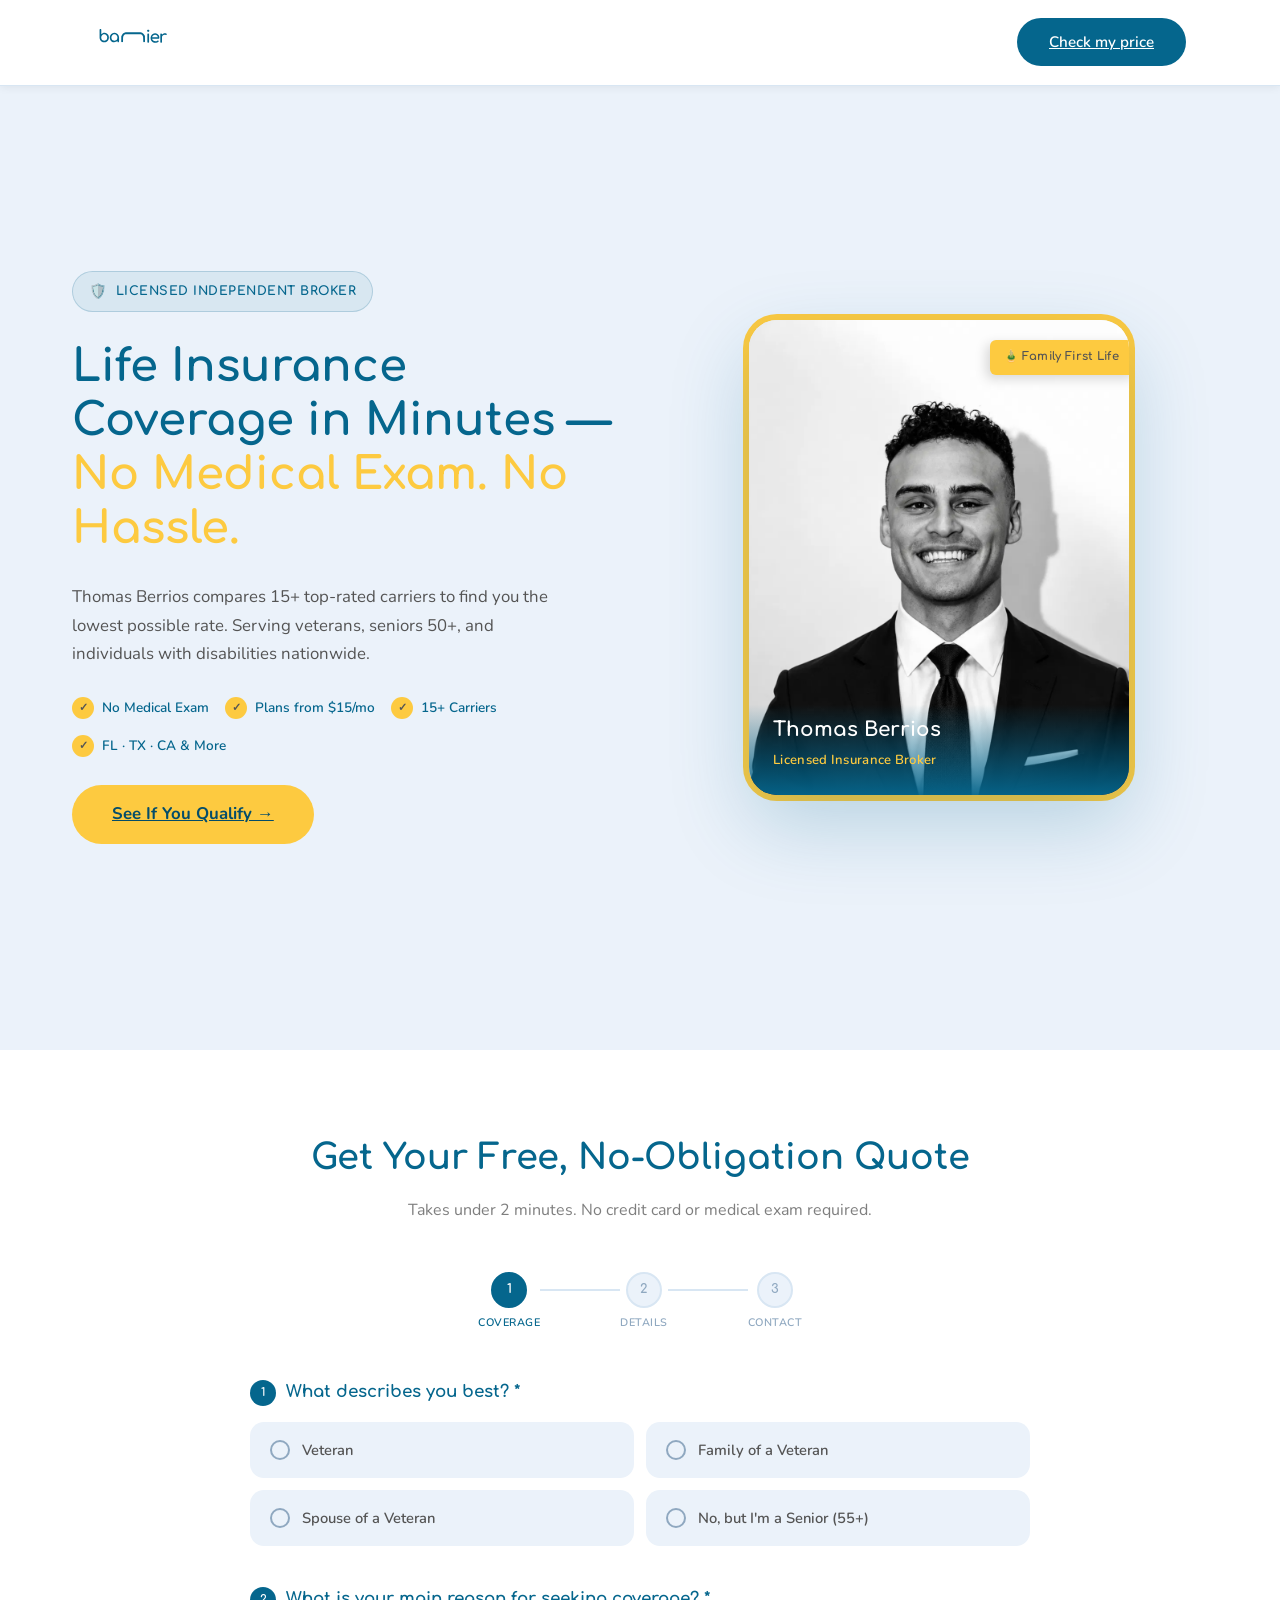
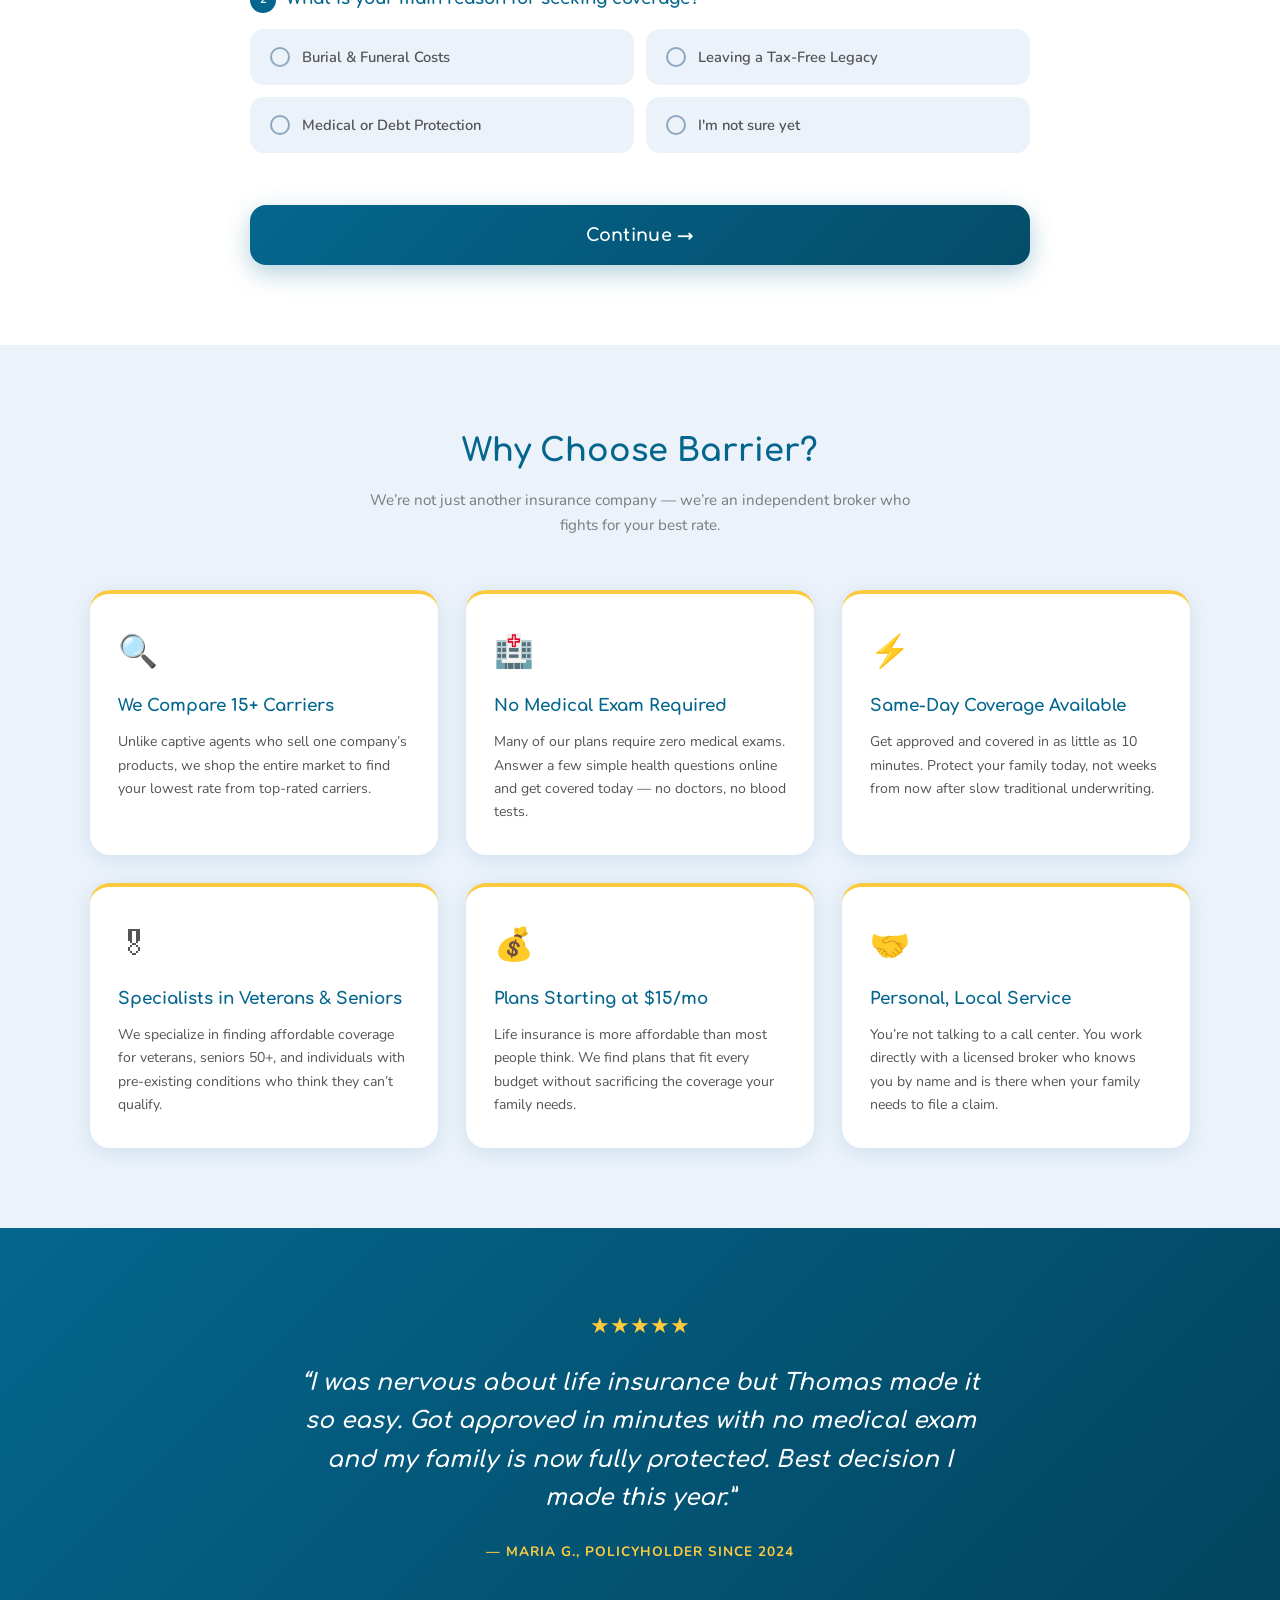
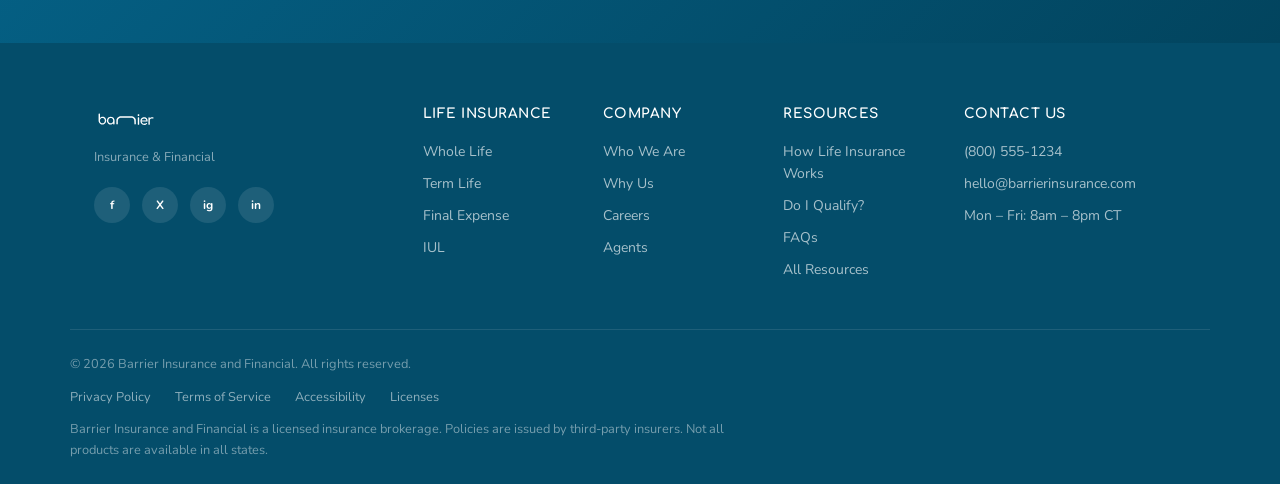
<file: index.html>
<!DOCTYPE html>
<!-- Website Agent: deploy test 2026-06-05 -->
<html lang="en">
<head>
  <meta charset="UTF-8" />
  <meta name="viewport" content="width=device-width, initial-scale=1.0" />
  <title>Barrier Insurance &amp; Financial — Get Your Free Quote</title>
  <link rel="icon" href="logo.svg" type="image/svg+xml" />
  <link rel="stylesheet" href="styles.css" />
  <link href="https://fonts.googleapis.com/css2?family=Comfortaa:wght@400;500;600;700&family=Nunito:wght@300;400;500;600;700;800&display=swap" rel="stylesheet" />
  <!-- Meta Pixel Code -->
  <script>
  !function(f,b,e,v,n,t,s)
  {if(f.fbq)return;n=f.fbq=function(){n.callMethod?
  n.callMethod.apply(n,arguments):n.queue.push(arguments)};
  if(!f._fbq)f._fbq=n;n.push=n;n.loaded=!0;n.version='2.0';
  n.queue=[];t=b.createElement(e);t.async=!0;
  t.src=v;s=b.getElementsByTagName(e)[0];
  s.parentNode.insertBefore(t,s)}(window, document,'script',
  'https://connect.facebook.net/en_US/fbevents.js');
  fbq('init', '1562633865295720');
  fbq('track', 'PageView');
  </script>
  <noscript><img height="1" width="1" style="display:none"
  src="https://www.facebook.com/tr?id=1562633865295720&ev=PageView&noscript=1"
  /></noscript>
  <!-- End Meta Pixel Code -->
</head>
<body>

  <!-- NAV -->
  <header class="nav-wrapper">
    <nav class="nav container">
      <a href="index.html" class="nav-logo">
        <img src="logo.svg" alt="Barrier Insurance and Financial" class="logo-img" />
      </a>
      <a href="index.html" class="btn-primary">Check my price</a>
    </nav>
  </header>

  <!-- HERO -->
  <section class="lp-hero" id="hero">
    <div class="lp-hero-inner">
      <div class="hero-left">
        <div class="hero-badge">Licensed Independent Broker</div>
        <h1>Life Insurance Coverage in Minutes &mdash; <em>No Medical Exam. No Hassle.</em></h1>
        <p>Thomas Berrios compares 15+ top-rated carriers to find you the lowest possible rate. Serving veterans, seniors 50+, and individuals with disabilities nationwide.</p>
        <div class="trust-row">
          <div class="trust-item"><span class="trust-check">&#10003;</span> No Medical Exam</div>
          <div class="trust-item"><span class="trust-check">&#10003;</span> Plans from $15/mo</div>
          <div class="trust-item"><span class="trust-check">&#10003;</span> 15+ Carriers</div>
          <div class="trust-item"><span class="trust-check">&#10003;</span> FL &middot; TX &middot; CA &amp; More</div>
        </div>
        <a href="#quote-form" class="btn-yellow btn-large lp-hero-cta">See If You Qualify &rarr;</a>
      </div>
      <div class="hero-right">
        <div class="photo-card">
          <div class="photo-tag">&#127885; Family First Life</div>
          <img src="imgs/thomas-profile.png" alt="Thomas Berrios — Licensed Insurance Broker" />
          <div class="photo-overlay">
            <div class="photo-name">Thomas Berrios</div>
            <div class="photo-title">Licensed Insurance Broker</div>
          </div>
        </div>
      </div>
    </div>
  </section>

  <!-- QUOTE FORM -->
  <section class="form-section" id="quote-form">
    <div class="form-container">
      <div class="form-header">
        <h2>Get Your Free, No-Obligation Quote</h2>
        <p>Takes under 2 minutes. No credit card or medical exam required.</p>
      </div>

      <div class="step-indicator">
        <div class="step active" id="step-dot-1">
          <div class="step-num">1</div>
          <div class="step-label">Coverage</div>
        </div>
        <div class="step-line" id="step-line-1"></div>
        <div class="step" id="step-dot-2">
          <div class="step-num">2</div>
          <div class="step-label">Details</div>
        </div>
        <div class="step-line" id="step-line-2"></div>
        <div class="step" id="step-dot-3">
          <div class="step-num">3</div>
          <div class="step-label">Contact</div>
        </div>
      </div>

      <form id="quoteForm">

        <!-- Step 1: Coverage -->
        <div class="form-step" id="form-step-1">
          <div class="q-block">
            <div class="q-label">
              <span class="q-num">1</span>
              What describes you best? *
            </div>
            <div class="options-grid" data-field="coverageType" data-required="true">
              <button type="button" class="opt-btn">Veteran</button>
              <button type="button" class="opt-btn">Family of a Veteran</button>
              <button type="button" class="opt-btn">Spouse of a Veteran</button>
              <button type="button" class="opt-btn">No, but I'm a Senior (55+)</button>
            </div>
          </div>
          <div class="q-block">
            <div class="q-label">
              <span class="q-num">2</span>
              What is your main reason for seeking coverage? *
            </div>
            <div class="options-grid" data-field="reason" data-required="true">
              <button type="button" class="opt-btn">Burial &amp; Funeral Costs</button>
              <button type="button" class="opt-btn">Leaving a Tax-Free Legacy</button>
              <button type="button" class="opt-btn">Medical or Debt Protection</button>
              <button type="button" class="opt-btn">I'm not sure yet</button>
            </div>
          </div>
          
          <button type="button" class="submit-btn step-next">Continue &rarr;</button>
        </div>

        <!-- Step 2: Details -->
        <div class="form-step" id="form-step-2" style="display:none">
          <div class="q-block">
            <div class="q-label">
              <span class="q-num">4</span>
              How would you describe your overall health in the last 2 years? *
            </div>
            <div class="options-grid" data-field="health" data-required="true">
              <button type="button" class="opt-btn">Excellent</button>
              <button type="button" class="opt-btn">Good</button>
              <button type="button" class="opt-btn">Fair</button>
              <button type="button" class="opt-btn">I have some conditions</button>
            </div>
          </div>
          <div class="q-block">
            <div class="q-label">
              <span class="q-num">5</span>
              Which monthly budget range best fits your financial goals for this protection? *
            </div>
            <div class="options-grid" data-field="budget" data-required="true">
              <button type="button" class="opt-btn">$75 &ndash; $125 / month (Standard Coverage)</button>
              <button type="button" class="opt-btn">$125 &ndash; $200 / month (Enhanced Coverage)</button>
              <button type="button" class="opt-btn">$200+ / month (Maximum Peace of Mind / Legacy)</button>
            </div>
          </div>
          <div class="q-block">
            <div class="q-label">
              <span class="q-num">6</span>
              Who will be your beneficiary? *
            </div>
            <input type="text" id="beneficiary" class="input-field" placeholder="Enter beneficiary name" required />
          </div>
          <div class="q-block">
            <div class="q-label">
              <span class="q-num">7</span>
              When are you looking to get coverage? *
            </div>
            <div class="options-grid" data-field="timeline" data-required="true">
              <button type="button" class="opt-btn">Immediately (24hrs &ndash; 48hrs)</button>
              <button type="button" class="opt-btn">Within a week</button>
              <button type="button" class="opt-btn">Within the next 30 days</button>
              <button type="button" class="opt-btn">Just researching</button>
            </div>
          </div>
          <button type="button" class="submit-btn step-next">Continue &rarr;</button>
        </div>

        <!-- Step 3: Contact -->
        <div class="form-step" id="form-step-3" style="display:none">
          <div class="q-block">
            <div class="q-label">
              <span class="q-num">8</span>
              Where should we send your quote?
            </div>
            <div class="input-row">
              <input type="text" id="firstName" class="input-field" placeholder="First Name" required />
              <input type="text" id="lastName" class="input-field" placeholder="Last Name" required />
            </div>
            <div class="input-row" style="margin-top:16px">
              <input type="tel" id="phoneNumber" class="input-field" placeholder="Phone Number" required />
              <input type="text" id="zipCode" class="input-field" placeholder="ZIP Code" required />
            </div>
            <input type="email" id="emailAddress" class="input-field" placeholder="Email Address" required style="margin-top:16px" />
          </div>
          <button type="submit" class="submit-btn">&#128274; Get My Free Quote &mdash; No Obligation</button>
          <p class="form-disclaimer">
            By submitting, you agree to our <a href="#">Privacy Policy</a> and <a href="#">Terms of Service</a>.
            We will never sell your information.
          </p>
        </div>

      </form>

      <!-- Success State -->
      <div class="success-screen" id="successScreen">
        <div class="success-icon">&#10003;</div>
        <h2>You&rsquo;re All Set!</h2>
        <p>Thomas will reach out within 24 hours with your personalized quote options. Want to connect sooner?</p>
        <div class="success-cta-row">
          <a href="sms:8135078715" class="btn-primary success-btn">&#128172; Text Me Now</a>
          <a href="https://calendar.app.google/cRn1Cy1Y43CQQ3EU6" target="_blank" rel="noopener" class="btn-yellow success-btn">&#128197; Book a Call</a>
        </div>
      </div>
    </div>
  </section>

  <!-- WHY BARRIER -->
  <section class="why-section">
    <div class="why-container">
      <h2 class="section-title">Why Choose Barrier?</h2>
      <p class="why-sub">We&rsquo;re not just another insurance company &mdash; we&rsquo;re an independent broker who fights for your best rate.</p>
      <div class="why-grid">
        <div class="why-card">
          <span class="why-icon">&#128269;</span>
          <h3>We Compare 15+ Carriers</h3>
          <p>Unlike captive agents who sell one company&rsquo;s products, we shop the entire market to find your lowest rate from top-rated carriers.</p>
        </div>
        <div class="why-card">
          <span class="why-icon">&#127973;</span>
          <h3>No Medical Exam Required</h3>
          <p>Many of our plans require zero medical exams. Answer a few simple health questions online and get covered today &mdash; no doctors, no blood tests.</p>
        </div>
        <div class="why-card">
          <span class="why-icon">&#9889;</span>
          <h3>Same-Day Coverage Available</h3>
          <p>Get approved and covered in as little as 10 minutes. Protect your family today, not weeks from now after slow traditional underwriting.</p>
        </div>
        <div class="why-card">
          <span class="why-icon">&#127894;</span>
          <h3>Specialists in Veterans &amp; Seniors</h3>
          <p>We specialize in finding affordable coverage for veterans, seniors 50+, and individuals with pre-existing conditions who think they can&rsquo;t qualify.</p>
        </div>
        <div class="why-card">
          <span class="why-icon">&#128176;</span>
          <h3>Plans Starting at $15/mo</h3>
          <p>Life insurance is more affordable than most people think. We find plans that fit every budget without sacrificing the coverage your family needs.</p>
        </div>
        <div class="why-card">
          <span class="why-icon">&#129309;</span>
          <h3>Personal, Local Service</h3>
          <p>You&rsquo;re not talking to a call center. You work directly with a licensed broker who knows you by name and is there when your family needs to file a claim.</p>
        </div>
      </div>
    </div>
  </section>

  <!-- TESTIMONIAL -->
  <section class="testimonial-section">
    <div class="stars">&#9733;&#9733;&#9733;&#9733;&#9733;</div>
    <blockquote>I was nervous about life insurance but Thomas made it so easy. Got approved in minutes with no medical exam and my family is now fully protected. Best decision I made this year.</blockquote>
    <div class="testimonial-author">&mdash; Maria G., Policyholder since 2024</div>
  </section>

  <!-- FOOTER -->
  <footer class="footer">
    <div class="container footer-grid">
      <div class="footer-col footer-brand">
        <img src="logo.svg" alt="Barrier Insurance and Financial" class="footer-logo" />
        <p class="footer-tagline">Insurance &amp; Financial</p>
        <div class="footer-social">
          <a href="#" aria-label="Facebook">f</a>
          <a href="#" aria-label="Twitter">X</a>
          <a href="#" aria-label="Instagram">ig</a>
          <a href="#" aria-label="LinkedIn">in</a>
        </div>
      </div>
      <div class="footer-col">
        <h4>Life Insurance</h4>
        <ul>
          <li><a href="whole-life.html">Whole Life</a></li>
          <li><a href="term-life.html">Term Life</a></li>
          <li><a href="final-expense.html">Final Expense</a></li>
          <li><a href="iul.html">IUL</a></li>
        </ul>
      </div>
      <div class="footer-col">
        <h4>Company</h4>
        <ul>
          <li><a href="#">Who We Are</a></li>
          <li><a href="#">Why Us</a></li>
          <li><a href="#">Careers</a></li>
          <li><a href="#">Agents</a></li>
        </ul>
      </div>
      <div class="footer-col">
        <h4>Resources</h4>
        <ul>
          <li><a href="#">How Life Insurance Works</a></li>
          <li><a href="#">Do I Qualify?</a></li>
          <li><a href="#">FAQs</a></li>
          <li><a href="#">All Resources</a></li>
        </ul>
      </div>
      <div class="footer-col">
        <h4>Contact Us</h4>
        <ul>
          <li><a href="tel:+18005551234">(800) 555-1234</a></li>
          <li><a href="mailto:hello@barrierinsurance.com">hello@barrierinsurance.com</a></li>
          <li>Mon &ndash; Fri: 8am &ndash; 8pm CT</li>
        </ul>
      </div>
    </div>
    <div class="footer-legal container">
      <p>&copy; 2026 Barrier Insurance and Financial. All rights reserved.</p>
      <div class="footer-legal-links">
        <a href="#">Privacy Policy</a>
        <a href="#">Terms of Service</a>
        <a href="#">Accessibility</a>
        <a href="#">Licenses</a>
      </div>
      <p class="legal-disclaimer">Barrier Insurance and Financial is a licensed insurance brokerage. Policies are issued by third-party insurers. Not all products are available in all states.</p>
    </div>
  </footer>

  <script src="script.js"></script>
</body>
</html>
</file>
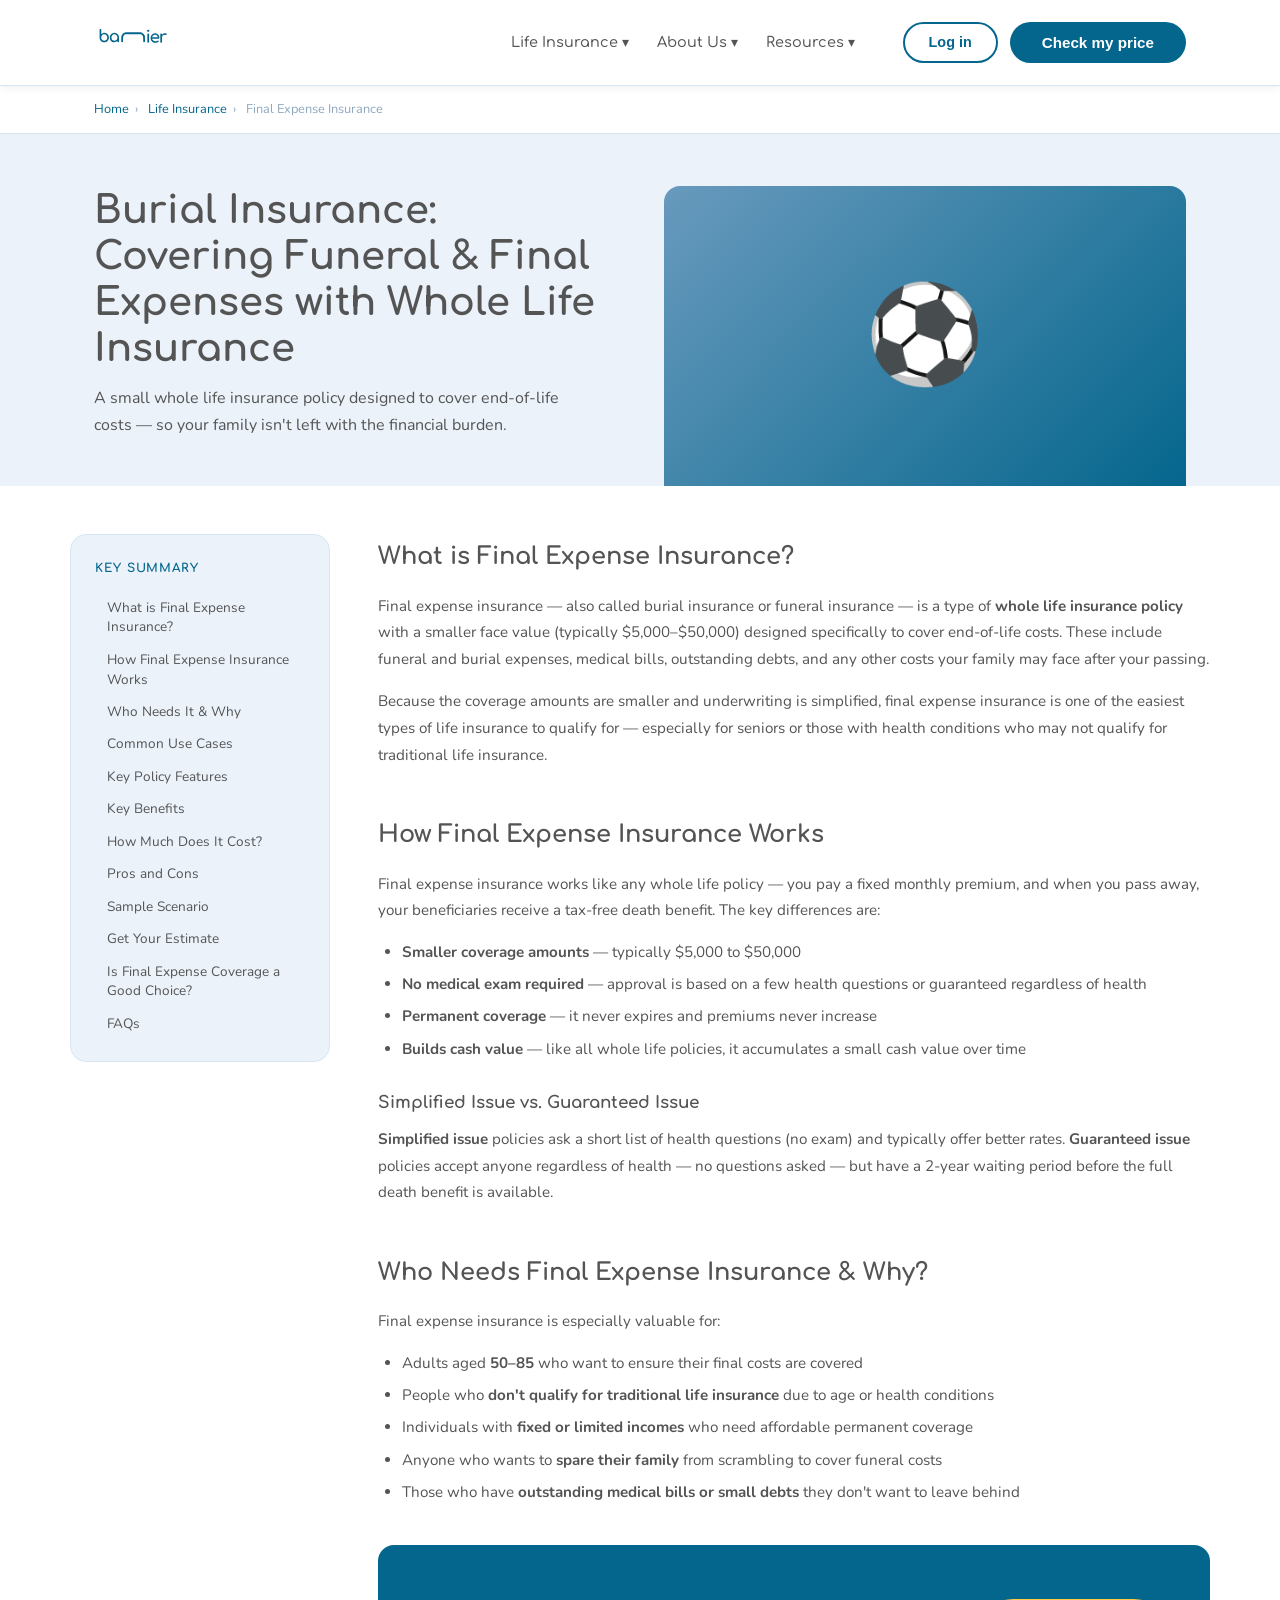
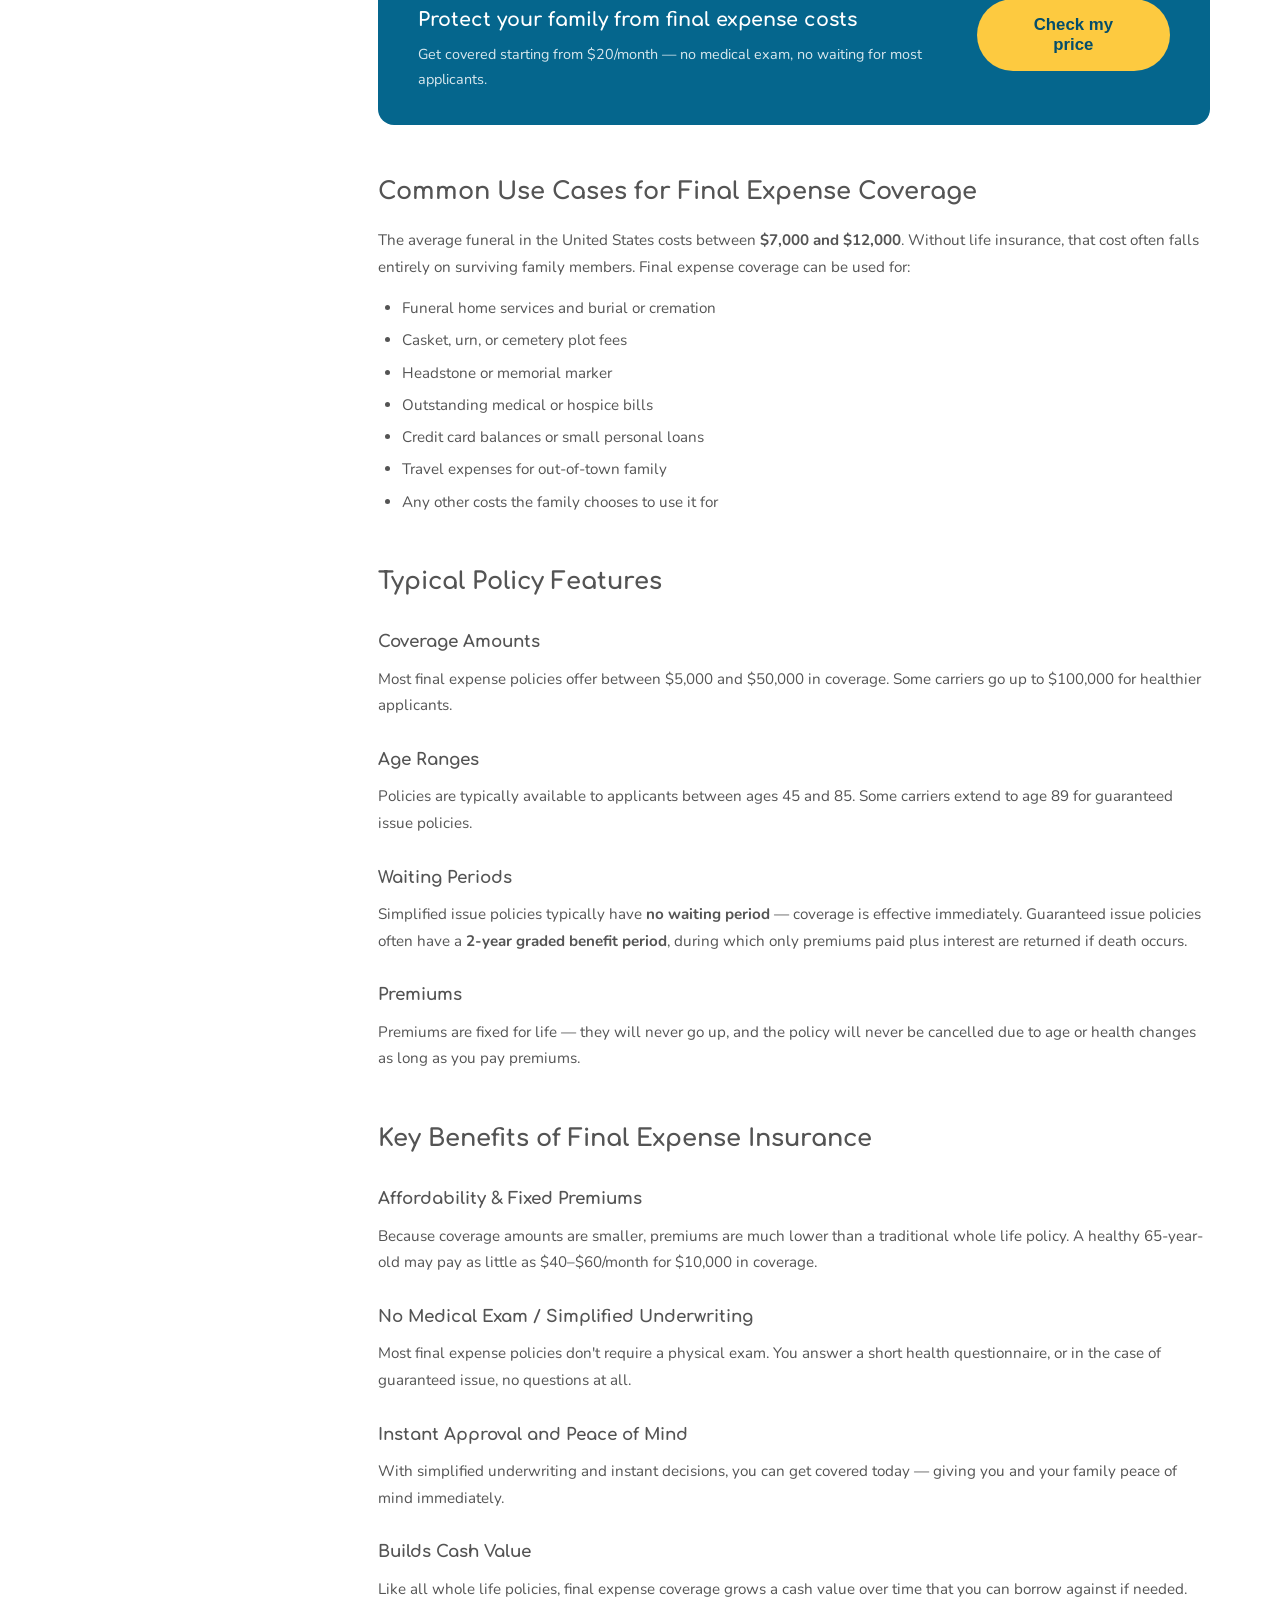
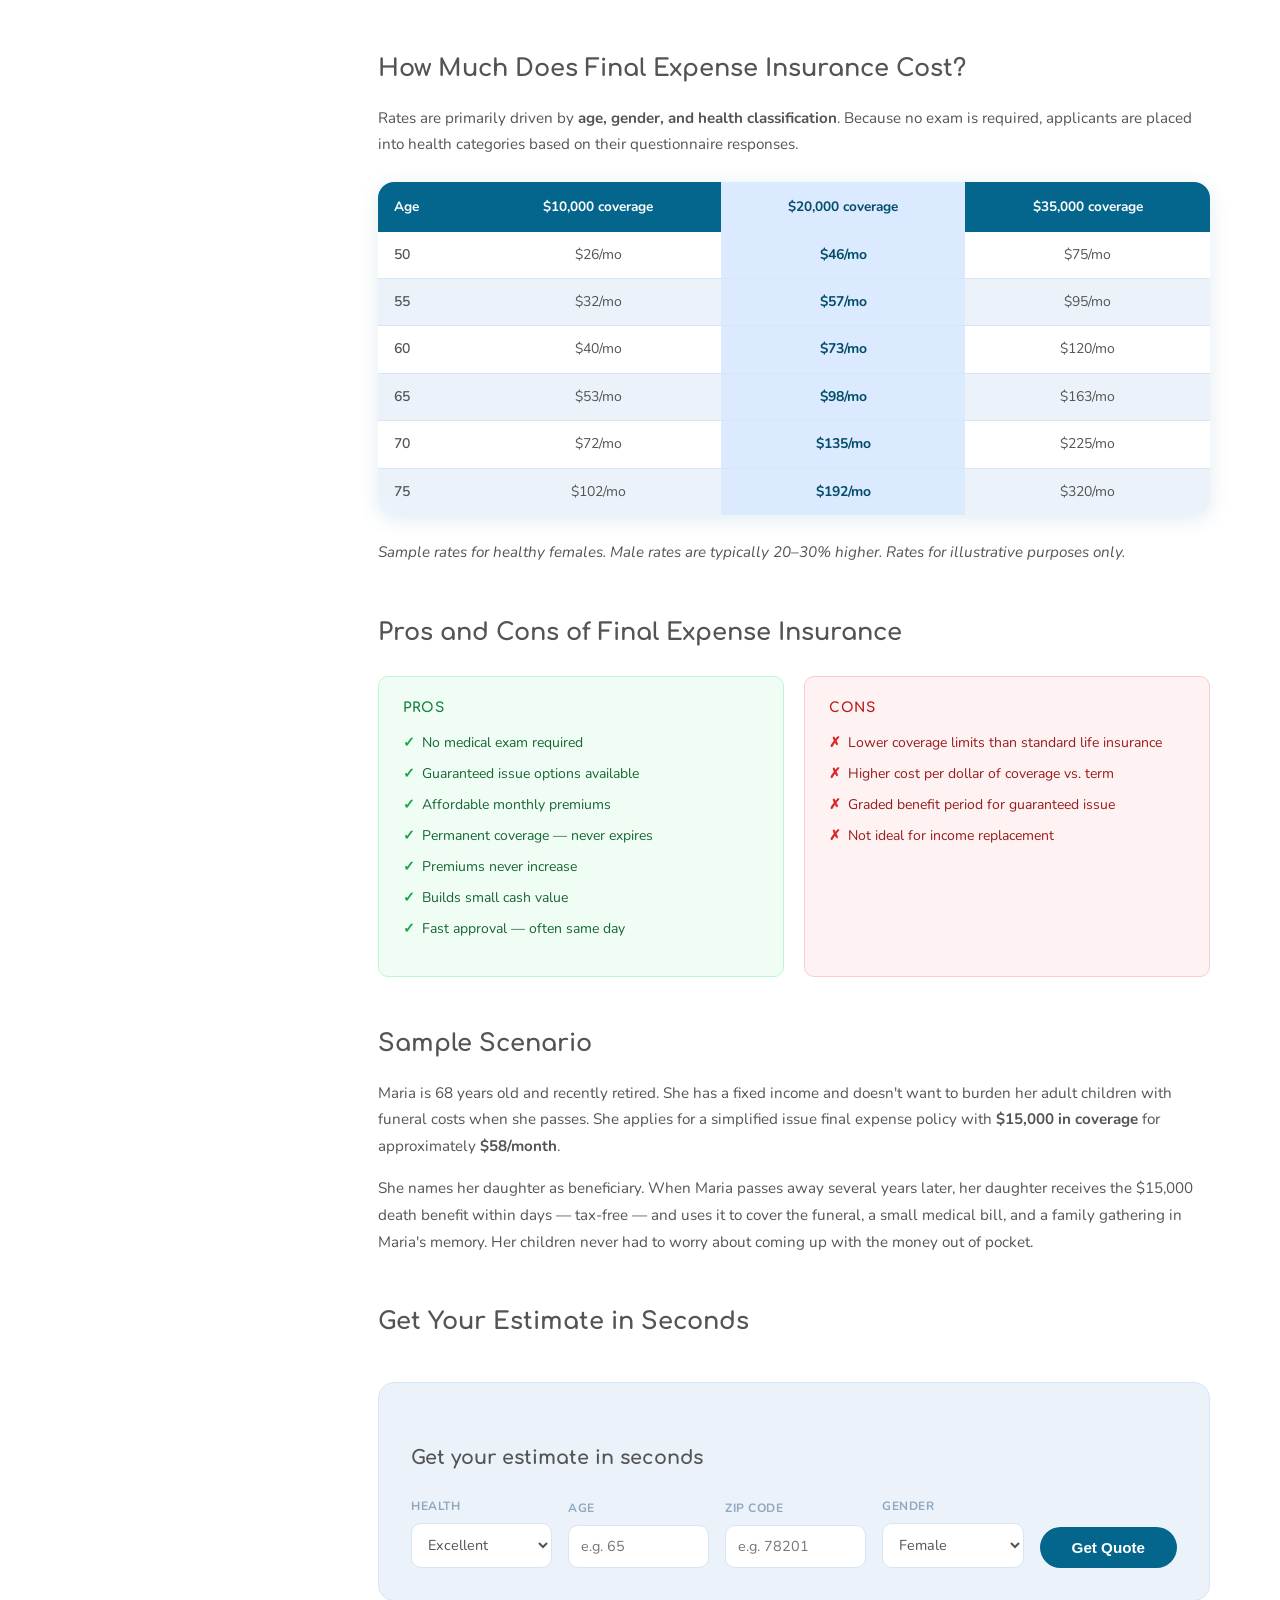
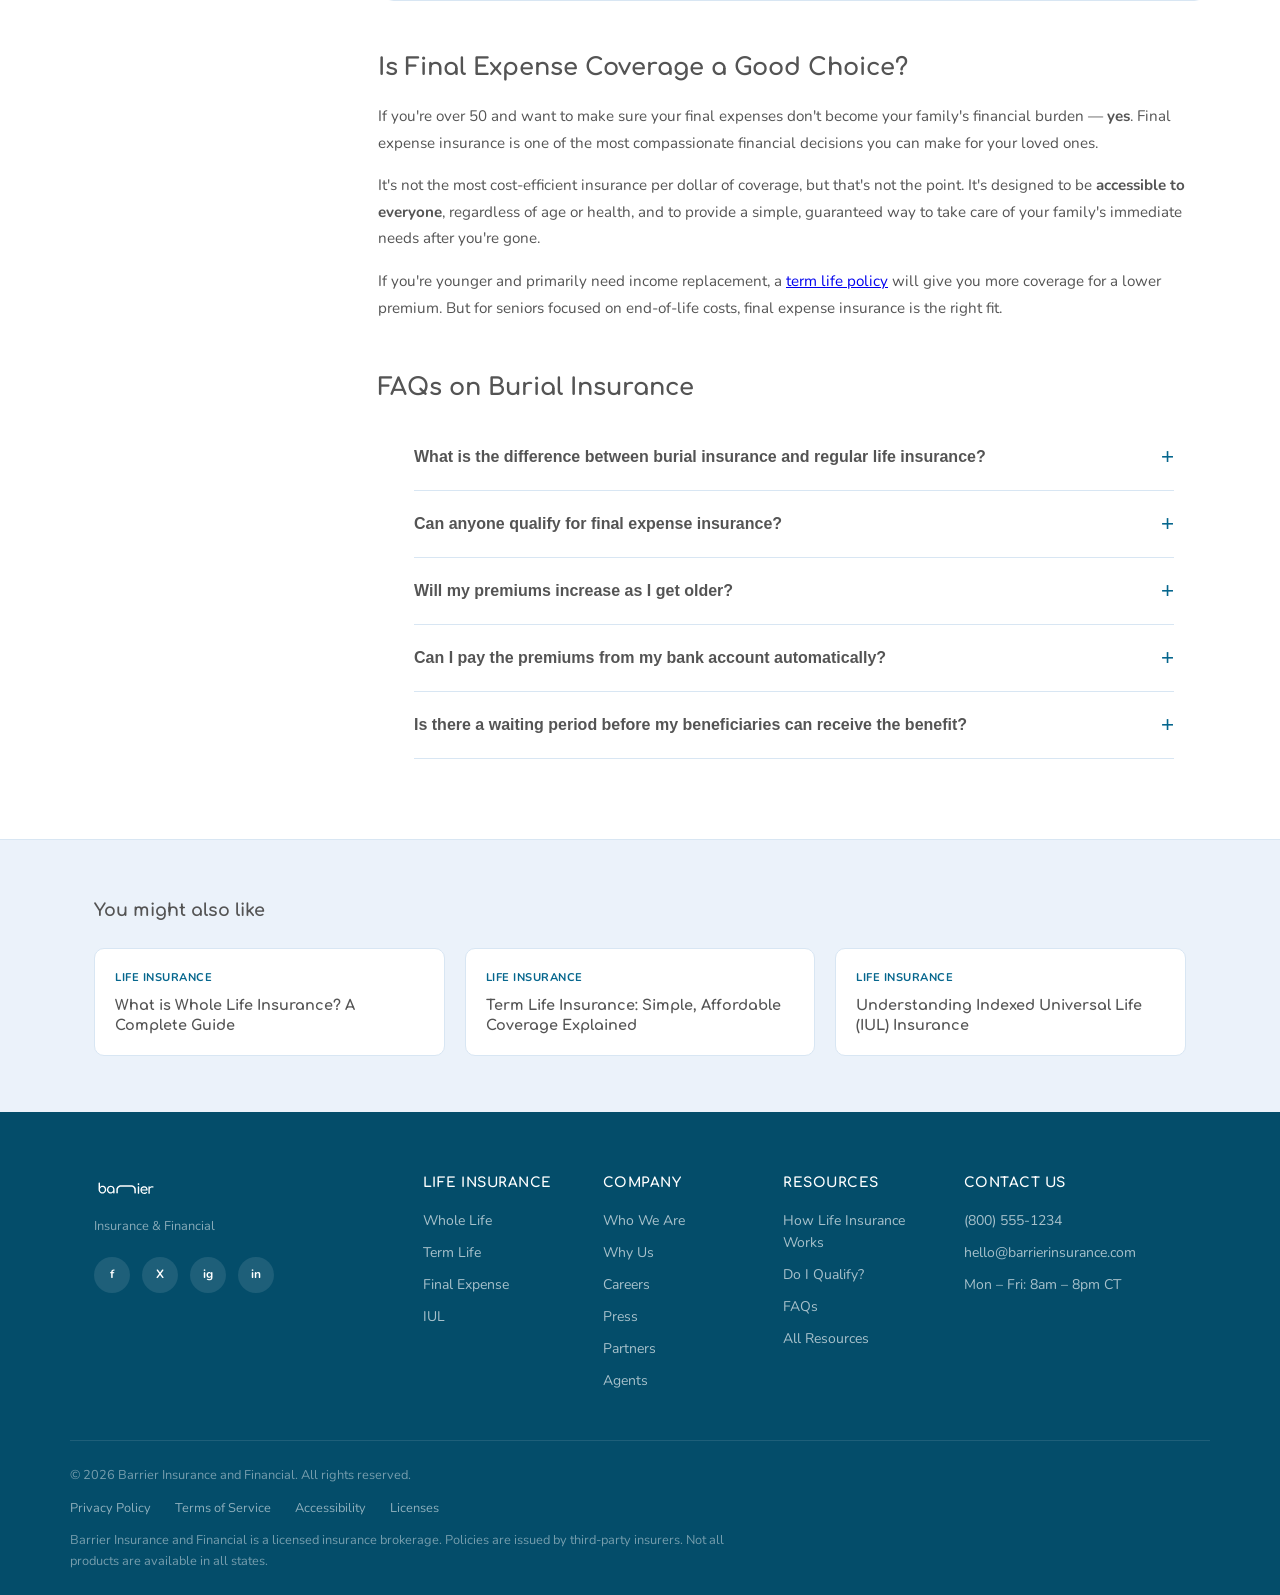
<file: final-expense.html>
<!DOCTYPE html>
<html lang="en">
<head>
  <meta charset="UTF-8" />
  <meta name="viewport" content="width=device-width, initial-scale=1.0" />
  <title>Final Expense Insurance — Barrier Insurance and Financial</title>
  <link rel="icon" href="logo.svg" type="image/svg+xml" />
  <link rel="stylesheet" href="styles.css" />
  <link href="https://fonts.googleapis.com/css2?family=Comfortaa:wght@400;500;600;700&family=Nunito:wght@300;400;500;600;700;800&display=swap" rel="stylesheet" />
  <!-- Meta Pixel Code -->
  <script>
  !function(f,b,e,v,n,t,s)
  {if(f.fbq)return;n=f.fbq=function(){n.callMethod?
  n.callMethod.apply(n,arguments):n.queue.push(arguments)};
  if(!f._fbq)f._fbq=n;n.push=n;n.loaded=!0;n.version='2.0';
  n.queue=[];t=b.createElement(e);t.async=!0;
  t.src=v;s=b.getElementsByTagName(e)[0];
  s.parentNode.insertBefore(t,s)}(window, document,'script',
  'https://connect.facebook.net/en_US/fbevents.js');
  fbq('init', '1562633865295720');
  fbq('track', 'PageView');
  </script>
  <noscript><img height="1" width="1" style="display:none"
  src="https://www.facebook.com/tr?id=1562633865295720&ev=PageView&noscript=1"
  /></noscript>
  <!-- End Meta Pixel Code -->
</head>
<body>

  <!-- NAV -->
  <header class="nav-wrapper">
    <nav class="nav container">
      <a href="index.html" class="nav-logo">
        <img src="logo.svg" alt="Barrier Insurance and Financial" class="logo-img" />
      </a>
      <ul class="nav-links">
        <li class="nav-dropdown">
          <a href="#">Life Insurance &#9662;</a>
          <ul class="dropdown-menu">
            <li><a href="whole-life.html">Whole Life</a></li>
            <li><a href="term-life.html">Term Life</a></li>
            <li><a href="final-expense.html">Final Expense</a></li>
            <li><a href="iul.html">IUL</a></li>
          </ul>
        </li>
        <li class="nav-dropdown">
          <a href="#">About Us &#9662;</a>
          <ul class="dropdown-menu">
            <li><a href="#">Who We Are</a></li>
            <li><a href="#">Why Us</a></li>
          </ul>
        </li>
        <li class="nav-dropdown">
          <a href="#">Resources &#9662;</a>
          <ul class="dropdown-menu">
            <li><a href="#">How Life Insurance Works</a></li>
            <li><a href="#">Do I Qualify?</a></li>
            <li><a href="#">All Resources</a></li>
          </ul>
        </li>
      </ul>
      <div class="nav-actions">
        <button class="btn-ghost">Log in</button>
        <button class="btn-primary">Check my price</button>
      </div>
      <button class="nav-hamburger" id="menuToggle" aria-label="Open menu">&#9776;</button>
    </nav>
    <div class="mobile-menu" id="mobileMenu">
      <span class="mobile-section">Life Insurance</span>
      <a href="whole-life.html" class="mobile-sub">Whole Life</a>
      <a href="term-life.html" class="mobile-sub">Term Life</a>
      <a href="final-expense.html" class="mobile-sub">Final Expense</a>
      <a href="iul.html" class="mobile-sub">IUL</a>
      <span class="mobile-section">About Us</span>
      <a href="#" class="mobile-sub">Who We Are</a>
      <a href="#" class="mobile-sub">Why Us</a>
      <span class="mobile-section">Resources</span>
      <a href="#" class="mobile-sub">How Life Insurance Works</a>
      <a href="#" class="mobile-sub">Do I Qualify?</a>
      <a href="#" class="mobile-sub">All Resources</a>
      <a href="#" class="mobile-cta">Check my price</a>
    </div>
  </header>

  <!-- BREADCRUMB -->
  <div class="breadcrumb">
    <div class="container">
      <a href="index.html">Home</a><span class="sep">›</span>
      <a href="#">Life Insurance</a><span class="sep">›</span>
      Final Expense Insurance
    </div>
  </div>

  <!-- HERO -->
  <section class="article-hero">
    <div class="container article-hero-inner">
      <div class="article-hero-content">
        <h1>Burial Insurance: Covering Funeral &amp; Final Expenses with Whole Life Insurance</h1>
        <p>A small whole life insurance policy designed to cover end-of-life costs — so your family isn't left with the financial burden.</p>
      </div>
      <div class="article-hero-img">&#9917;</div>
    </div>
  </section>

  <!-- ARTICLE LAYOUT -->
  <div class="container article-layout">

    <!-- SIDEBAR TOC -->
    <aside class="toc-sidebar">
      <div class="toc-box">
        <h4>Key Summary</h4>
        <ul>
          <li><a href="#what-is">What is Final Expense Insurance?</a></li>
          <li><a href="#how-it-works">How Final Expense Insurance Works</a></li>
          <li><a href="#who-needs">Who Needs It &amp; Why</a></li>
          <li><a href="#coverage">Common Use Cases</a></li>
          <li><a href="#key-features">Key Policy Features</a></li>
          <li><a href="#key-benefits">Key Benefits</a></li>
          <li><a href="#how-much">How Much Does It Cost?</a></li>
          <li><a href="#pros-cons">Pros and Cons</a></li>
          <li><a href="#sample">Sample Scenario</a></li>
          <li><a href="#estimate">Get Your Estimate</a></li>
          <li><a href="#is-it-worth">Is Final Expense Coverage a Good Choice?</a></li>
          <li><a href="#faq">FAQs</a></li>
        </ul>
      </div>
    </aside>

    <!-- MAIN CONTENT -->
    <article class="article-content">

      <h2 id="what-is">What is Final Expense Insurance?</h2>
      <p>Final expense insurance — also called burial insurance or funeral insurance — is a type of <strong>whole life insurance policy</strong> with a smaller face value (typically $5,000–$50,000) designed specifically to cover end-of-life costs. These include funeral and burial expenses, medical bills, outstanding debts, and any other costs your family may face after your passing.</p>
      <p>Because the coverage amounts are smaller and underwriting is simplified, final expense insurance is one of the easiest types of life insurance to qualify for — especially for seniors or those with health conditions who may not qualify for traditional life insurance.</p>

      <h2 id="how-it-works">How Final Expense Insurance Works</h2>
      <p>Final expense insurance works like any whole life policy — you pay a fixed monthly premium, and when you pass away, your beneficiaries receive a tax-free death benefit. The key differences are:</p>
      <ul>
        <li><strong>Smaller coverage amounts</strong> — typically $5,000 to $50,000</li>
        <li><strong>No medical exam required</strong> — approval is based on a few health questions or guaranteed regardless of health</li>
        <li><strong>Permanent coverage</strong> — it never expires and premiums never increase</li>
        <li><strong>Builds cash value</strong> — like all whole life policies, it accumulates a small cash value over time</li>
      </ul>
      <h3>Simplified Issue vs. Guaranteed Issue</h3>
      <p><strong>Simplified issue</strong> policies ask a short list of health questions (no exam) and typically offer better rates. <strong>Guaranteed issue</strong> policies accept anyone regardless of health — no questions asked — but have a 2-year waiting period before the full death benefit is available.</p>

      <h2 id="who-needs">Who Needs Final Expense Insurance &amp; Why?</h2>
      <p>Final expense insurance is especially valuable for:</p>
      <ul>
        <li>Adults aged <strong>50–85</strong> who want to ensure their final costs are covered</li>
        <li>People who <strong>don't qualify for traditional life insurance</strong> due to age or health conditions</li>
        <li>Individuals with <strong>fixed or limited incomes</strong> who need affordable permanent coverage</li>
        <li>Anyone who wants to <strong>spare their family</strong> from scrambling to cover funeral costs</li>
        <li>Those who have <strong>outstanding medical bills or small debts</strong> they don't want to leave behind</li>
      </ul>

      <!-- CTA BOX -->
      <div class="article-cta">
        <div class="article-cta-text">
          <h3>Protect your family from final expense costs</h3>
          <p>Get covered starting from $20/month — no medical exam, no waiting for most applicants.</p>
        </div>
        <button class="btn-yellow btn-large">Check my price</button>
      </div>

      <h2 id="coverage">Common Use Cases for Final Expense Coverage</h2>
      <p>The average funeral in the United States costs between <strong>$7,000 and $12,000</strong>. Without life insurance, that cost often falls entirely on surviving family members. Final expense coverage can be used for:</p>
      <ul>
        <li>Funeral home services and burial or cremation</li>
        <li>Casket, urn, or cemetery plot fees</li>
        <li>Headstone or memorial marker</li>
        <li>Outstanding medical or hospice bills</li>
        <li>Credit card balances or small personal loans</li>
        <li>Travel expenses for out-of-town family</li>
        <li>Any other costs the family chooses to use it for</li>
      </ul>

      <h2 id="key-features">Typical Policy Features</h2>
      <h3>Coverage Amounts</h3>
      <p>Most final expense policies offer between $5,000 and $50,000 in coverage. Some carriers go up to $100,000 for healthier applicants.</p>
      <h3>Age Ranges</h3>
      <p>Policies are typically available to applicants between ages 45 and 85. Some carriers extend to age 89 for guaranteed issue policies.</p>
      <h3>Waiting Periods</h3>
      <p>Simplified issue policies typically have <strong>no waiting period</strong> — coverage is effective immediately. Guaranteed issue policies often have a <strong>2-year graded benefit period</strong>, during which only premiums paid plus interest are returned if death occurs.</p>
      <h3>Premiums</h3>
      <p>Premiums are fixed for life — they will never go up, and the policy will never be cancelled due to age or health changes as long as you pay premiums.</p>

      <h2 id="key-benefits">Key Benefits of Final Expense Insurance</h2>
      <h3>Affordability &amp; Fixed Premiums</h3>
      <p>Because coverage amounts are smaller, premiums are much lower than a traditional whole life policy. A healthy 65-year-old may pay as little as $40–$60/month for $10,000 in coverage.</p>
      <h3>No Medical Exam / Simplified Underwriting</h3>
      <p>Most final expense policies don't require a physical exam. You answer a short health questionnaire, or in the case of guaranteed issue, no questions at all.</p>
      <h3>Instant Approval and Peace of Mind</h3>
      <p>With simplified underwriting and instant decisions, you can get covered today — giving you and your family peace of mind immediately.</p>
      <h3>Builds Cash Value</h3>
      <p>Like all whole life policies, final expense coverage grows a cash value over time that you can borrow against if needed.</p>

      <h2 id="how-much">How Much Does Final Expense Insurance Cost?</h2>
      <p>Rates are primarily driven by <strong>age, gender, and health classification</strong>. Because no exam is required, applicants are placed into health categories based on their questionnaire responses.</p>

      <table class="pricing-table">
        <thead>
          <tr>
            <th>Age</th>
            <th>$10,000 coverage</th>
            <th class="col-highlight">$20,000 coverage</th>
            <th>$35,000 coverage</th>
          </tr>
        </thead>
        <tbody>
          <tr>
            <td>50</td>
            <td>$26/mo</td>
            <td class="col-highlight">$46/mo</td>
            <td>$75/mo</td>
          </tr>
          <tr>
            <td>55</td>
            <td>$32/mo</td>
            <td class="col-highlight">$57/mo</td>
            <td>$95/mo</td>
          </tr>
          <tr>
            <td>60</td>
            <td>$40/mo</td>
            <td class="col-highlight">$73/mo</td>
            <td>$120/mo</td>
          </tr>
          <tr>
            <td>65</td>
            <td>$53/mo</td>
            <td class="col-highlight">$98/mo</td>
            <td>$163/mo</td>
          </tr>
          <tr>
            <td>70</td>
            <td>$72/mo</td>
            <td class="col-highlight">$135/mo</td>
            <td>$225/mo</td>
          </tr>
          <tr>
            <td>75</td>
            <td>$102/mo</td>
            <td class="col-highlight">$192/mo</td>
            <td>$320/mo</td>
          </tr>
        </tbody>
      </table>
      <p><em>Sample rates for healthy females. Male rates are typically 20–30% higher. Rates for illustrative purposes only.</em></p>

      <h2 id="pros-cons">Pros and Cons of Final Expense Insurance</h2>
      <div class="pros-cons">
        <div class="pros-box">
          <h4>Pros</h4>
          <ul>
            <li>No medical exam required</li>
            <li>Guaranteed issue options available</li>
            <li>Affordable monthly premiums</li>
            <li>Permanent coverage — never expires</li>
            <li>Premiums never increase</li>
            <li>Builds small cash value</li>
            <li>Fast approval — often same day</li>
          </ul>
        </div>
        <div class="cons-box">
          <h4>Cons</h4>
          <ul>
            <li>Lower coverage limits than standard life insurance</li>
            <li>Higher cost per dollar of coverage vs. term</li>
            <li>Graded benefit period for guaranteed issue</li>
            <li>Not ideal for income replacement</li>
          </ul>
        </div>
      </div>

      <h2 id="sample">Sample Scenario</h2>
      <p>Maria is 68 years old and recently retired. She has a fixed income and doesn't want to burden her adult children with funeral costs when she passes. She applies for a simplified issue final expense policy with <strong>$15,000 in coverage</strong> for approximately <strong>$58/month</strong>.</p>
      <p>She names her daughter as beneficiary. When Maria passes away several years later, her daughter receives the $15,000 death benefit within days — tax-free — and uses it to cover the funeral, a small medical bill, and a family gathering in Maria's memory. Her children never had to worry about coming up with the money out of pocket.</p>

      <h2 id="estimate">Get Your Estimate in Seconds</h2>
      <div class="estimate-widget">
        <h3>Get your estimate in seconds</h3>
        <div class="estimate-form">
          <div class="estimate-field">
            <label>Health</label>
            <select>
              <option>Excellent</option>
              <option>Good</option>
              <option>Average</option>
            </select>
          </div>
          <div class="estimate-field">
            <label>Age</label>
            <input type="number" placeholder="e.g. 65" min="45" max="89" />
          </div>
          <div class="estimate-field">
            <label>Zip Code</label>
            <input type="text" placeholder="e.g. 78201" maxlength="5" />
          </div>
          <div class="estimate-field">
            <label>Gender</label>
            <select>
              <option>Female</option>
              <option>Male</option>
            </select>
          </div>
          <div>
            <button class="btn-primary" style="white-space:nowrap">Get Quote</button>
          </div>
        </div>
      </div>

      <h2 id="is-it-worth">Is Final Expense Coverage a Good Choice?</h2>
      <p>If you're over 50 and want to make sure your final expenses don't become your family's financial burden — <strong>yes</strong>. Final expense insurance is one of the most compassionate financial decisions you can make for your loved ones.</p>
      <p>It's not the most cost-efficient insurance per dollar of coverage, but that's not the point. It's designed to be <strong>accessible to everyone</strong>, regardless of age or health, and to provide a simple, guaranteed way to take care of your family's immediate needs after you're gone.</p>
      <p>If you're younger and primarily need income replacement, a <a href="term-life.html">term life policy</a> will give you more coverage for a lower premium. But for seniors focused on end-of-life costs, final expense insurance is the right fit.</p>

      <!-- FAQ -->
      <h2 id="faq">FAQs on Burial Insurance</h2>
      <div class="faq-list">
        <div class="faq-item">
          <button class="faq-question" aria-expanded="false">
            What is the difference between burial insurance and regular life insurance?
            <span class="faq-icon">+</span>
          </button>
          <div class="faq-answer">
            <p>Burial insurance is a type of whole life insurance with smaller coverage amounts (usually $5,000–$50,000) designed specifically for final expenses. Regular life insurance can provide much larger death benefits and is often used for income replacement. Burial insurance requires little to no underwriting, making it accessible to older adults and those with health issues.</p>
          </div>
        </div>
        <div class="faq-item">
          <button class="faq-question" aria-expanded="false">
            Can anyone qualify for final expense insurance?
            <span class="faq-icon">+</span>
          </button>
          <div class="faq-answer">
            <p>Simplified issue policies accept most applicants based on a short health questionnaire. Guaranteed issue policies accept everyone between eligible ages (typically 45–85) with no health questions at all. This makes final expense coverage available to virtually anyone.</p>
          </div>
        </div>
        <div class="faq-item">
          <button class="faq-question" aria-expanded="false">
            Will my premiums increase as I get older?
            <span class="faq-icon">+</span>
          </button>
          <div class="faq-answer">
            <p>No. Final expense insurance is a whole life policy — your premiums are fixed for the life of the policy and will never increase, regardless of your age or any changes to your health.</p>
          </div>
        </div>
        <div class="faq-item">
          <button class="faq-question" aria-expanded="false">
            Can I pay the premiums from my bank account automatically?
            <span class="faq-icon">+</span>
          </button>
          <div class="faq-answer">
            <p>Yes. Most carriers offer automatic bank draft (ACH) payments. This is the most convenient option and often comes with a small premium discount. You can also pay by check or money order in most cases.</p>
          </div>
        </div>
        <div class="faq-item">
          <button class="faq-question" aria-expanded="false">
            Is there a waiting period before my beneficiaries can receive the benefit?
            <span class="faq-icon">+</span>
          </button>
          <div class="faq-answer">
            <p>It depends on the policy type. <strong>Simplified issue</strong> policies typically have no waiting period — coverage is effective immediately. <strong>Guaranteed issue</strong> policies usually have a 2-year graded benefit period: if you pass away in the first two years, your beneficiaries receive the premiums paid plus interest (not the full death benefit). After the two years, the full benefit is paid.</p>
          </div>
        </div>
      </div>

    </article>
  </div>

  <!-- RELATED ARTICLES -->
  <section class="related-articles">
    <div class="container">
      <h3>You might also like</h3>
      <div class="related-grid">
        <a href="whole-life.html" class="related-card">
          <span class="tag">Life Insurance</span>
          <h4>What is Whole Life Insurance? A Complete Guide</h4>
        </a>
        <a href="term-life.html" class="related-card">
          <span class="tag">Life Insurance</span>
          <h4>Term Life Insurance: Simple, Affordable Coverage Explained</h4>
        </a>
        <a href="iul.html" class="related-card">
          <span class="tag">Life Insurance</span>
          <h4>Understanding Indexed Universal Life (IUL) Insurance</h4>
        </a>
      </div>
    </div>
  </section>

  <!-- FOOTER -->
  <footer class="footer">
    <div class="container footer-grid">
      <div class="footer-col footer-brand">
        <img src="logo.svg" alt="Barrier Insurance and Financial" class="footer-logo" />
        <p class="footer-tagline">Insurance &amp; Financial</p>
        <div class="footer-social">
          <a href="#" aria-label="Facebook">f</a>
          <a href="#" aria-label="Twitter">X</a>
          <a href="#" aria-label="Instagram">ig</a>
          <a href="#" aria-label="LinkedIn">in</a>
        </div>
      </div>
      <div class="footer-col">
        <h4>Life Insurance</h4>
        <ul>
          <li><a href="whole-life.html">Whole Life</a></li>
          <li><a href="term-life.html">Term Life</a></li>
          <li><a href="final-expense.html">Final Expense</a></li>
          <li><a href="iul.html">IUL</a></li>
        </ul>
      </div>
      <div class="footer-col">
        <h4>Company</h4>
        <ul>
          <li><a href="#">Who We Are</a></li>
          <li><a href="#">Why Us</a></li>
          <li><a href="#">Careers</a></li>
          <li><a href="#">Press</a></li>
          <li><a href="#">Partners</a></li>
          <li><a href="#">Agents</a></li>
        </ul>
      </div>
      <div class="footer-col">
        <h4>Resources</h4>
        <ul>
          <li><a href="#">How Life Insurance Works</a></li>
          <li><a href="#">Do I Qualify?</a></li>
          <li><a href="#">FAQs</a></li>
          <li><a href="#">All Resources</a></li>
        </ul>
      </div>
      <div class="footer-col">
        <h4>Contact Us</h4>
        <ul>
          <li><a href="tel:+18005551234">(800) 555-1234</a></li>
          <li><a href="mailto:hello@barrierinsurance.com">hello@barrierinsurance.com</a></li>
          <li>Mon – Fri: 8am – 8pm CT</li>
        </ul>
      </div>
    </div>
    <div class="footer-legal container">
      <p>&copy; 2026 Barrier Insurance and Financial. All rights reserved.</p>
      <div class="footer-legal-links">
        <a href="#">Privacy Policy</a>
        <a href="#">Terms of Service</a>
        <a href="#">Accessibility</a>
        <a href="#">Licenses</a>
      </div>
      <p class="legal-disclaimer">Barrier Insurance and Financial is a licensed insurance brokerage. Policies are issued by third-party insurers. Not all products are available in all states.</p>
    </div>
  </footer>

  <script src="script.js"></script>
</body>
</html>
</file>
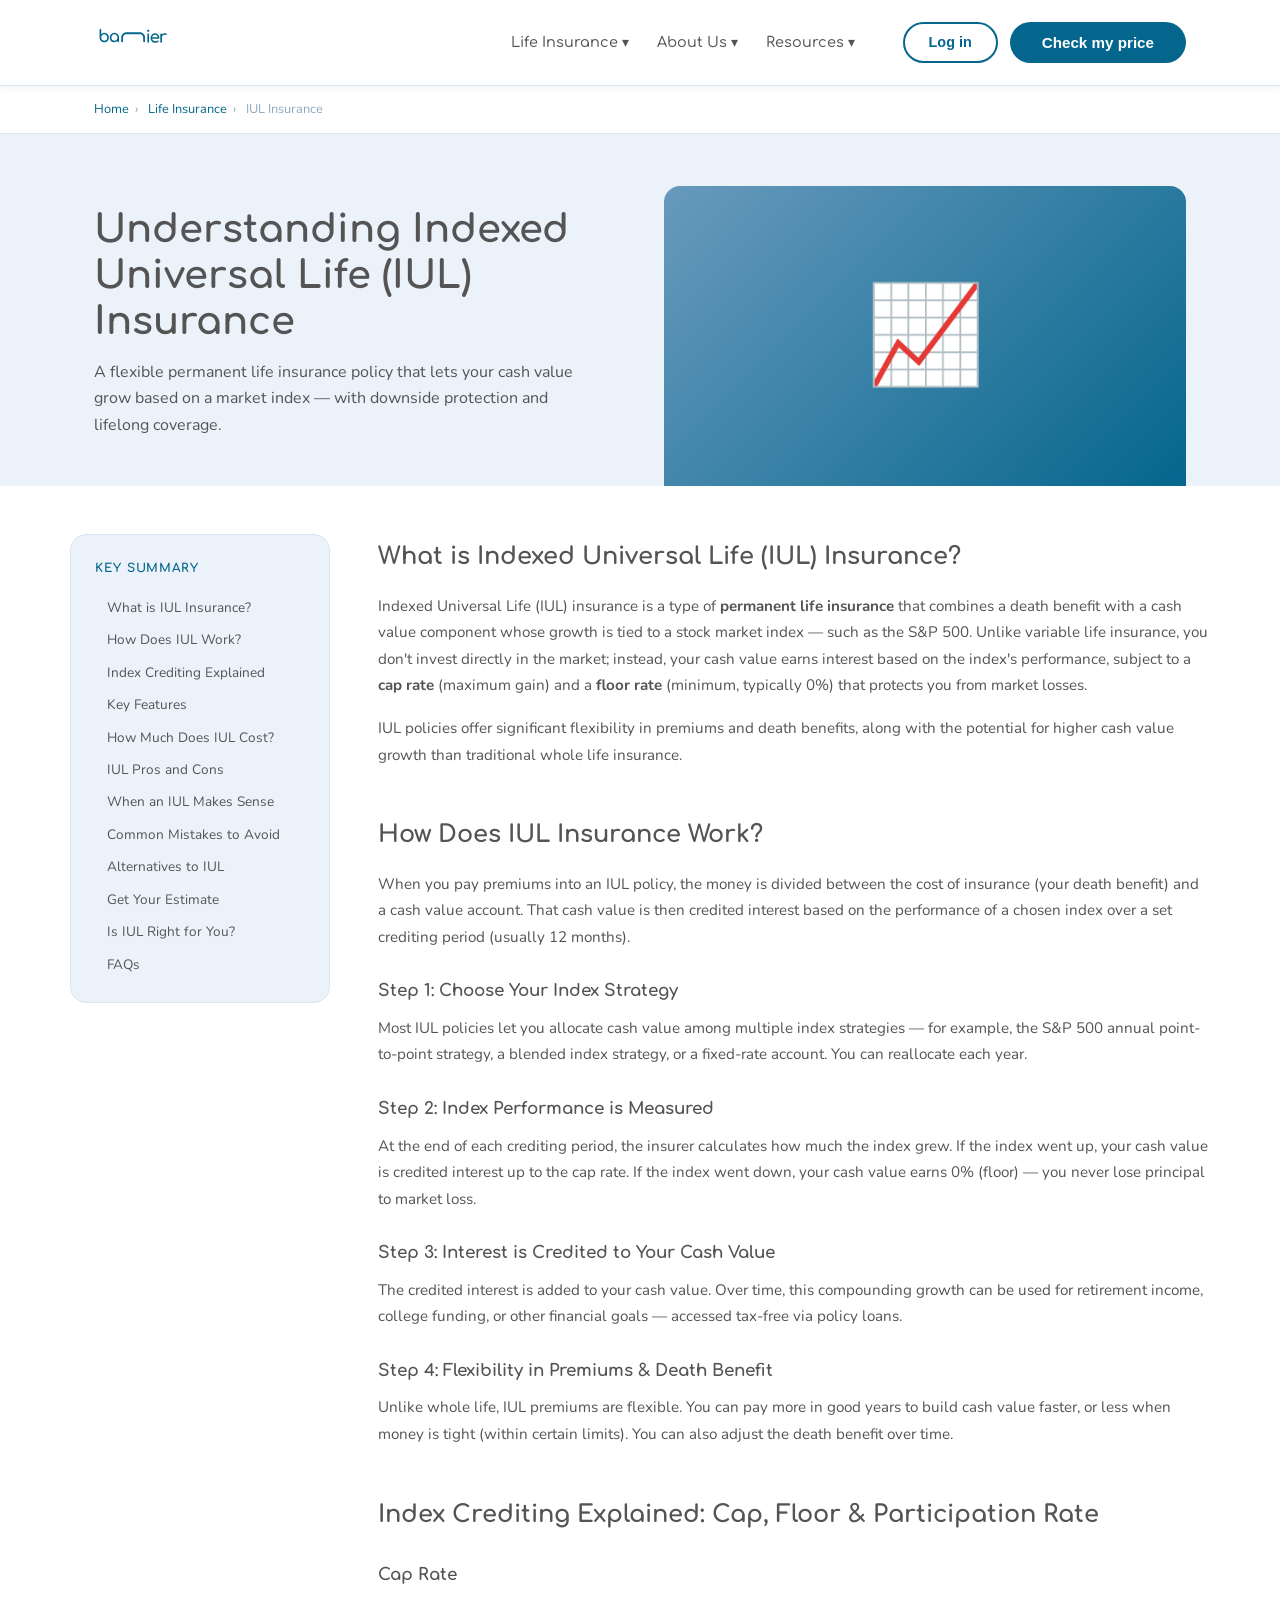
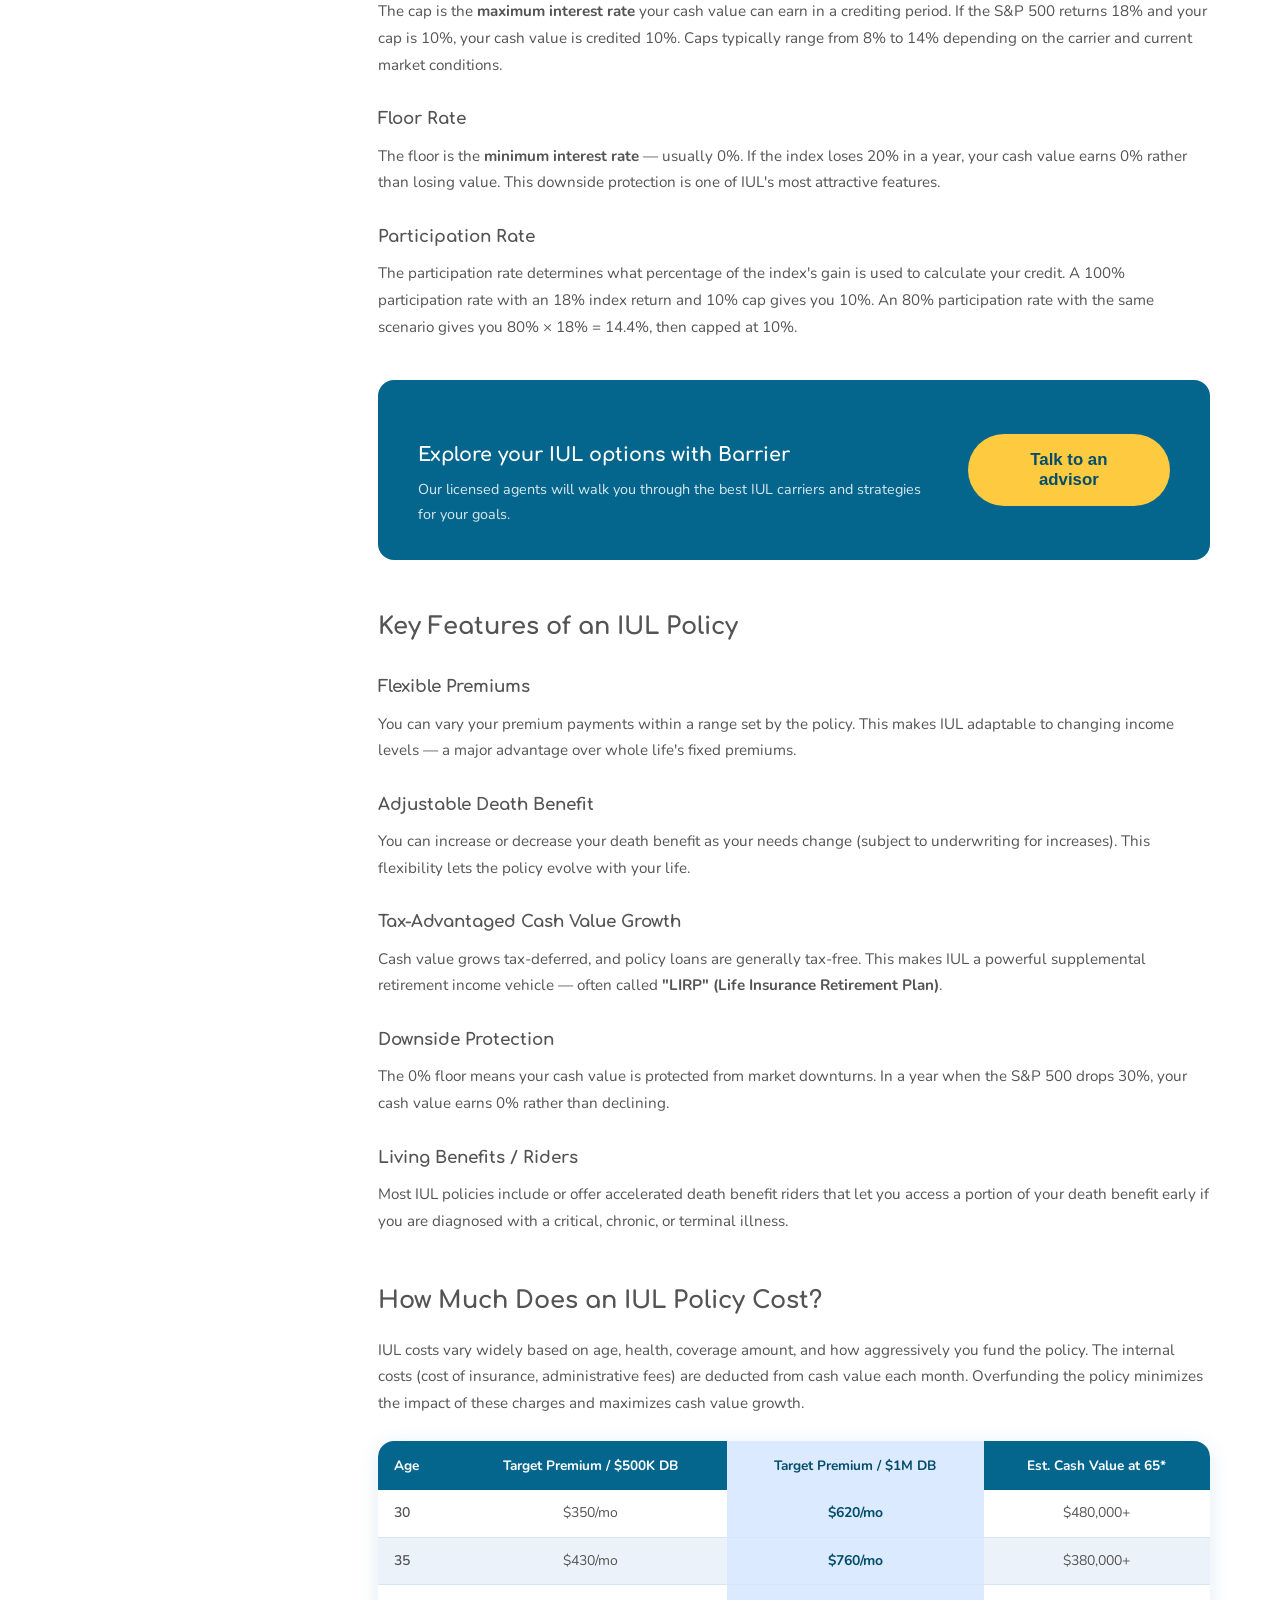
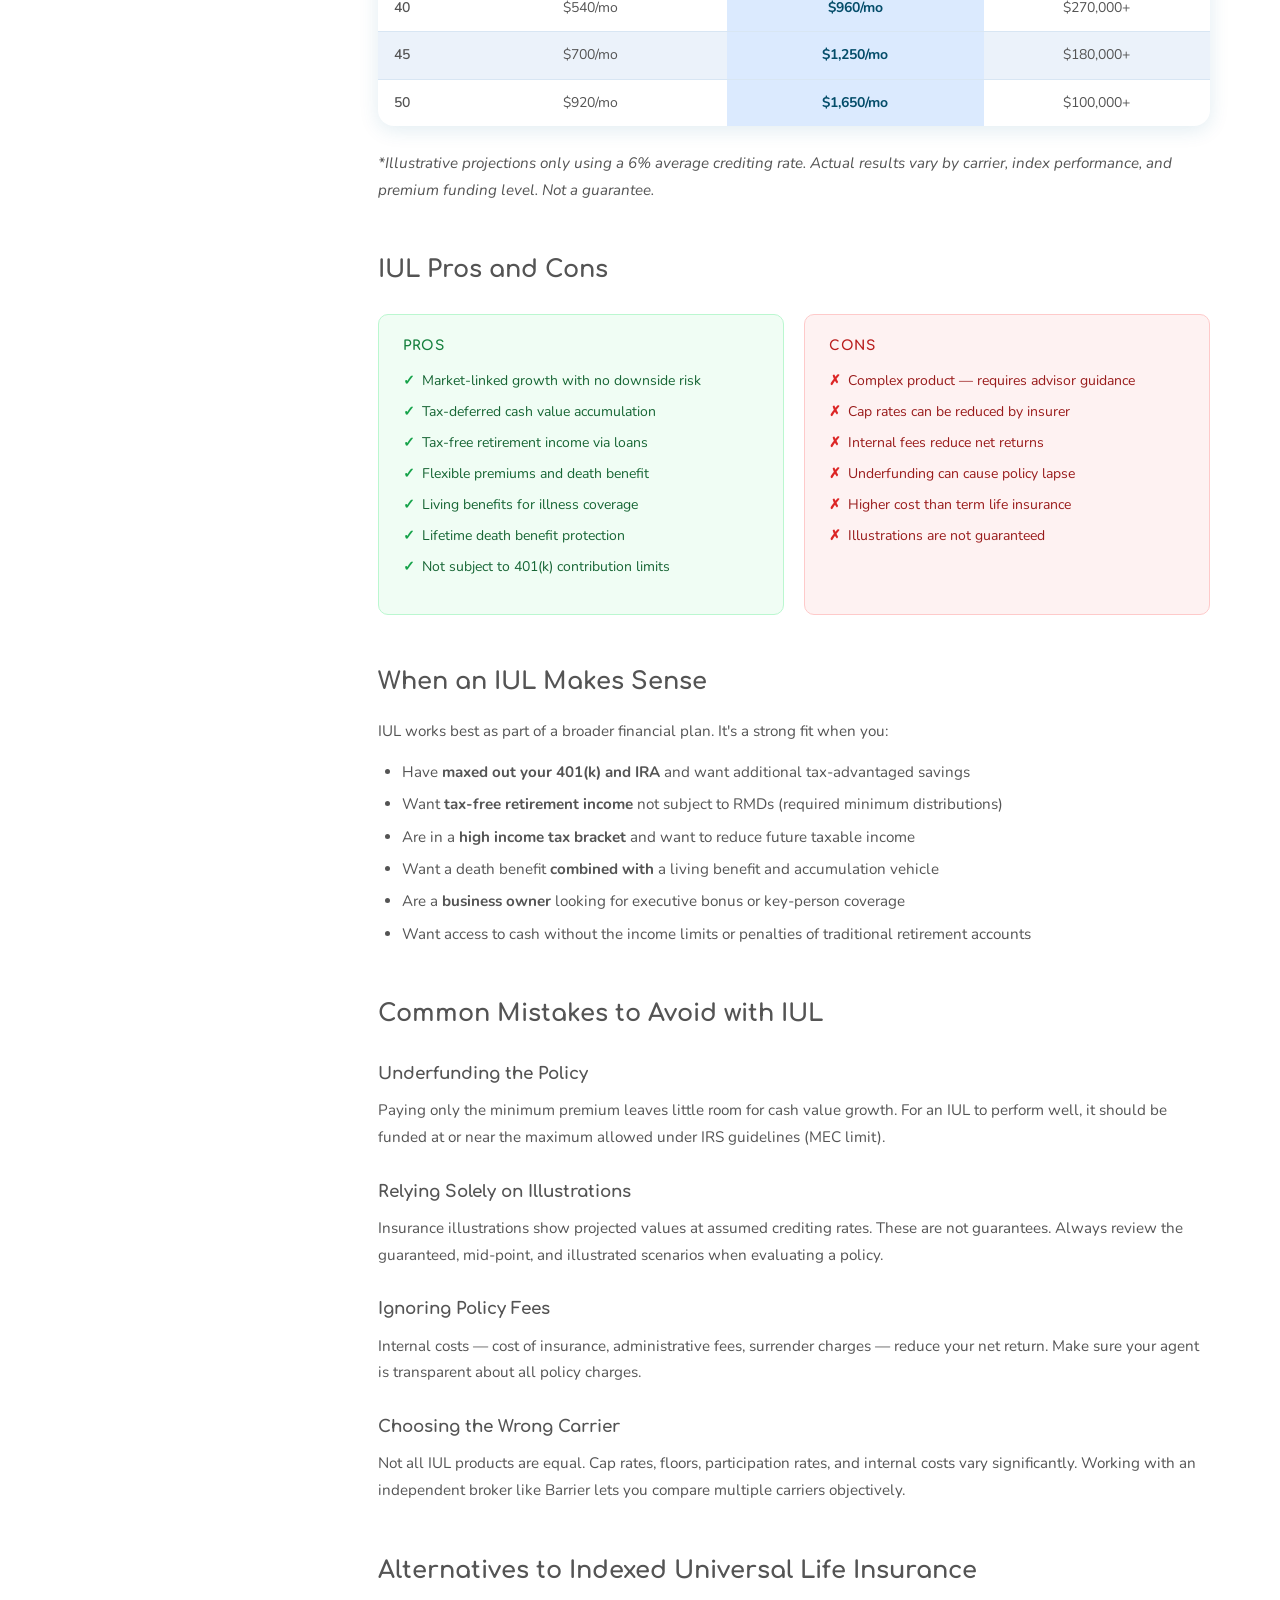
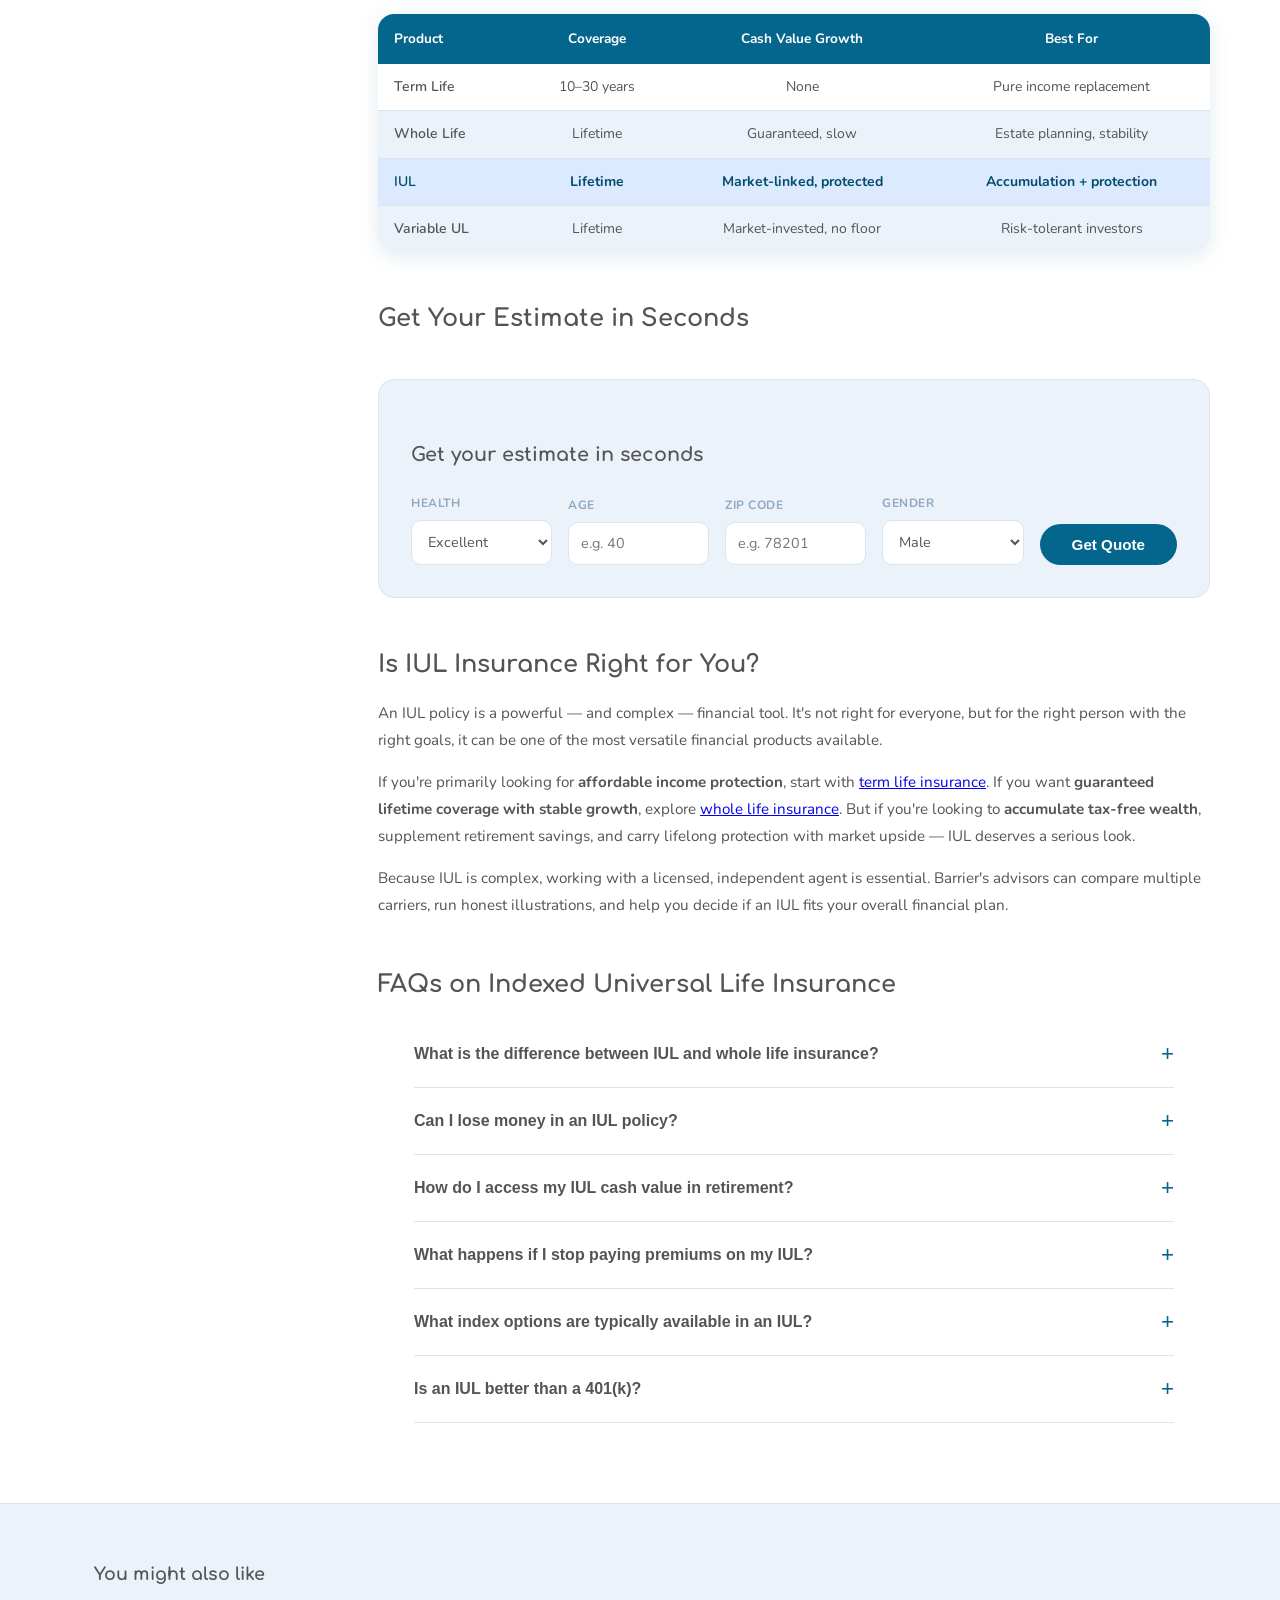
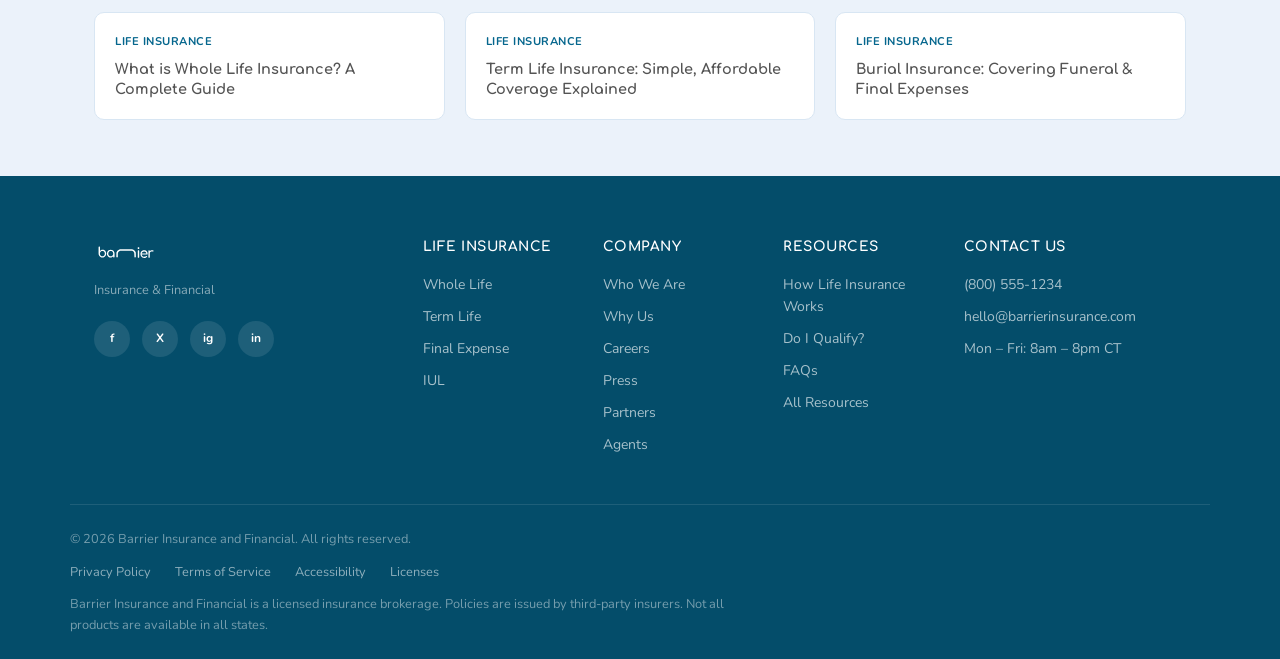
<file: iul.html>
<!DOCTYPE html>
<html lang="en">
<head>
  <meta charset="UTF-8" />
  <meta name="viewport" content="width=device-width, initial-scale=1.0" />
  <title>IUL Insurance — Barrier Insurance and Financial</title>
  <link rel="icon" href="logo.svg" type="image/svg+xml" />
  <link rel="stylesheet" href="styles.css" />
  <link href="https://fonts.googleapis.com/css2?family=Comfortaa:wght@400;500;600;700&family=Nunito:wght@300;400;500;600;700;800&display=swap" rel="stylesheet" />
  <!-- Meta Pixel Code -->
  <script>
  !function(f,b,e,v,n,t,s)
  {if(f.fbq)return;n=f.fbq=function(){n.callMethod?
  n.callMethod.apply(n,arguments):n.queue.push(arguments)};
  if(!f._fbq)f._fbq=n;n.push=n;n.loaded=!0;n.version='2.0';
  n.queue=[];t=b.createElement(e);t.async=!0;
  t.src=v;s=b.getElementsByTagName(e)[0];
  s.parentNode.insertBefore(t,s)}(window, document,'script',
  'https://connect.facebook.net/en_US/fbevents.js');
  fbq('init', '1562633865295720');
  fbq('track', 'PageView');
  </script>
  <noscript><img height="1" width="1" style="display:none"
  src="https://www.facebook.com/tr?id=1562633865295720&ev=PageView&noscript=1"
  /></noscript>
  <!-- End Meta Pixel Code -->
</head>
<body>

  <!-- NAV -->
  <header class="nav-wrapper">
    <nav class="nav container">
      <a href="index.html" class="nav-logo">
        <img src="logo.svg" alt="Barrier Insurance and Financial" class="logo-img" />
      </a>
      <ul class="nav-links">
        <li class="nav-dropdown">
          <a href="#">Life Insurance &#9662;</a>
          <ul class="dropdown-menu">
            <li><a href="whole-life.html">Whole Life</a></li>
            <li><a href="term-life.html">Term Life</a></li>
            <li><a href="final-expense.html">Final Expense</a></li>
            <li><a href="iul.html">IUL</a></li>
          </ul>
        </li>
        <li class="nav-dropdown">
          <a href="#">About Us &#9662;</a>
          <ul class="dropdown-menu">
            <li><a href="#">Who We Are</a></li>
            <li><a href="#">Why Us</a></li>
          </ul>
        </li>
        <li class="nav-dropdown">
          <a href="#">Resources &#9662;</a>
          <ul class="dropdown-menu">
            <li><a href="#">How Life Insurance Works</a></li>
            <li><a href="#">Do I Qualify?</a></li>
            <li><a href="#">All Resources</a></li>
          </ul>
        </li>
      </ul>
      <div class="nav-actions">
        <button class="btn-ghost">Log in</button>
        <button class="btn-primary">Check my price</button>
      </div>
      <button class="nav-hamburger" id="menuToggle" aria-label="Open menu">&#9776;</button>
    </nav>
    <div class="mobile-menu" id="mobileMenu">
      <span class="mobile-section">Life Insurance</span>
      <a href="whole-life.html" class="mobile-sub">Whole Life</a>
      <a href="term-life.html" class="mobile-sub">Term Life</a>
      <a href="final-expense.html" class="mobile-sub">Final Expense</a>
      <a href="iul.html" class="mobile-sub">IUL</a>
      <span class="mobile-section">About Us</span>
      <a href="#" class="mobile-sub">Who We Are</a>
      <a href="#" class="mobile-sub">Why Us</a>
      <span class="mobile-section">Resources</span>
      <a href="#" class="mobile-sub">How Life Insurance Works</a>
      <a href="#" class="mobile-sub">Do I Qualify?</a>
      <a href="#" class="mobile-sub">All Resources</a>
      <a href="#" class="mobile-cta">Check my price</a>
    </div>
  </header>

  <!-- BREADCRUMB -->
  <div class="breadcrumb">
    <div class="container">
      <a href="index.html">Home</a><span class="sep">›</span>
      <a href="#">Life Insurance</a><span class="sep">›</span>
      IUL Insurance
    </div>
  </div>

  <!-- HERO -->
  <section class="article-hero">
    <div class="container article-hero-inner">
      <div class="article-hero-content">
        <h1>Understanding Indexed Universal Life (IUL) Insurance</h1>
        <p>A flexible permanent life insurance policy that lets your cash value grow based on a market index — with downside protection and lifelong coverage.</p>
      </div>
      <div class="article-hero-img">&#128200;</div>
    </div>
  </section>

  <!-- ARTICLE LAYOUT -->
  <div class="container article-layout">

    <!-- SIDEBAR TOC -->
    <aside class="toc-sidebar">
      <div class="toc-box">
        <h4>Key Summary</h4>
        <ul>
          <li><a href="#what-is">What is IUL Insurance?</a></li>
          <li><a href="#how-it-works">How Does IUL Work?</a></li>
          <li><a href="#index-crediting">Index Crediting Explained</a></li>
          <li><a href="#key-features">Key Features</a></li>
          <li><a href="#how-much">How Much Does IUL Cost?</a></li>
          <li><a href="#pros-cons">IUL Pros and Cons</a></li>
          <li><a href="#when-makes-sense">When an IUL Makes Sense</a></li>
          <li><a href="#mistakes">Common Mistakes to Avoid</a></li>
          <li><a href="#alternatives">Alternatives to IUL</a></li>
          <li><a href="#estimate">Get Your Estimate</a></li>
          <li><a href="#is-it-right">Is IUL Right for You?</a></li>
          <li><a href="#faq">FAQs</a></li>
        </ul>
      </div>
    </aside>

    <!-- MAIN CONTENT -->
    <article class="article-content">

      <h2 id="what-is">What is Indexed Universal Life (IUL) Insurance?</h2>
      <p>Indexed Universal Life (IUL) insurance is a type of <strong>permanent life insurance</strong> that combines a death benefit with a cash value component whose growth is tied to a stock market index — such as the S&amp;P 500. Unlike variable life insurance, you don't invest directly in the market; instead, your cash value earns interest based on the index's performance, subject to a <strong>cap rate</strong> (maximum gain) and a <strong>floor rate</strong> (minimum, typically 0%) that protects you from market losses.</p>
      <p>IUL policies offer significant flexibility in premiums and death benefits, along with the potential for higher cash value growth than traditional whole life insurance.</p>

      <h2 id="how-it-works">How Does IUL Insurance Work?</h2>
      <p>When you pay premiums into an IUL policy, the money is divided between the cost of insurance (your death benefit) and a cash value account. That cash value is then credited interest based on the performance of a chosen index over a set crediting period (usually 12 months).</p>
      <h3>Step 1: Choose Your Index Strategy</h3>
      <p>Most IUL policies let you allocate cash value among multiple index strategies — for example, the S&amp;P 500 annual point-to-point strategy, a blended index strategy, or a fixed-rate account. You can reallocate each year.</p>
      <h3>Step 2: Index Performance is Measured</h3>
      <p>At the end of each crediting period, the insurer calculates how much the index grew. If the index went up, your cash value is credited interest up to the cap rate. If the index went down, your cash value earns 0% (floor) — you never lose principal to market loss.</p>
      <h3>Step 3: Interest is Credited to Your Cash Value</h3>
      <p>The credited interest is added to your cash value. Over time, this compounding growth can be used for retirement income, college funding, or other financial goals — accessed tax-free via policy loans.</p>
      <h3>Step 4: Flexibility in Premiums &amp; Death Benefit</h3>
      <p>Unlike whole life, IUL premiums are flexible. You can pay more in good years to build cash value faster, or less when money is tight (within certain limits). You can also adjust the death benefit over time.</p>

      <h2 id="index-crediting">Index Crediting Explained: Cap, Floor &amp; Participation Rate</h2>
      <h3>Cap Rate</h3>
      <p>The cap is the <strong>maximum interest rate</strong> your cash value can earn in a crediting period. If the S&amp;P 500 returns 18% and your cap is 10%, your cash value is credited 10%. Caps typically range from 8% to 14% depending on the carrier and current market conditions.</p>
      <h3>Floor Rate</h3>
      <p>The floor is the <strong>minimum interest rate</strong> — usually 0%. If the index loses 20% in a year, your cash value earns 0% rather than losing value. This downside protection is one of IUL's most attractive features.</p>
      <h3>Participation Rate</h3>
      <p>The participation rate determines what percentage of the index's gain is used to calculate your credit. A 100% participation rate with an 18% index return and 10% cap gives you 10%. An 80% participation rate with the same scenario gives you 80% × 18% = 14.4%, then capped at 10%.</p>

      <!-- CTA BOX -->
      <div class="article-cta">
        <div class="article-cta-text">
          <h3>Explore your IUL options with Barrier</h3>
          <p>Our licensed agents will walk you through the best IUL carriers and strategies for your goals.</p>
        </div>
        <button class="btn-yellow btn-large">Talk to an advisor</button>
      </div>

      <h2 id="key-features">Key Features of an IUL Policy</h2>
      <h3>Flexible Premiums</h3>
      <p>You can vary your premium payments within a range set by the policy. This makes IUL adaptable to changing income levels — a major advantage over whole life's fixed premiums.</p>
      <h3>Adjustable Death Benefit</h3>
      <p>You can increase or decrease your death benefit as your needs change (subject to underwriting for increases). This flexibility lets the policy evolve with your life.</p>
      <h3>Tax-Advantaged Cash Value Growth</h3>
      <p>Cash value grows tax-deferred, and policy loans are generally tax-free. This makes IUL a powerful supplemental retirement income vehicle — often called <strong>"LIRP" (Life Insurance Retirement Plan)</strong>.</p>
      <h3>Downside Protection</h3>
      <p>The 0% floor means your cash value is protected from market downturns. In a year when the S&amp;P 500 drops 30%, your cash value earns 0% rather than declining.</p>
      <h3>Living Benefits / Riders</h3>
      <p>Most IUL policies include or offer accelerated death benefit riders that let you access a portion of your death benefit early if you are diagnosed with a critical, chronic, or terminal illness.</p>

      <h2 id="how-much">How Much Does an IUL Policy Cost?</h2>
      <p>IUL costs vary widely based on age, health, coverage amount, and how aggressively you fund the policy. The internal costs (cost of insurance, administrative fees) are deducted from cash value each month. Overfunding the policy minimizes the impact of these charges and maximizes cash value growth.</p>

      <table class="pricing-table">
        <thead>
          <tr>
            <th>Age</th>
            <th>Target Premium / $500K DB</th>
            <th class="col-highlight">Target Premium / $1M DB</th>
            <th>Est. Cash Value at 65*</th>
          </tr>
        </thead>
        <tbody>
          <tr>
            <td>30</td>
            <td>$350/mo</td>
            <td class="col-highlight">$620/mo</td>
            <td>$480,000+</td>
          </tr>
          <tr>
            <td>35</td>
            <td>$430/mo</td>
            <td class="col-highlight">$760/mo</td>
            <td>$380,000+</td>
          </tr>
          <tr>
            <td>40</td>
            <td>$540/mo</td>
            <td class="col-highlight">$960/mo</td>
            <td>$270,000+</td>
          </tr>
          <tr>
            <td>45</td>
            <td>$700/mo</td>
            <td class="col-highlight">$1,250/mo</td>
            <td>$180,000+</td>
          </tr>
          <tr>
            <td>50</td>
            <td>$920/mo</td>
            <td class="col-highlight">$1,650/mo</td>
            <td>$100,000+</td>
          </tr>
        </tbody>
      </table>
      <p><em>*Illustrative projections only using a 6% average crediting rate. Actual results vary by carrier, index performance, and premium funding level. Not a guarantee.</em></p>

      <h2 id="pros-cons">IUL Pros and Cons</h2>
      <div class="pros-cons">
        <div class="pros-box">
          <h4>Pros</h4>
          <ul>
            <li>Market-linked growth with no downside risk</li>
            <li>Tax-deferred cash value accumulation</li>
            <li>Tax-free retirement income via loans</li>
            <li>Flexible premiums and death benefit</li>
            <li>Living benefits for illness coverage</li>
            <li>Lifetime death benefit protection</li>
            <li>Not subject to 401(k) contribution limits</li>
          </ul>
        </div>
        <div class="cons-box">
          <h4>Cons</h4>
          <ul>
            <li>Complex product — requires advisor guidance</li>
            <li>Cap rates can be reduced by insurer</li>
            <li>Internal fees reduce net returns</li>
            <li>Underfunding can cause policy lapse</li>
            <li>Higher cost than term life insurance</li>
            <li>Illustrations are not guaranteed</li>
          </ul>
        </div>
      </div>

      <h2 id="when-makes-sense">When an IUL Makes Sense</h2>
      <p>IUL works best as part of a broader financial plan. It's a strong fit when you:</p>
      <ul>
        <li>Have <strong>maxed out your 401(k) and IRA</strong> and want additional tax-advantaged savings</li>
        <li>Want <strong>tax-free retirement income</strong> not subject to RMDs (required minimum distributions)</li>
        <li>Are in a <strong>high income tax bracket</strong> and want to reduce future taxable income</li>
        <li>Want a death benefit <strong>combined with</strong> a living benefit and accumulation vehicle</li>
        <li>Are a <strong>business owner</strong> looking for executive bonus or key-person coverage</li>
        <li>Want access to cash without the income limits or penalties of traditional retirement accounts</li>
      </ul>

      <h2 id="mistakes">Common Mistakes to Avoid with IUL</h2>
      <h3>Underfunding the Policy</h3>
      <p>Paying only the minimum premium leaves little room for cash value growth. For an IUL to perform well, it should be funded at or near the maximum allowed under IRS guidelines (MEC limit).</p>
      <h3>Relying Solely on Illustrations</h3>
      <p>Insurance illustrations show projected values at assumed crediting rates. These are not guarantees. Always review the guaranteed, mid-point, and illustrated scenarios when evaluating a policy.</p>
      <h3>Ignoring Policy Fees</h3>
      <p>Internal costs — cost of insurance, administrative fees, surrender charges — reduce your net return. Make sure your agent is transparent about all policy charges.</p>
      <h3>Choosing the Wrong Carrier</h3>
      <p>Not all IUL products are equal. Cap rates, floors, participation rates, and internal costs vary significantly. Working with an independent broker like Barrier lets you compare multiple carriers objectively.</p>

      <h2 id="alternatives">Alternatives to Indexed Universal Life Insurance</h2>
      <table class="pricing-table">
        <thead>
          <tr>
            <th>Product</th>
            <th>Coverage</th>
            <th>Cash Value Growth</th>
            <th>Best For</th>
          </tr>
        </thead>
        <tbody>
          <tr>
            <td>Term Life</td>
            <td>10–30 years</td>
            <td>None</td>
            <td>Pure income replacement</td>
          </tr>
          <tr>
            <td>Whole Life</td>
            <td>Lifetime</td>
            <td>Guaranteed, slow</td>
            <td>Estate planning, stability</td>
          </tr>
          <tr>
            <td class="col-highlight">IUL</td>
            <td class="col-highlight">Lifetime</td>
            <td class="col-highlight">Market-linked, protected</td>
            <td class="col-highlight">Accumulation + protection</td>
          </tr>
          <tr>
            <td>Variable UL</td>
            <td>Lifetime</td>
            <td>Market-invested, no floor</td>
            <td>Risk-tolerant investors</td>
          </tr>
        </tbody>
      </table>

      <h2 id="estimate">Get Your Estimate in Seconds</h2>
      <div class="estimate-widget">
        <h3>Get your estimate in seconds</h3>
        <div class="estimate-form">
          <div class="estimate-field">
            <label>Health</label>
            <select>
              <option>Excellent</option>
              <option>Good</option>
              <option>Average</option>
            </select>
          </div>
          <div class="estimate-field">
            <label>Age</label>
            <input type="number" placeholder="e.g. 40" min="18" max="70" />
          </div>
          <div class="estimate-field">
            <label>Zip Code</label>
            <input type="text" placeholder="e.g. 78201" maxlength="5" />
          </div>
          <div class="estimate-field">
            <label>Gender</label>
            <select>
              <option>Male</option>
              <option>Female</option>
            </select>
          </div>
          <div>
            <button class="btn-primary" style="white-space:nowrap">Get Quote</button>
          </div>
        </div>
      </div>

      <h2 id="is-it-right">Is IUL Insurance Right for You?</h2>
      <p>An IUL policy is a powerful — and complex — financial tool. It's not right for everyone, but for the right person with the right goals, it can be one of the most versatile financial products available.</p>
      <p>If you're primarily looking for <strong>affordable income protection</strong>, start with <a href="term-life.html">term life insurance</a>. If you want <strong>guaranteed lifetime coverage with stable growth</strong>, explore <a href="whole-life.html">whole life insurance</a>. But if you're looking to <strong>accumulate tax-free wealth</strong>, supplement retirement savings, and carry lifelong protection with market upside — IUL deserves a serious look.</p>
      <p>Because IUL is complex, working with a licensed, independent agent is essential. Barrier's advisors can compare multiple carriers, run honest illustrations, and help you decide if an IUL fits your overall financial plan.</p>

      <!-- FAQ -->
      <h2 id="faq">FAQs on Indexed Universal Life Insurance</h2>
      <div class="faq-list">
        <div class="faq-item">
          <button class="faq-question" aria-expanded="false">
            What is the difference between IUL and whole life insurance?
            <span class="faq-icon">+</span>
          </button>
          <div class="faq-answer">
            <p>Both are permanent life insurance with cash value. Whole life has guaranteed, fixed premiums and guaranteed cash value growth at a lower rate. IUL has flexible premiums and cash value tied to a market index — offering higher growth potential with a 0% floor protecting against market losses, but with less certainty than whole life's guarantees.</p>
          </div>
        </div>
        <div class="faq-item">
          <button class="faq-question" aria-expanded="false">
            Can I lose money in an IUL policy?
            <span class="faq-icon">+</span>
          </button>
          <div class="faq-answer">
            <p>Your cash value cannot lose money due to market performance — the 0% floor protects against that. However, your cash value can decrease due to internal policy charges (cost of insurance, fees) if the policy is underfunded. This is why proper funding is critical to IUL performance.</p>
          </div>
        </div>
        <div class="faq-item">
          <button class="faq-question" aria-expanded="false">
            How do I access my IUL cash value in retirement?
            <span class="faq-icon">+</span>
          </button>
          <div class="faq-answer">
            <p>You can take tax-free policy loans or partial withdrawals from your cash value. Policy loans are not taxable events and don't require repayment, though unpaid loan interest is added to the loan balance and can reduce the death benefit over time. Withdrawals up to your basis (premiums paid) are also tax-free.</p>
          </div>
        </div>
        <div class="faq-item">
          <button class="faq-question" aria-expanded="false">
            What happens if I stop paying premiums on my IUL?
            <span class="faq-icon">+</span>
          </button>
          <div class="faq-answer">
            <p>If you stop paying, the policy will use the accumulated cash value to cover the monthly cost of insurance and fees. If the cash value is depleted, the policy lapses — ending your coverage. You can often take a "premium holiday" if there's sufficient cash value, but regular funding is important for long-term performance.</p>
          </div>
        </div>
        <div class="faq-item">
          <button class="faq-question" aria-expanded="false">
            What index options are typically available in an IUL?
            <span class="faq-icon">+</span>
          </button>
          <div class="faq-answer">
            <p>The most common index strategy is the S&amp;P 500 Annual Point-to-Point with a cap. Many carriers also offer strategies based on the Nasdaq, Russell 2000, blended indexes (e.g., S&amp;P + gold), international indexes (MSCI EAFE), and volatility-controlled indexes. A fixed-rate account (similar to a savings account within the policy) is almost always available as a conservative option.</p>
          </div>
        </div>
        <div class="faq-item">
          <button class="faq-question" aria-expanded="false">
            Is an IUL better than a 401(k)?
            <span class="faq-icon">+</span>
          </button>
          <div class="faq-answer">
            <p>They serve different purposes and both can be valuable. A 401(k) offers tax-deductible contributions (pre-tax) and potential employer matching — max out those first. An IUL uses after-tax dollars but provides tax-free withdrawals in retirement, no contribution limits, no required minimum distributions, and a death benefit. For high earners who've maxed out qualified accounts, IUL can be an excellent complement.</p>
          </div>
        </div>
      </div>

    </article>
  </div>

  <!-- RELATED ARTICLES -->
  <section class="related-articles">
    <div class="container">
      <h3>You might also like</h3>
      <div class="related-grid">
        <a href="whole-life.html" class="related-card">
          <span class="tag">Life Insurance</span>
          <h4>What is Whole Life Insurance? A Complete Guide</h4>
        </a>
        <a href="term-life.html" class="related-card">
          <span class="tag">Life Insurance</span>
          <h4>Term Life Insurance: Simple, Affordable Coverage Explained</h4>
        </a>
        <a href="final-expense.html" class="related-card">
          <span class="tag">Life Insurance</span>
          <h4>Burial Insurance: Covering Funeral &amp; Final Expenses</h4>
        </a>
      </div>
    </div>
  </section>

  <!-- FOOTER -->
  <footer class="footer">
    <div class="container footer-grid">
      <div class="footer-col footer-brand">
        <img src="logo.svg" alt="Barrier Insurance and Financial" class="footer-logo" />
        <p class="footer-tagline">Insurance &amp; Financial</p>
        <div class="footer-social">
          <a href="#" aria-label="Facebook">f</a>
          <a href="#" aria-label="Twitter">X</a>
          <a href="#" aria-label="Instagram">ig</a>
          <a href="#" aria-label="LinkedIn">in</a>
        </div>
      </div>
      <div class="footer-col">
        <h4>Life Insurance</h4>
        <ul>
          <li><a href="whole-life.html">Whole Life</a></li>
          <li><a href="term-life.html">Term Life</a></li>
          <li><a href="final-expense.html">Final Expense</a></li>
          <li><a href="iul.html">IUL</a></li>
        </ul>
      </div>
      <div class="footer-col">
        <h4>Company</h4>
        <ul>
          <li><a href="#">Who We Are</a></li>
          <li><a href="#">Why Us</a></li>
          <li><a href="#">Careers</a></li>
          <li><a href="#">Press</a></li>
          <li><a href="#">Partners</a></li>
          <li><a href="#">Agents</a></li>
        </ul>
      </div>
      <div class="footer-col">
        <h4>Resources</h4>
        <ul>
          <li><a href="#">How Life Insurance Works</a></li>
          <li><a href="#">Do I Qualify?</a></li>
          <li><a href="#">FAQs</a></li>
          <li><a href="#">All Resources</a></li>
        </ul>
      </div>
      <div class="footer-col">
        <h4>Contact Us</h4>
        <ul>
          <li><a href="tel:+18005551234">(800) 555-1234</a></li>
          <li><a href="mailto:hello@barrierinsurance.com">hello@barrierinsurance.com</a></li>
          <li>Mon – Fri: 8am – 8pm CT</li>
        </ul>
      </div>
    </div>
    <div class="footer-legal container">
      <p>&copy; 2026 Barrier Insurance and Financial. All rights reserved.</p>
      <div class="footer-legal-links">
        <a href="#">Privacy Policy</a>
        <a href="#">Terms of Service</a>
        <a href="#">Accessibility</a>
        <a href="#">Licenses</a>
      </div>
      <p class="legal-disclaimer">Barrier Insurance and Financial is a licensed insurance brokerage. Policies are issued by third-party insurers. Not all products are available in all states.</p>
    </div>
  </footer>

  <script src="script.js"></script>
</body>
</html>
</file>
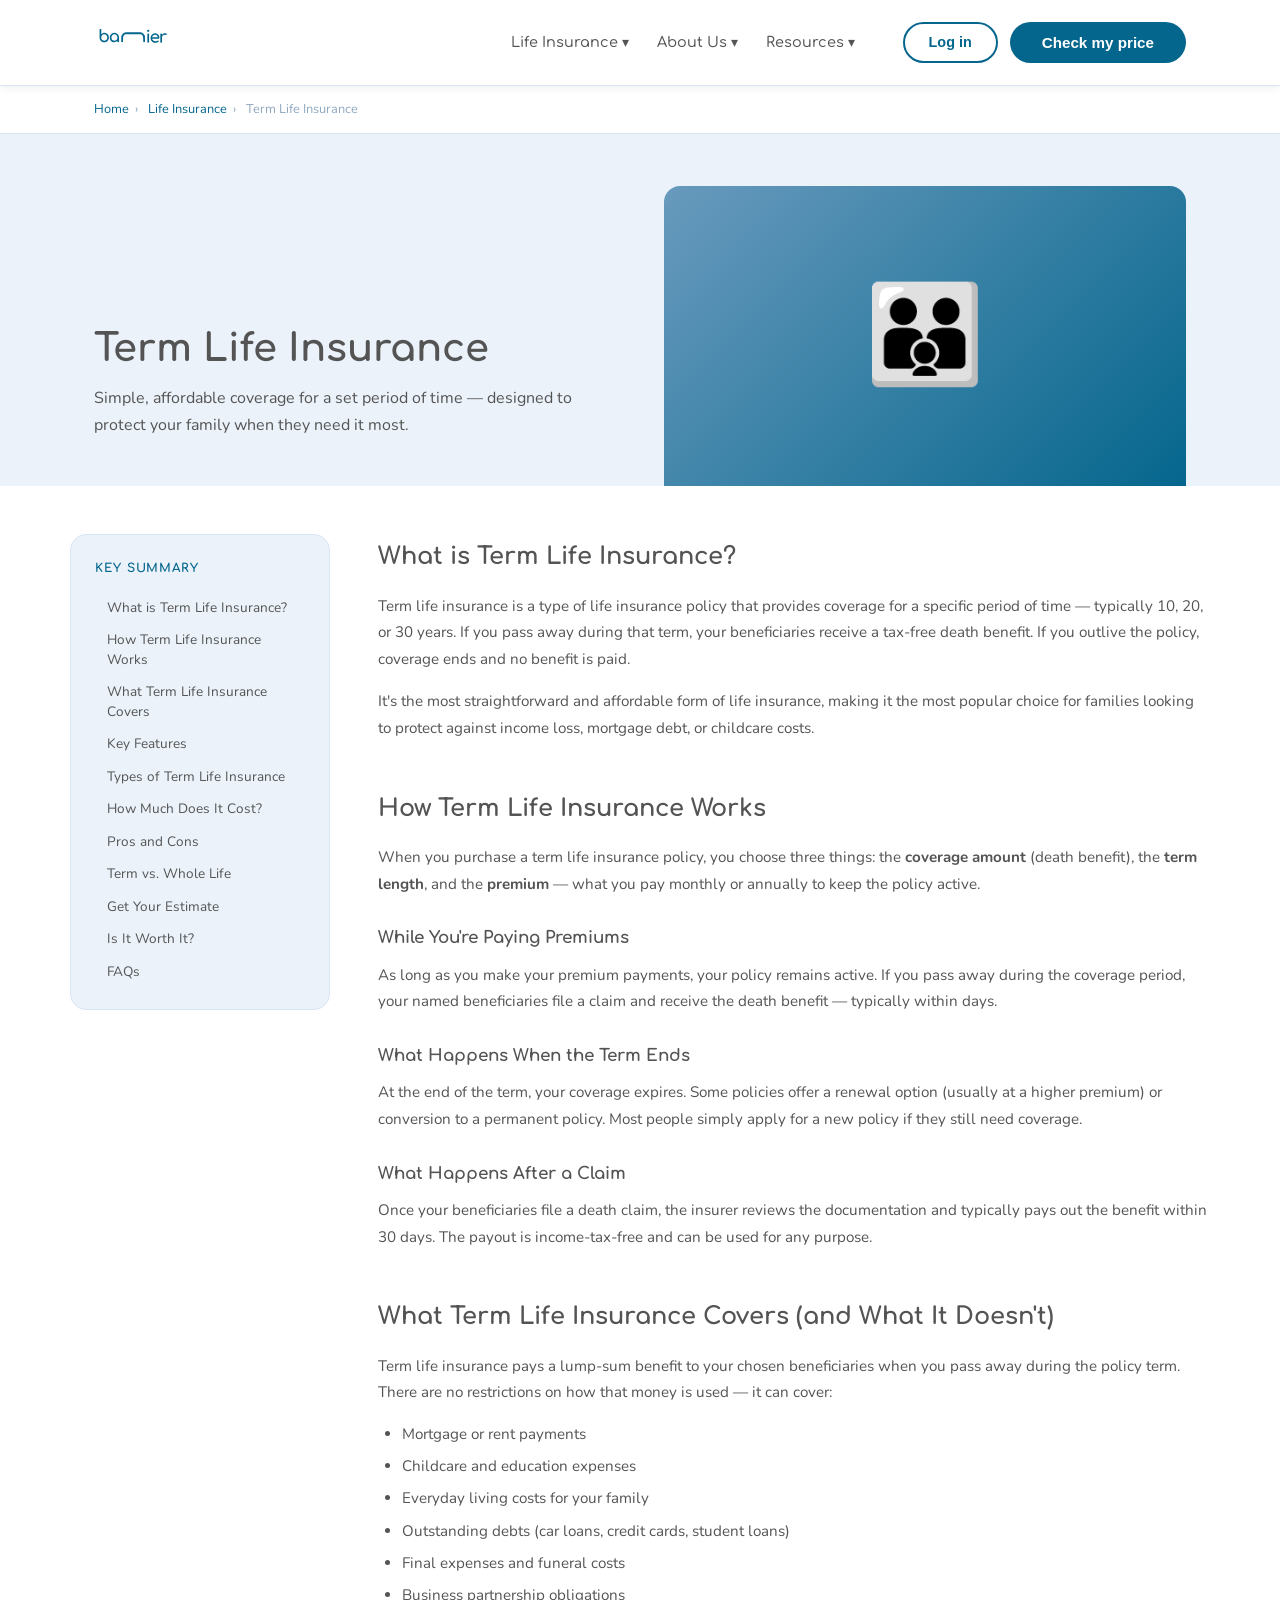
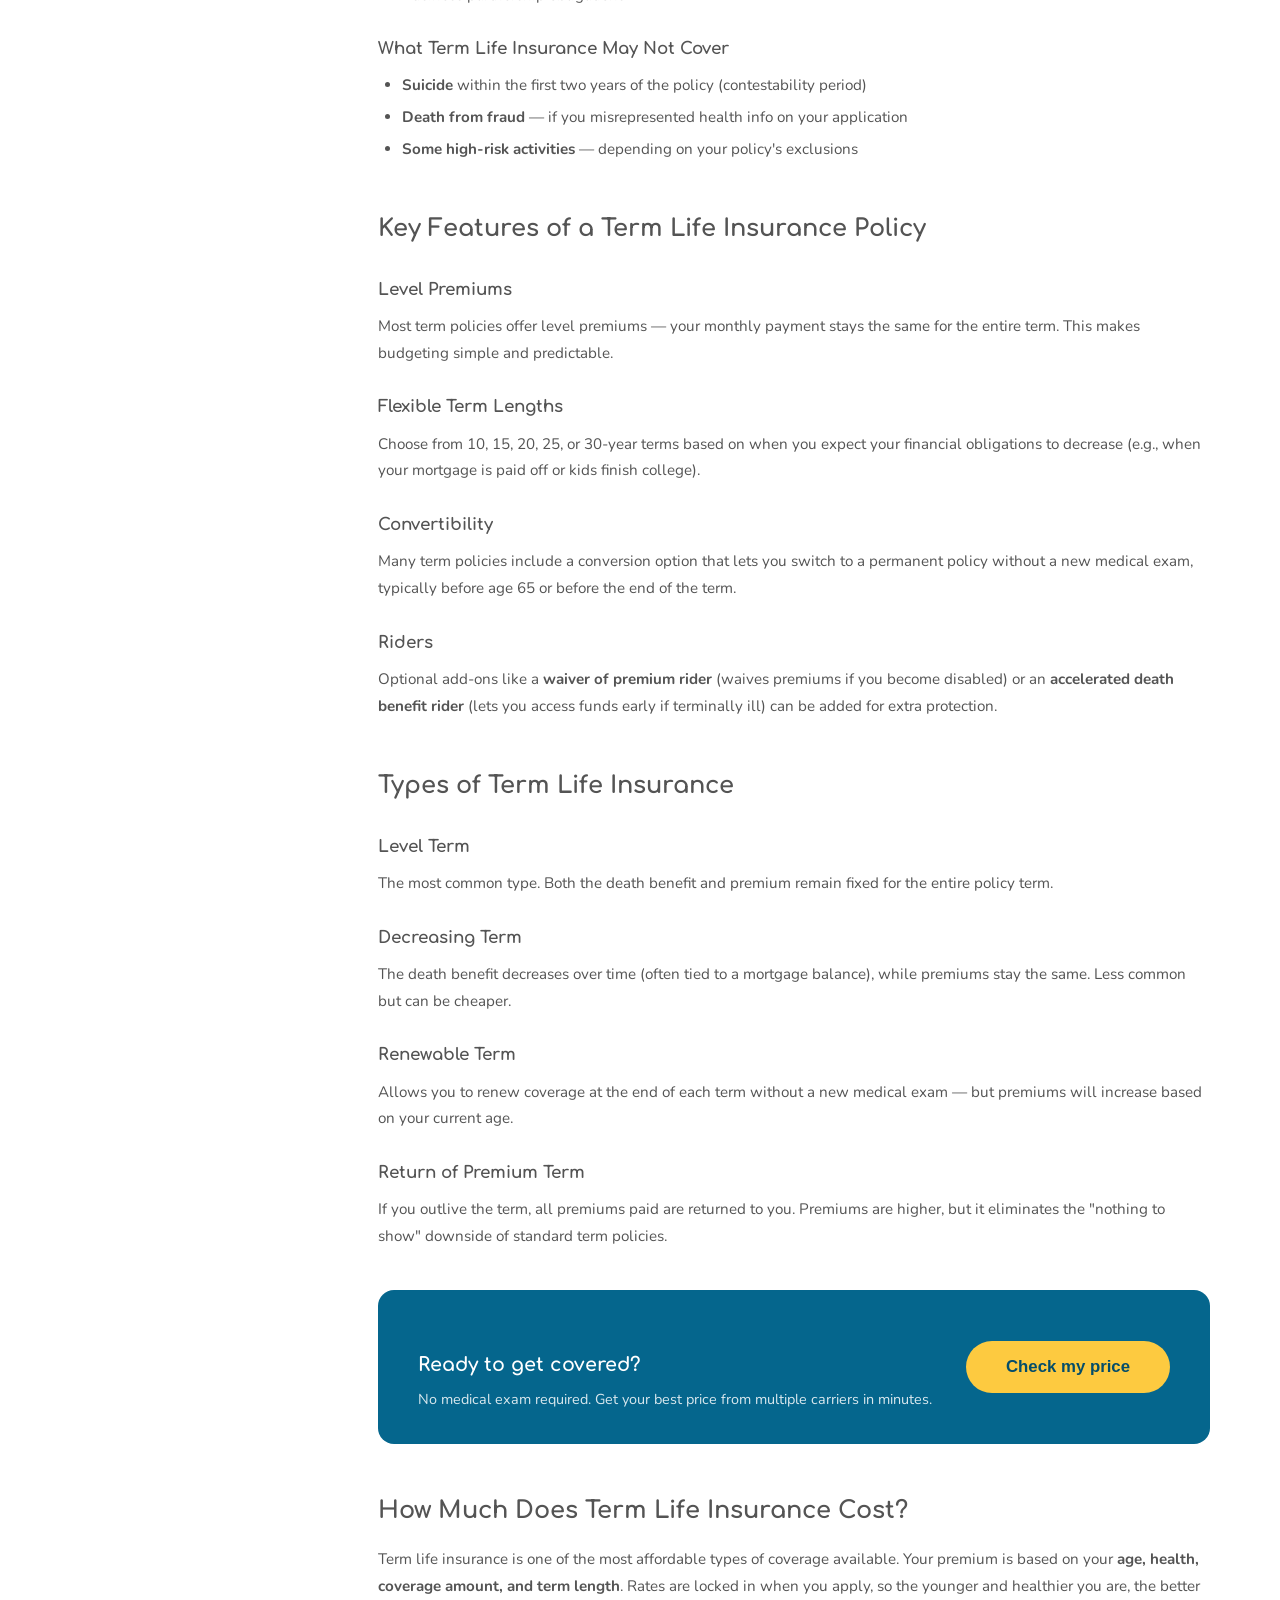
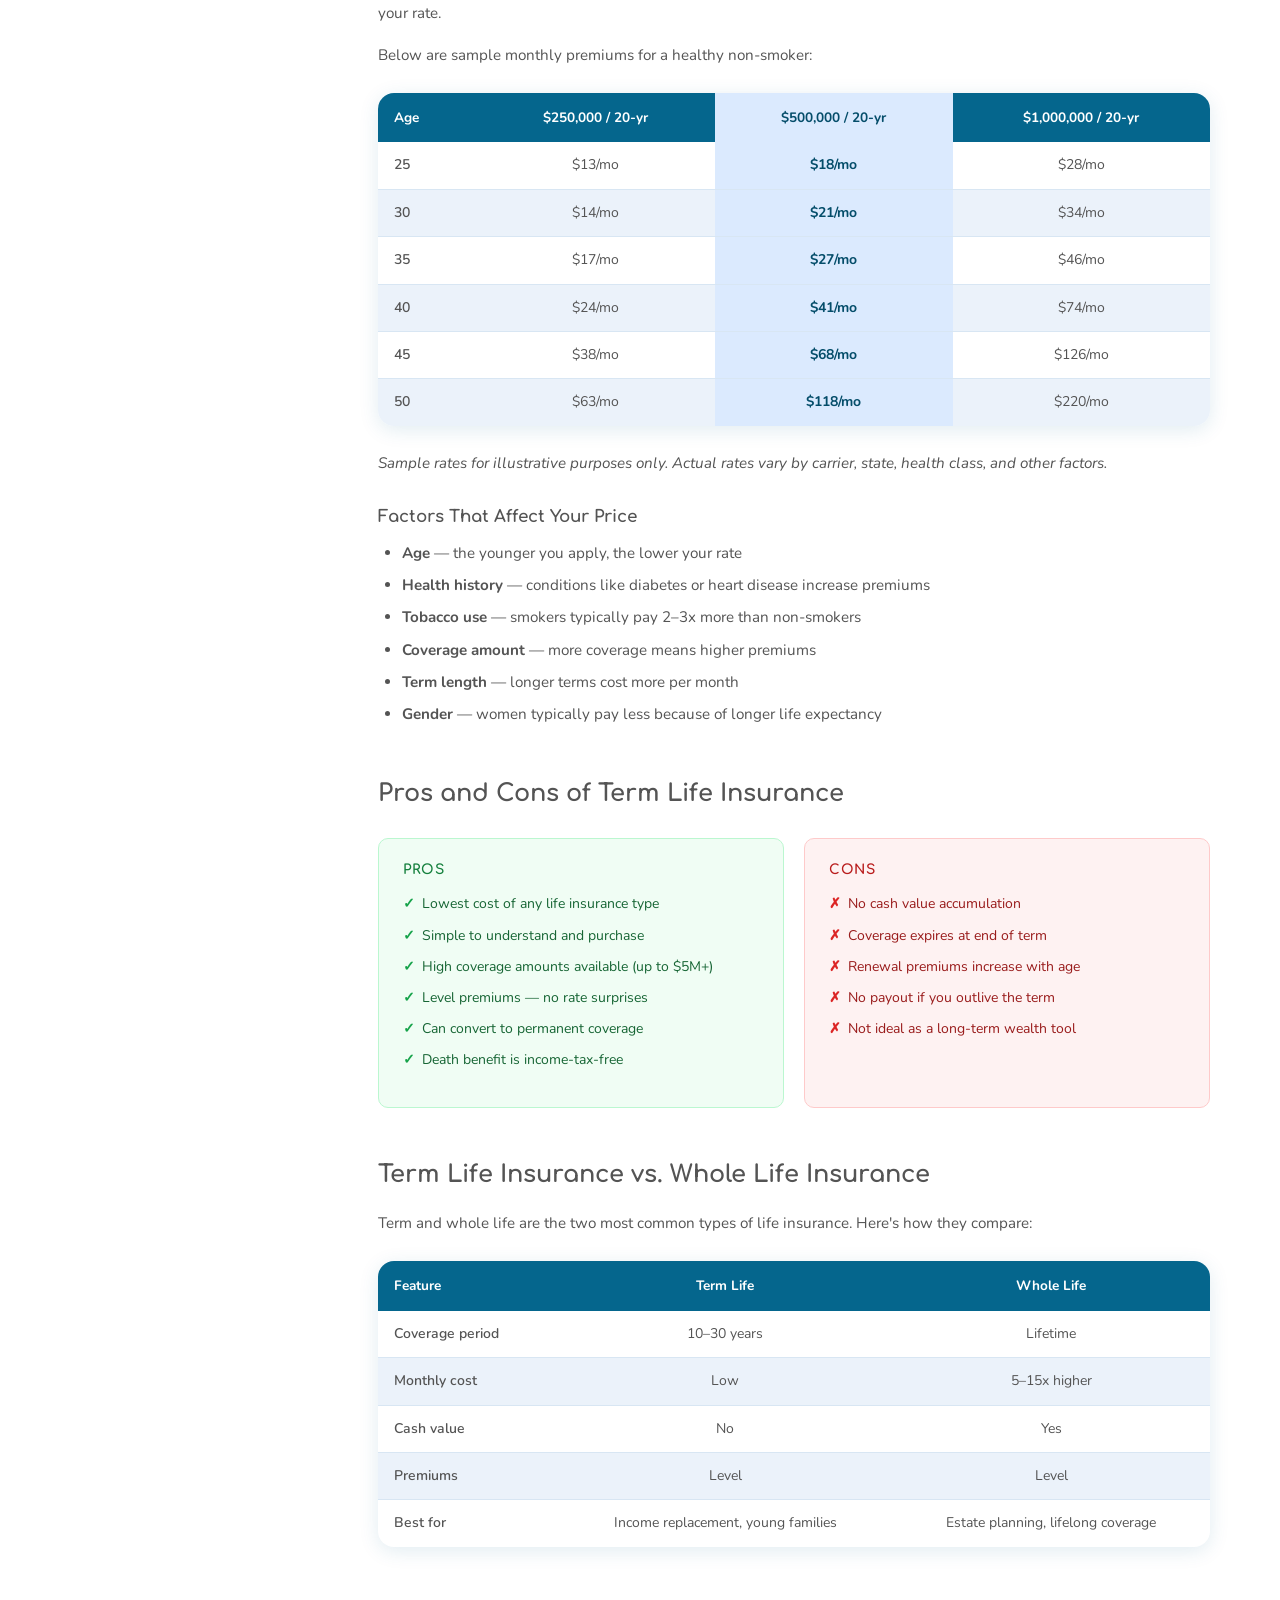
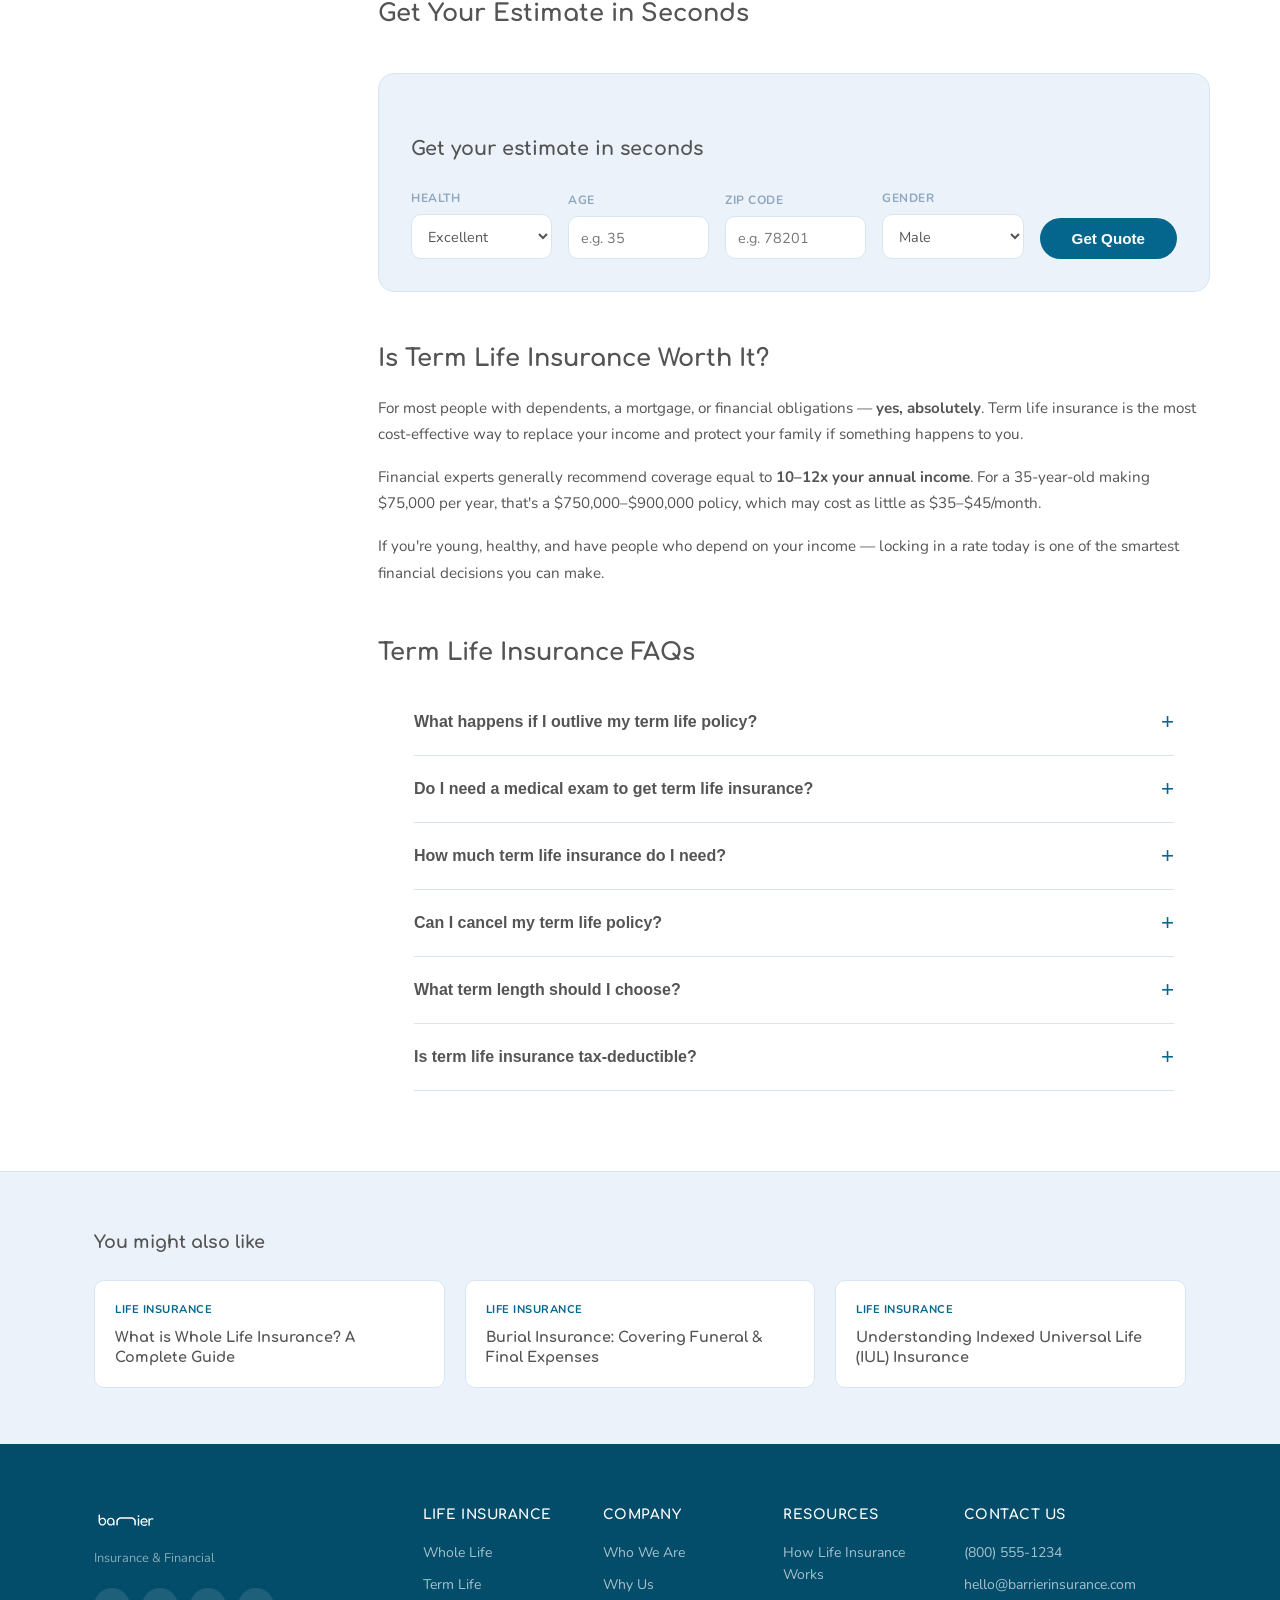
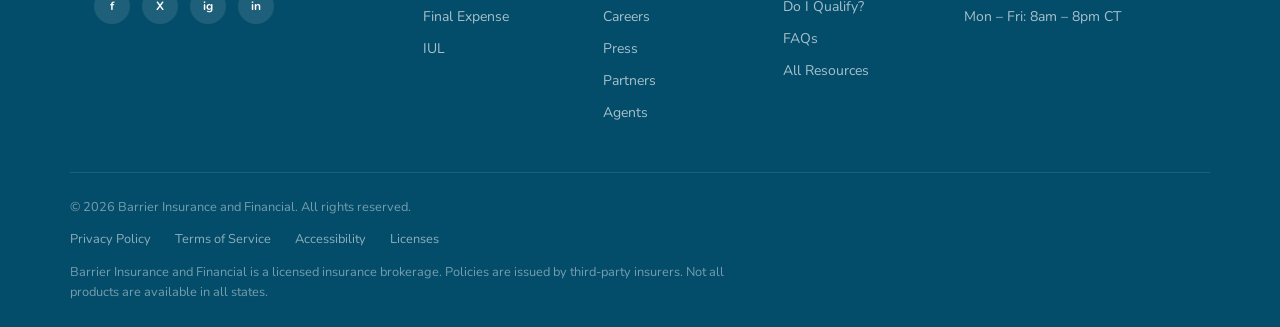
<file: term-life.html>
<!DOCTYPE html>
<html lang="en">
<head>
  <meta charset="UTF-8" />
  <meta name="viewport" content="width=device-width, initial-scale=1.0" />
  <title>Term Life Insurance — Barrier Insurance and Financial</title>
  <link rel="icon" href="logo.svg" type="image/svg+xml" />
  <link rel="stylesheet" href="styles.css" />
  <link href="https://fonts.googleapis.com/css2?family=Comfortaa:wght@400;500;600;700&family=Nunito:wght@300;400;500;600;700;800&display=swap" rel="stylesheet" />
  <!-- Meta Pixel Code -->
  <script>
  !function(f,b,e,v,n,t,s)
  {if(f.fbq)return;n=f.fbq=function(){n.callMethod?
  n.callMethod.apply(n,arguments):n.queue.push(arguments)};
  if(!f._fbq)f._fbq=n;n.push=n;n.loaded=!0;n.version='2.0';
  n.queue=[];t=b.createElement(e);t.async=!0;
  t.src=v;s=b.getElementsByTagName(e)[0];
  s.parentNode.insertBefore(t,s)}(window, document,'script',
  'https://connect.facebook.net/en_US/fbevents.js');
  fbq('init', '1562633865295720');
  fbq('track', 'PageView');
  </script>
  <noscript><img height="1" width="1" style="display:none"
  src="https://www.facebook.com/tr?id=1562633865295720&ev=PageView&noscript=1"
  /></noscript>
  <!-- End Meta Pixel Code -->
</head>
<body>

  <!-- NAV -->
  <header class="nav-wrapper">
    <nav class="nav container">
      <a href="index.html" class="nav-logo">
        <img src="logo.svg" alt="Barrier Insurance and Financial" class="logo-img" />
      </a>
      <ul class="nav-links">
        <li class="nav-dropdown">
          <a href="#">Life Insurance &#9662;</a>
          <ul class="dropdown-menu">
            <li><a href="whole-life.html">Whole Life</a></li>
            <li><a href="term-life.html">Term Life</a></li>
            <li><a href="final-expense.html">Final Expense</a></li>
            <li><a href="iul.html">IUL</a></li>
          </ul>
        </li>
        <li class="nav-dropdown">
          <a href="#">About Us &#9662;</a>
          <ul class="dropdown-menu">
            <li><a href="#">Who We Are</a></li>
            <li><a href="#">Why Us</a></li>
          </ul>
        </li>
        <li class="nav-dropdown">
          <a href="#">Resources &#9662;</a>
          <ul class="dropdown-menu">
            <li><a href="#">How Life Insurance Works</a></li>
            <li><a href="#">Do I Qualify?</a></li>
            <li><a href="#">All Resources</a></li>
          </ul>
        </li>
      </ul>
      <div class="nav-actions">
        <button class="btn-ghost">Log in</button>
        <button class="btn-primary">Check my price</button>
      </div>
      <button class="nav-hamburger" id="menuToggle" aria-label="Open menu">&#9776;</button>
    </nav>
    <div class="mobile-menu" id="mobileMenu">
      <span class="mobile-section">Life Insurance</span>
      <a href="whole-life.html" class="mobile-sub">Whole Life</a>
      <a href="term-life.html" class="mobile-sub">Term Life</a>
      <a href="final-expense.html" class="mobile-sub">Final Expense</a>
      <a href="iul.html" class="mobile-sub">IUL</a>
      <span class="mobile-section">About Us</span>
      <a href="#" class="mobile-sub">Who We Are</a>
      <a href="#" class="mobile-sub">Why Us</a>
      <span class="mobile-section">Resources</span>
      <a href="#" class="mobile-sub">How Life Insurance Works</a>
      <a href="#" class="mobile-sub">Do I Qualify?</a>
      <a href="#" class="mobile-sub">All Resources</a>
      <a href="#" class="mobile-cta">Check my price</a>
    </div>
  </header>

  <!-- BREADCRUMB -->
  <div class="breadcrumb">
    <div class="container">
      <a href="index.html">Home</a><span class="sep">›</span>
      <a href="#">Life Insurance</a><span class="sep">›</span>
      Term Life Insurance
    </div>
  </div>

  <!-- HERO -->
  <section class="article-hero">
    <div class="container article-hero-inner">
      <div class="article-hero-content">
        <h1>Term Life Insurance</h1>
        <p>Simple, affordable coverage for a set period of time — designed to protect your family when they need it most.</p>
      </div>
      <div class="article-hero-img">&#128106;</div>
    </div>
  </section>

  <!-- ARTICLE LAYOUT -->
  <div class="container article-layout">

    <!-- SIDEBAR TOC -->
    <aside class="toc-sidebar">
      <div class="toc-box">
        <h4>Key Summary</h4>
        <ul>
          <li><a href="#what-is">What is Term Life Insurance?</a></li>
          <li><a href="#how-it-works">How Term Life Insurance Works</a></li>
          <li><a href="#what-it-covers">What Term Life Insurance Covers</a></li>
          <li><a href="#key-features">Key Features</a></li>
          <li><a href="#types">Types of Term Life Insurance</a></li>
          <li><a href="#how-much">How Much Does It Cost?</a></li>
          <li><a href="#pros-cons">Pros and Cons</a></li>
          <li><a href="#vs-whole-life">Term vs. Whole Life</a></li>
          <li><a href="#estimate">Get Your Estimate</a></li>
          <li><a href="#is-it-worth-it">Is It Worth It?</a></li>
          <li><a href="#faq">FAQs</a></li>
        </ul>
      </div>
    </aside>

    <!-- MAIN CONTENT -->
    <article class="article-content">

      <h2 id="what-is">What is Term Life Insurance?</h2>
      <p>Term life insurance is a type of life insurance policy that provides coverage for a specific period of time — typically 10, 20, or 30 years. If you pass away during that term, your beneficiaries receive a tax-free death benefit. If you outlive the policy, coverage ends and no benefit is paid.</p>
      <p>It's the most straightforward and affordable form of life insurance, making it the most popular choice for families looking to protect against income loss, mortgage debt, or childcare costs.</p>

      <h2 id="how-it-works">How Term Life Insurance Works</h2>
      <p>When you purchase a term life insurance policy, you choose three things: the <strong>coverage amount</strong> (death benefit), the <strong>term length</strong>, and the <strong>premium</strong> — what you pay monthly or annually to keep the policy active.</p>
      <h3>While You're Paying Premiums</h3>
      <p>As long as you make your premium payments, your policy remains active. If you pass away during the coverage period, your named beneficiaries file a claim and receive the death benefit — typically within days.</p>
      <h3>What Happens When the Term Ends</h3>
      <p>At the end of the term, your coverage expires. Some policies offer a renewal option (usually at a higher premium) or conversion to a permanent policy. Most people simply apply for a new policy if they still need coverage.</p>
      <h3>What Happens After a Claim</h3>
      <p>Once your beneficiaries file a death claim, the insurer reviews the documentation and typically pays out the benefit within 30 days. The payout is income-tax-free and can be used for any purpose.</p>

      <h2 id="what-it-covers">What Term Life Insurance Covers (and What It Doesn't)</h2>
      <p>Term life insurance pays a lump-sum benefit to your chosen beneficiaries when you pass away during the policy term. There are no restrictions on how that money is used — it can cover:</p>
      <ul>
        <li>Mortgage or rent payments</li>
        <li>Childcare and education expenses</li>
        <li>Everyday living costs for your family</li>
        <li>Outstanding debts (car loans, credit cards, student loans)</li>
        <li>Final expenses and funeral costs</li>
        <li>Business partnership obligations</li>
      </ul>
      <h3>What Term Life Insurance May Not Cover</h3>
      <ul>
        <li><strong>Suicide</strong> within the first two years of the policy (contestability period)</li>
        <li><strong>Death from fraud</strong> — if you misrepresented health info on your application</li>
        <li><strong>Some high-risk activities</strong> — depending on your policy's exclusions</li>
      </ul>

      <h2 id="key-features">Key Features of a Term Life Insurance Policy</h2>
      <h3>Level Premiums</h3>
      <p>Most term policies offer level premiums — your monthly payment stays the same for the entire term. This makes budgeting simple and predictable.</p>
      <h3>Flexible Term Lengths</h3>
      <p>Choose from 10, 15, 20, 25, or 30-year terms based on when you expect your financial obligations to decrease (e.g., when your mortgage is paid off or kids finish college).</p>
      <h3>Convertibility</h3>
      <p>Many term policies include a conversion option that lets you switch to a permanent policy without a new medical exam, typically before age 65 or before the end of the term.</p>
      <h3>Riders</h3>
      <p>Optional add-ons like a <strong>waiver of premium rider</strong> (waives premiums if you become disabled) or an <strong>accelerated death benefit rider</strong> (lets you access funds early if terminally ill) can be added for extra protection.</p>

      <h2 id="types">Types of Term Life Insurance</h2>
      <h3>Level Term</h3>
      <p>The most common type. Both the death benefit and premium remain fixed for the entire policy term.</p>
      <h3>Decreasing Term</h3>
      <p>The death benefit decreases over time (often tied to a mortgage balance), while premiums stay the same. Less common but can be cheaper.</p>
      <h3>Renewable Term</h3>
      <p>Allows you to renew coverage at the end of each term without a new medical exam — but premiums will increase based on your current age.</p>
      <h3>Return of Premium Term</h3>
      <p>If you outlive the term, all premiums paid are returned to you. Premiums are higher, but it eliminates the "nothing to show" downside of standard term policies.</p>

      <!-- CTA BOX -->
      <div class="article-cta">
        <div class="article-cta-text">
          <h3>Ready to get covered?</h3>
          <p>No medical exam required. Get your best price from multiple carriers in minutes.</p>
        </div>
        <button class="btn-yellow btn-large">Check my price</button>
      </div>

      <h2 id="how-much">How Much Does Term Life Insurance Cost?</h2>
      <p>Term life insurance is one of the most affordable types of coverage available. Your premium is based on your <strong>age, health, coverage amount, and term length</strong>. Rates are locked in when you apply, so the younger and healthier you are, the better your rate.</p>
      <p>Below are sample monthly premiums for a healthy non-smoker:</p>

      <table class="pricing-table">
        <thead>
          <tr>
            <th>Age</th>
            <th>$250,000 / 20-yr</th>
            <th class="col-highlight">$500,000 / 20-yr</th>
            <th>$1,000,000 / 20-yr</th>
          </tr>
        </thead>
        <tbody>
          <tr>
            <td>25</td>
            <td>$13/mo</td>
            <td class="col-highlight">$18/mo</td>
            <td>$28/mo</td>
          </tr>
          <tr>
            <td>30</td>
            <td>$14/mo</td>
            <td class="col-highlight">$21/mo</td>
            <td>$34/mo</td>
          </tr>
          <tr>
            <td>35</td>
            <td>$17/mo</td>
            <td class="col-highlight">$27/mo</td>
            <td>$46/mo</td>
          </tr>
          <tr>
            <td>40</td>
            <td>$24/mo</td>
            <td class="col-highlight">$41/mo</td>
            <td>$74/mo</td>
          </tr>
          <tr>
            <td>45</td>
            <td>$38/mo</td>
            <td class="col-highlight">$68/mo</td>
            <td>$126/mo</td>
          </tr>
          <tr>
            <td>50</td>
            <td>$63/mo</td>
            <td class="col-highlight">$118/mo</td>
            <td>$220/mo</td>
          </tr>
        </tbody>
      </table>
      <p><em>Sample rates for illustrative purposes only. Actual rates vary by carrier, state, health class, and other factors.</em></p>

      <h3>Factors That Affect Your Price</h3>
      <ul>
        <li><strong>Age</strong> — the younger you apply, the lower your rate</li>
        <li><strong>Health history</strong> — conditions like diabetes or heart disease increase premiums</li>
        <li><strong>Tobacco use</strong> — smokers typically pay 2–3x more than non-smokers</li>
        <li><strong>Coverage amount</strong> — more coverage means higher premiums</li>
        <li><strong>Term length</strong> — longer terms cost more per month</li>
        <li><strong>Gender</strong> — women typically pay less because of longer life expectancy</li>
      </ul>

      <h2 id="pros-cons">Pros and Cons of Term Life Insurance</h2>
      <div class="pros-cons">
        <div class="pros-box">
          <h4>Pros</h4>
          <ul>
            <li>Lowest cost of any life insurance type</li>
            <li>Simple to understand and purchase</li>
            <li>High coverage amounts available (up to $5M+)</li>
            <li>Level premiums — no rate surprises</li>
            <li>Can convert to permanent coverage</li>
            <li>Death benefit is income-tax-free</li>
          </ul>
        </div>
        <div class="cons-box">
          <h4>Cons</h4>
          <ul>
            <li>No cash value accumulation</li>
            <li>Coverage expires at end of term</li>
            <li>Renewal premiums increase with age</li>
            <li>No payout if you outlive the term</li>
            <li>Not ideal as a long-term wealth tool</li>
          </ul>
        </div>
      </div>

      <h2 id="vs-whole-life">Term Life Insurance vs. Whole Life Insurance</h2>
      <p>Term and whole life are the two most common types of life insurance. Here's how they compare:</p>
      <table class="pricing-table">
        <thead>
          <tr>
            <th>Feature</th>
            <th>Term Life</th>
            <th>Whole Life</th>
          </tr>
        </thead>
        <tbody>
          <tr>
            <td>Coverage period</td>
            <td>10–30 years</td>
            <td>Lifetime</td>
          </tr>
          <tr>
            <td>Monthly cost</td>
            <td>Low</td>
            <td>5–15x higher</td>
          </tr>
          <tr>
            <td>Cash value</td>
            <td>No</td>
            <td>Yes</td>
          </tr>
          <tr>
            <td>Premiums</td>
            <td>Level</td>
            <td>Level</td>
          </tr>
          <tr>
            <td>Best for</td>
            <td>Income replacement, young families</td>
            <td>Estate planning, lifelong coverage</td>
          </tr>
        </tbody>
      </table>

      <h2 id="estimate">Get Your Estimate in Seconds</h2>
      <div class="estimate-widget">
        <h3>Get your estimate in seconds</h3>
        <div class="estimate-form">
          <div class="estimate-field">
            <label>Health</label>
            <select>
              <option>Excellent</option>
              <option>Good</option>
              <option>Average</option>
            </select>
          </div>
          <div class="estimate-field">
            <label>Age</label>
            <input type="number" placeholder="e.g. 35" min="18" max="75" />
          </div>
          <div class="estimate-field">
            <label>Zip Code</label>
            <input type="text" placeholder="e.g. 78201" maxlength="5" />
          </div>
          <div class="estimate-field">
            <label>Gender</label>
            <select>
              <option>Male</option>
              <option>Female</option>
            </select>
          </div>
          <div>
            <button class="btn-primary" style="white-space:nowrap">Get Quote</button>
          </div>
        </div>
      </div>

      <h2 id="is-it-worth-it">Is Term Life Insurance Worth It?</h2>
      <p>For most people with dependents, a mortgage, or financial obligations — <strong>yes, absolutely</strong>. Term life insurance is the most cost-effective way to replace your income and protect your family if something happens to you.</p>
      <p>Financial experts generally recommend coverage equal to <strong>10–12x your annual income</strong>. For a 35-year-old making $75,000 per year, that's a $750,000–$900,000 policy, which may cost as little as $35–$45/month.</p>
      <p>If you're young, healthy, and have people who depend on your income — locking in a rate today is one of the smartest financial decisions you can make.</p>

      <!-- FAQ -->
      <h2 id="faq">Term Life Insurance FAQs</h2>
      <div class="faq-list">
        <div class="faq-item">
          <button class="faq-question" aria-expanded="false">
            What happens if I outlive my term life policy?
            <span class="faq-icon">+</span>
          </button>
          <div class="faq-answer">
            <p>If you outlive your term, the policy expires and no benefit is paid. You can often renew the policy at a higher premium, convert to permanent coverage, or apply for a new policy.</p>
          </div>
        </div>
        <div class="faq-item">
          <button class="faq-question" aria-expanded="false">
            Do I need a medical exam to get term life insurance?
            <span class="faq-icon">+</span>
          </button>
          <div class="faq-answer">
            <p>Not always. Barrier works with carriers that offer no-exam policies with instant underwriting. Depending on your age, health, and coverage amount, you may be approved in minutes without a physical exam.</p>
          </div>
        </div>
        <div class="faq-item">
          <button class="faq-question" aria-expanded="false">
            How much term life insurance do I need?
            <span class="faq-icon">+</span>
          </button>
          <div class="faq-answer">
            <p>A common guideline is 10–12x your annual income. You should also factor in debts, number of dependents, years until your youngest child is independent, and any mortgage balance.</p>
          </div>
        </div>
        <div class="faq-item">
          <button class="faq-question" aria-expanded="false">
            Can I cancel my term life policy?
            <span class="faq-icon">+</span>
          </button>
          <div class="faq-answer">
            <p>Yes. You can cancel at any time. Most policies have a 30-day free look period after purchase where you can cancel for a full refund. After that, you'll simply stop paying premiums and the coverage will lapse.</p>
          </div>
        </div>
        <div class="faq-item">
          <button class="faq-question" aria-expanded="false">
            What term length should I choose?
            <span class="faq-icon">+</span>
          </button>
          <div class="faq-answer">
            <p>Choose a term that matches your financial obligations. If you have a 30-year mortgage and young children, a 30-year term makes sense. If your kids are teenagers and your mortgage has 15 years left, a 15 or 20-year term may be sufficient.</p>
          </div>
        </div>
        <div class="faq-item">
          <button class="faq-question" aria-expanded="false">
            Is term life insurance tax-deductible?
            <span class="faq-icon">+</span>
          </button>
          <div class="faq-answer">
            <p>Generally, personal term life insurance premiums are not tax-deductible. However, the death benefit paid to your beneficiaries is typically income-tax-free. Business-owned policies may have different tax treatment.</p>
          </div>
        </div>
      </div>

    </article>
  </div>

  <!-- RELATED ARTICLES -->
  <section class="related-articles">
    <div class="container">
      <h3>You might also like</h3>
      <div class="related-grid">
        <a href="whole-life.html" class="related-card">
          <span class="tag">Life Insurance</span>
          <h4>What is Whole Life Insurance? A Complete Guide</h4>
        </a>
        <a href="final-expense.html" class="related-card">
          <span class="tag">Life Insurance</span>
          <h4>Burial Insurance: Covering Funeral &amp; Final Expenses</h4>
        </a>
        <a href="iul.html" class="related-card">
          <span class="tag">Life Insurance</span>
          <h4>Understanding Indexed Universal Life (IUL) Insurance</h4>
        </a>
      </div>
    </div>
  </section>

  <!-- FOOTER -->
  <footer class="footer">
    <div class="container footer-grid">
      <div class="footer-col footer-brand">
        <img src="logo.svg" alt="Barrier Insurance and Financial" class="footer-logo" />
        <p class="footer-tagline">Insurance &amp; Financial</p>
        <div class="footer-social">
          <a href="#" aria-label="Facebook">f</a>
          <a href="#" aria-label="Twitter">X</a>
          <a href="#" aria-label="Instagram">ig</a>
          <a href="#" aria-label="LinkedIn">in</a>
        </div>
      </div>
      <div class="footer-col">
        <h4>Life Insurance</h4>
        <ul>
          <li><a href="whole-life.html">Whole Life</a></li>
          <li><a href="term-life.html">Term Life</a></li>
          <li><a href="final-expense.html">Final Expense</a></li>
          <li><a href="iul.html">IUL</a></li>
        </ul>
      </div>
      <div class="footer-col">
        <h4>Company</h4>
        <ul>
          <li><a href="#">Who We Are</a></li>
          <li><a href="#">Why Us</a></li>
          <li><a href="#">Careers</a></li>
          <li><a href="#">Press</a></li>
          <li><a href="#">Partners</a></li>
          <li><a href="#">Agents</a></li>
        </ul>
      </div>
      <div class="footer-col">
        <h4>Resources</h4>
        <ul>
          <li><a href="#">How Life Insurance Works</a></li>
          <li><a href="#">Do I Qualify?</a></li>
          <li><a href="#">FAQs</a></li>
          <li><a href="#">All Resources</a></li>
        </ul>
      </div>
      <div class="footer-col">
        <h4>Contact Us</h4>
        <ul>
          <li><a href="tel:+18005551234">(800) 555-1234</a></li>
          <li><a href="mailto:hello@barrierinsurance.com">hello@barrierinsurance.com</a></li>
          <li>Mon – Fri: 8am – 8pm CT</li>
        </ul>
      </div>
    </div>
    <div class="footer-legal container">
      <p>&copy; 2026 Barrier Insurance and Financial. All rights reserved.</p>
      <div class="footer-legal-links">
        <a href="#">Privacy Policy</a>
        <a href="#">Terms of Service</a>
        <a href="#">Accessibility</a>
        <a href="#">Licenses</a>
      </div>
      <p class="legal-disclaimer">Barrier Insurance and Financial is a licensed insurance brokerage. Policies are issued by third-party insurers. Not all products are available in all states.</p>
    </div>
  </footer>

  <script src="script.js"></script>
</body>
</html>
</file>
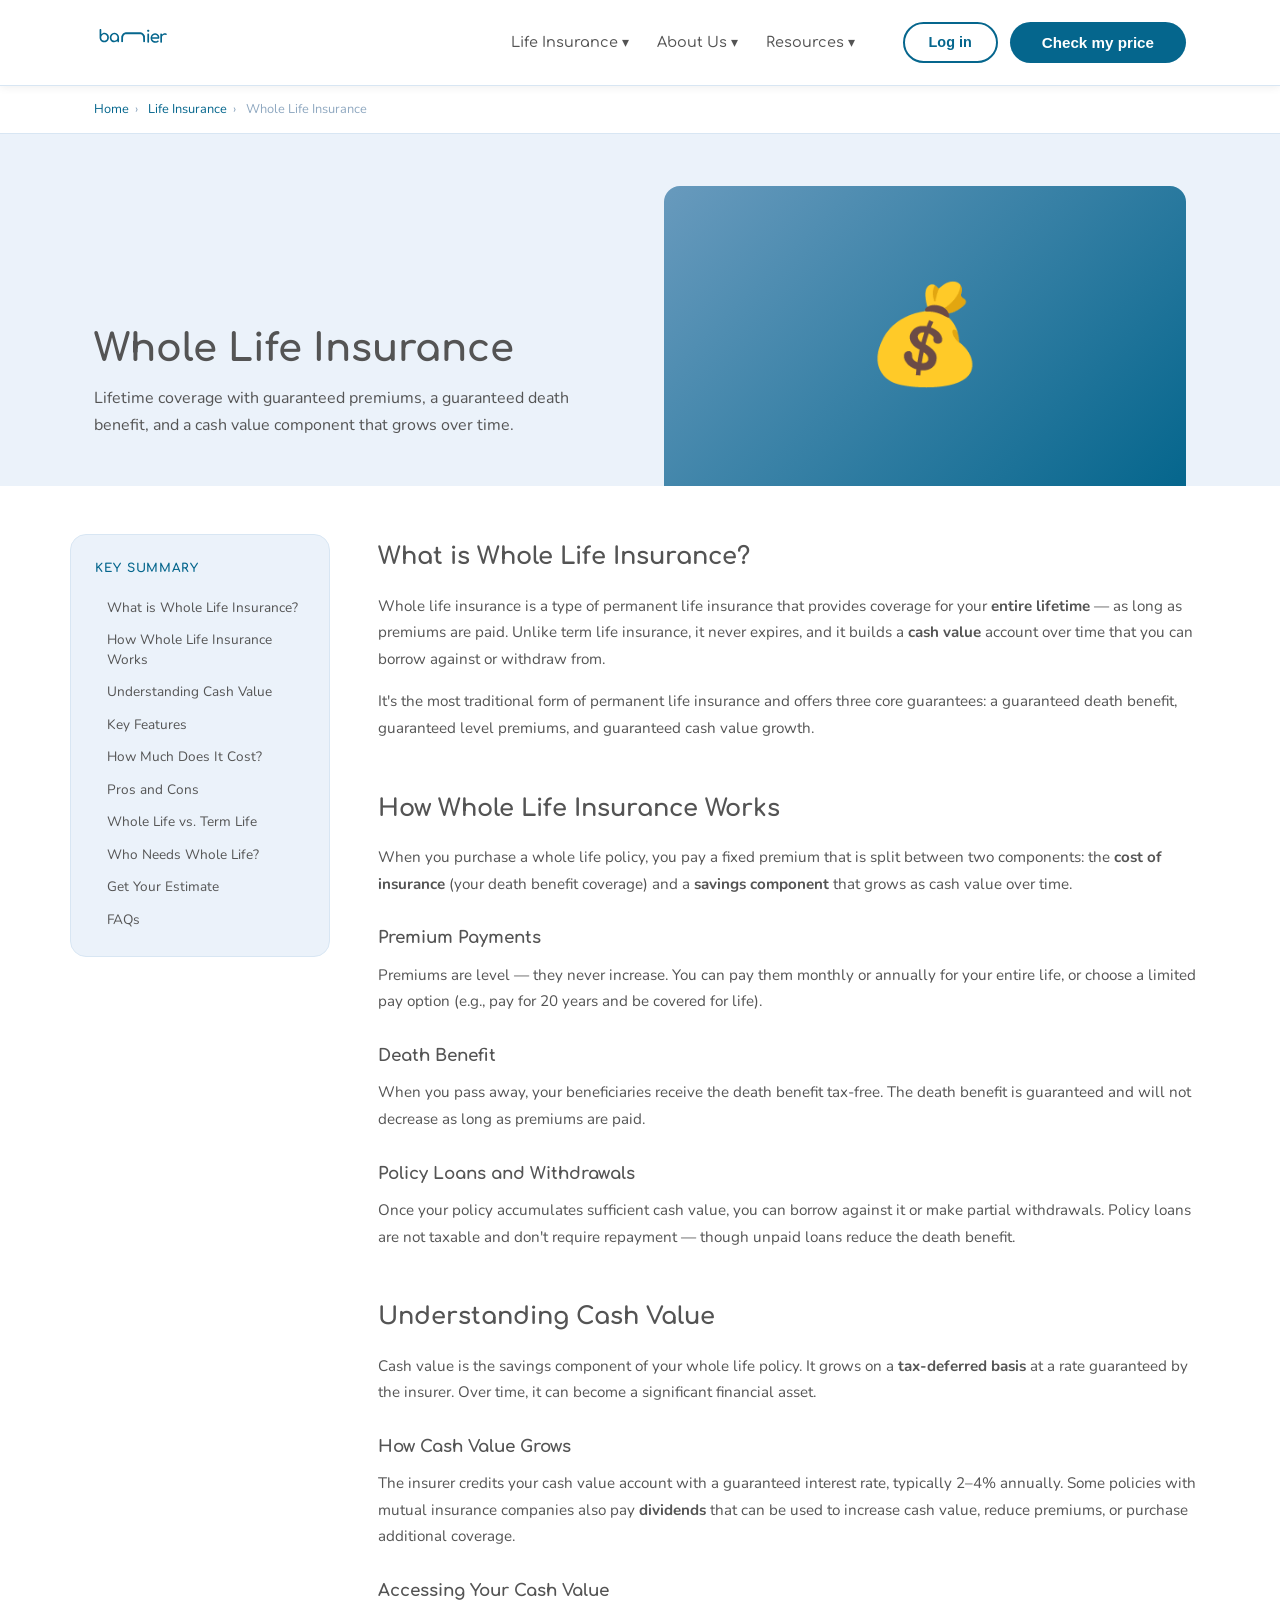
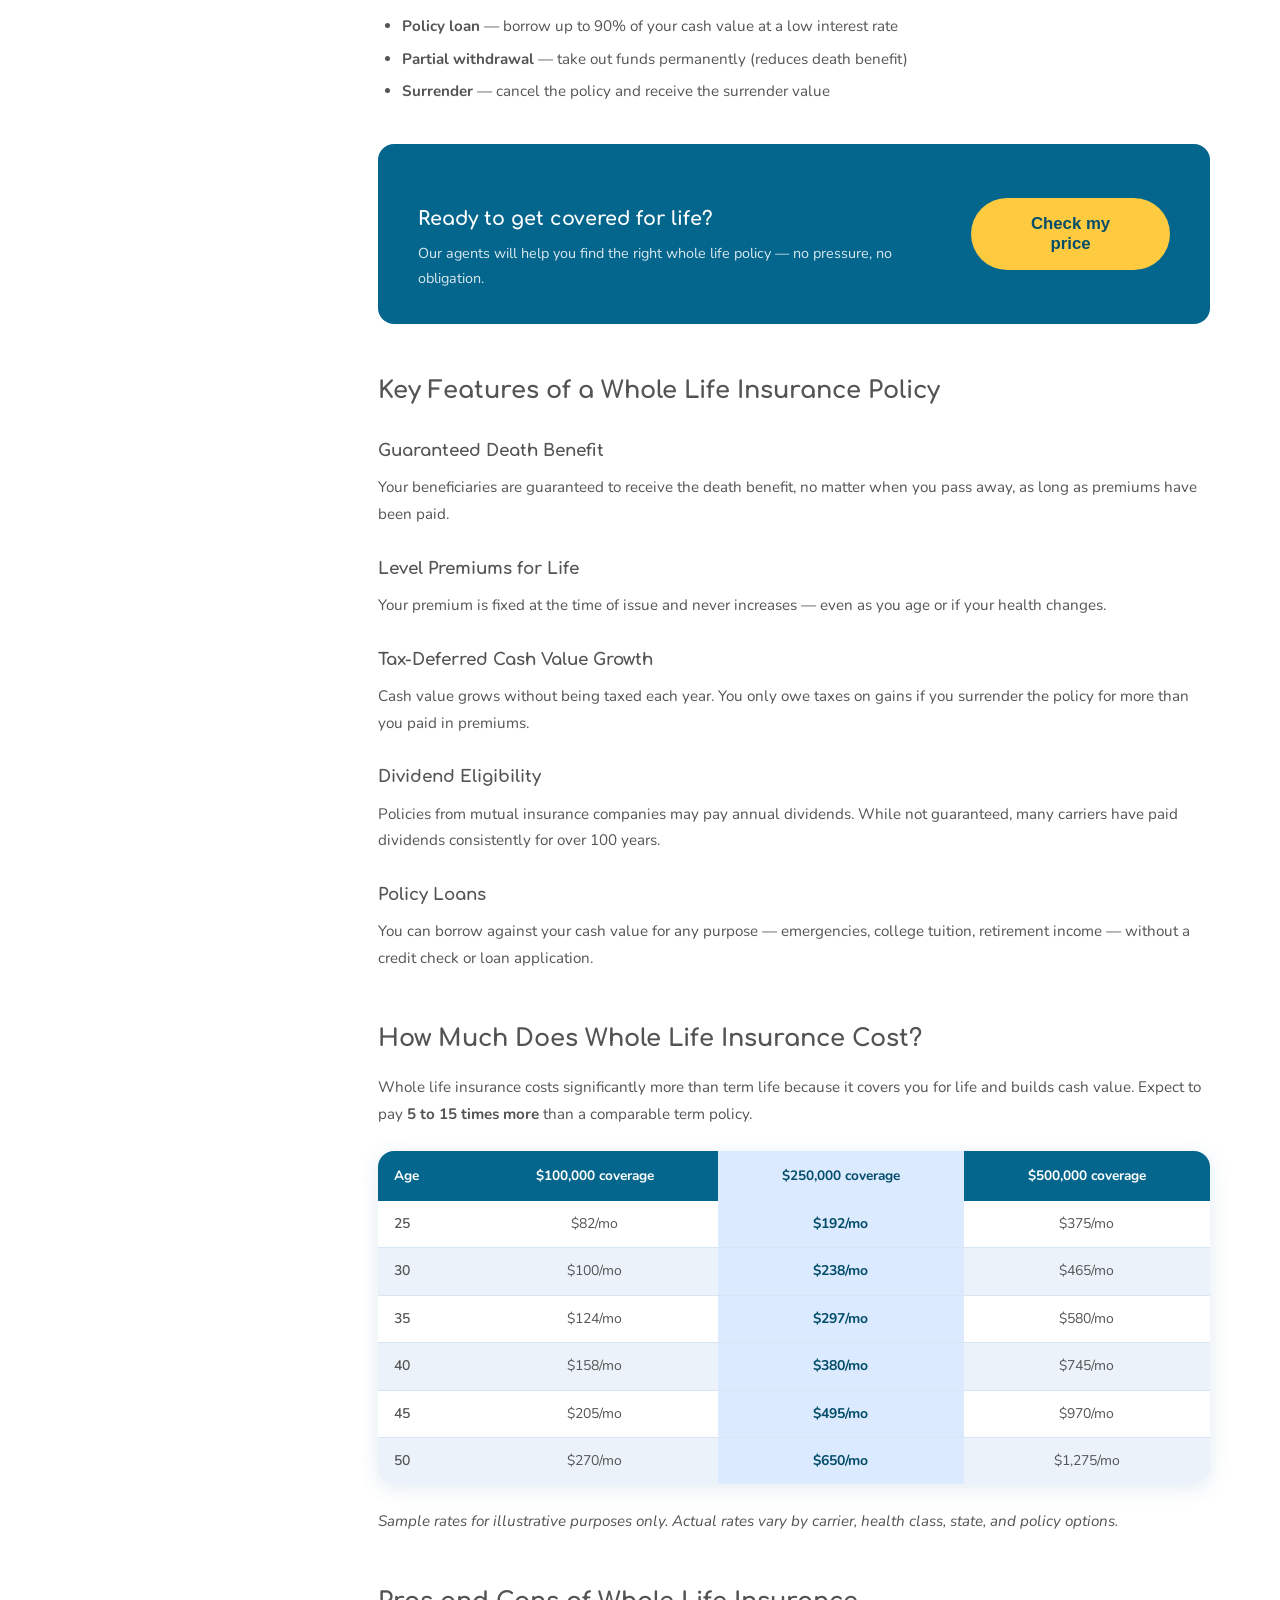
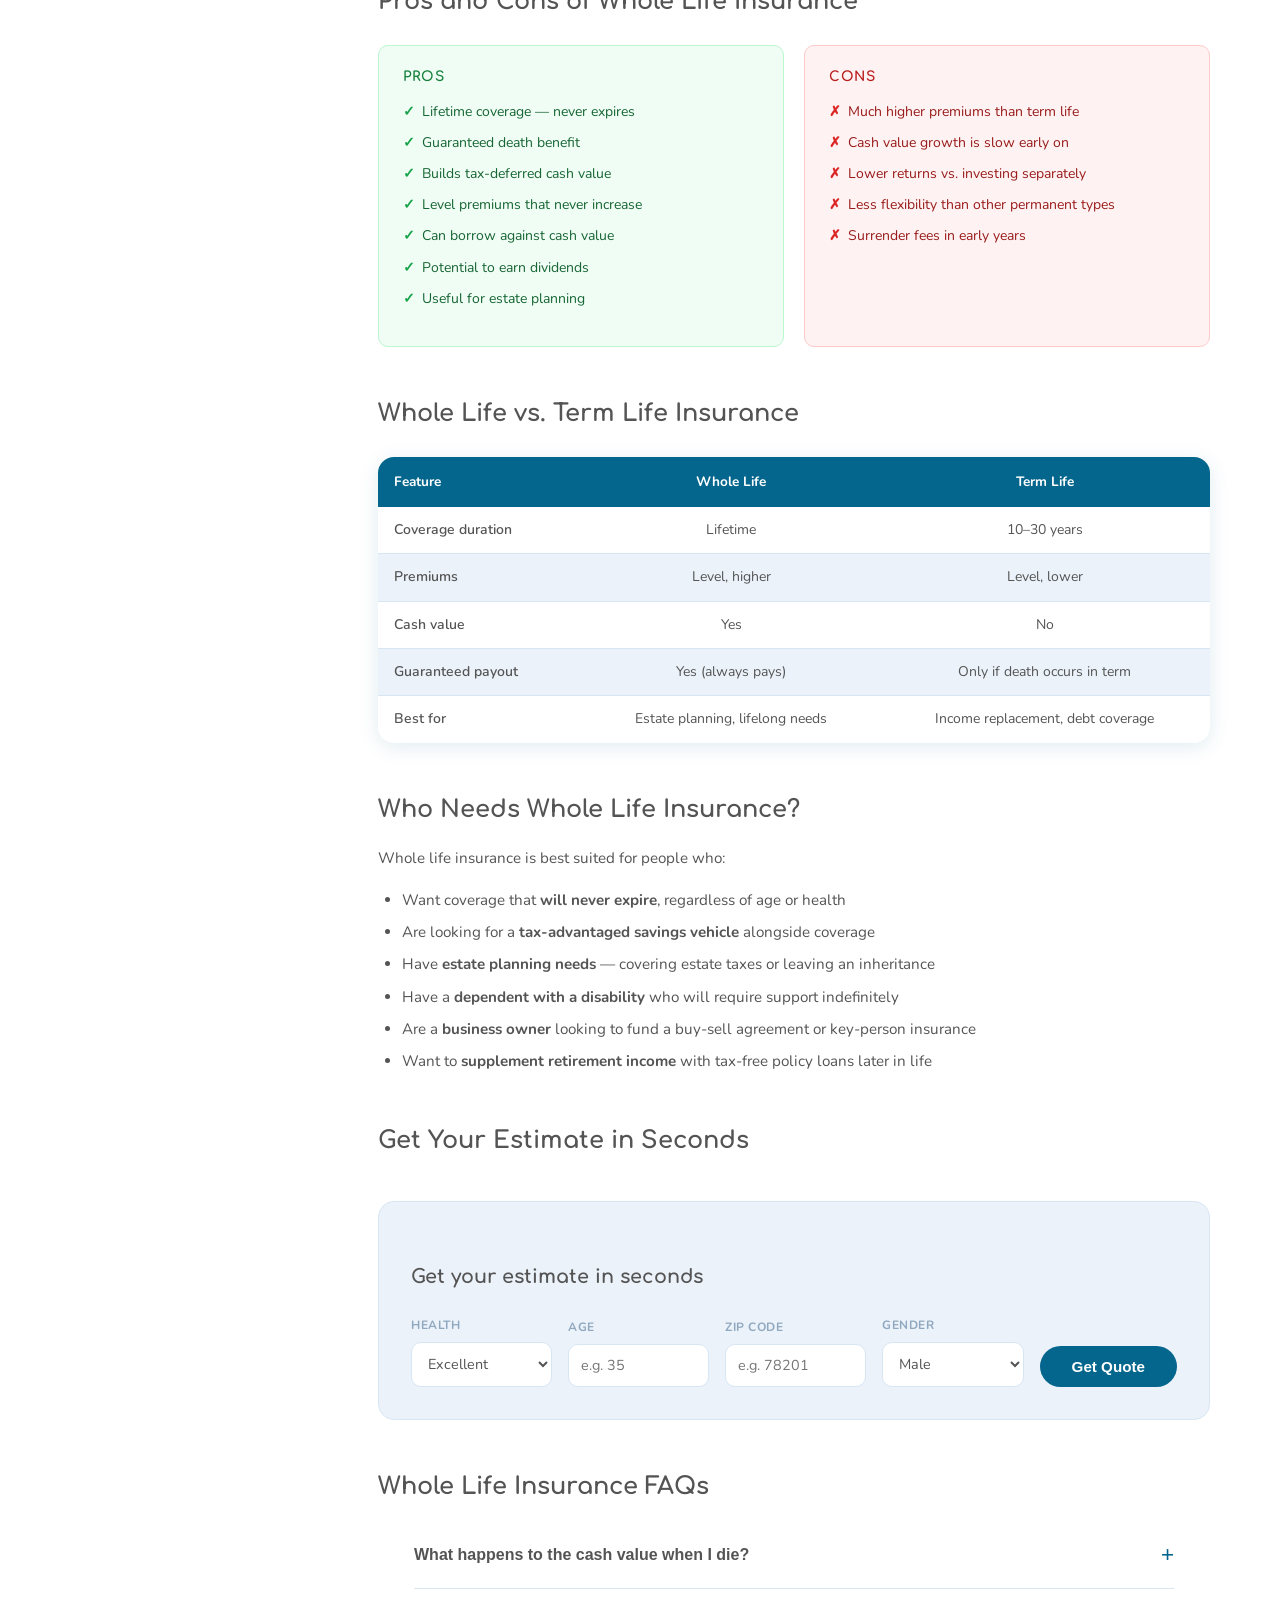
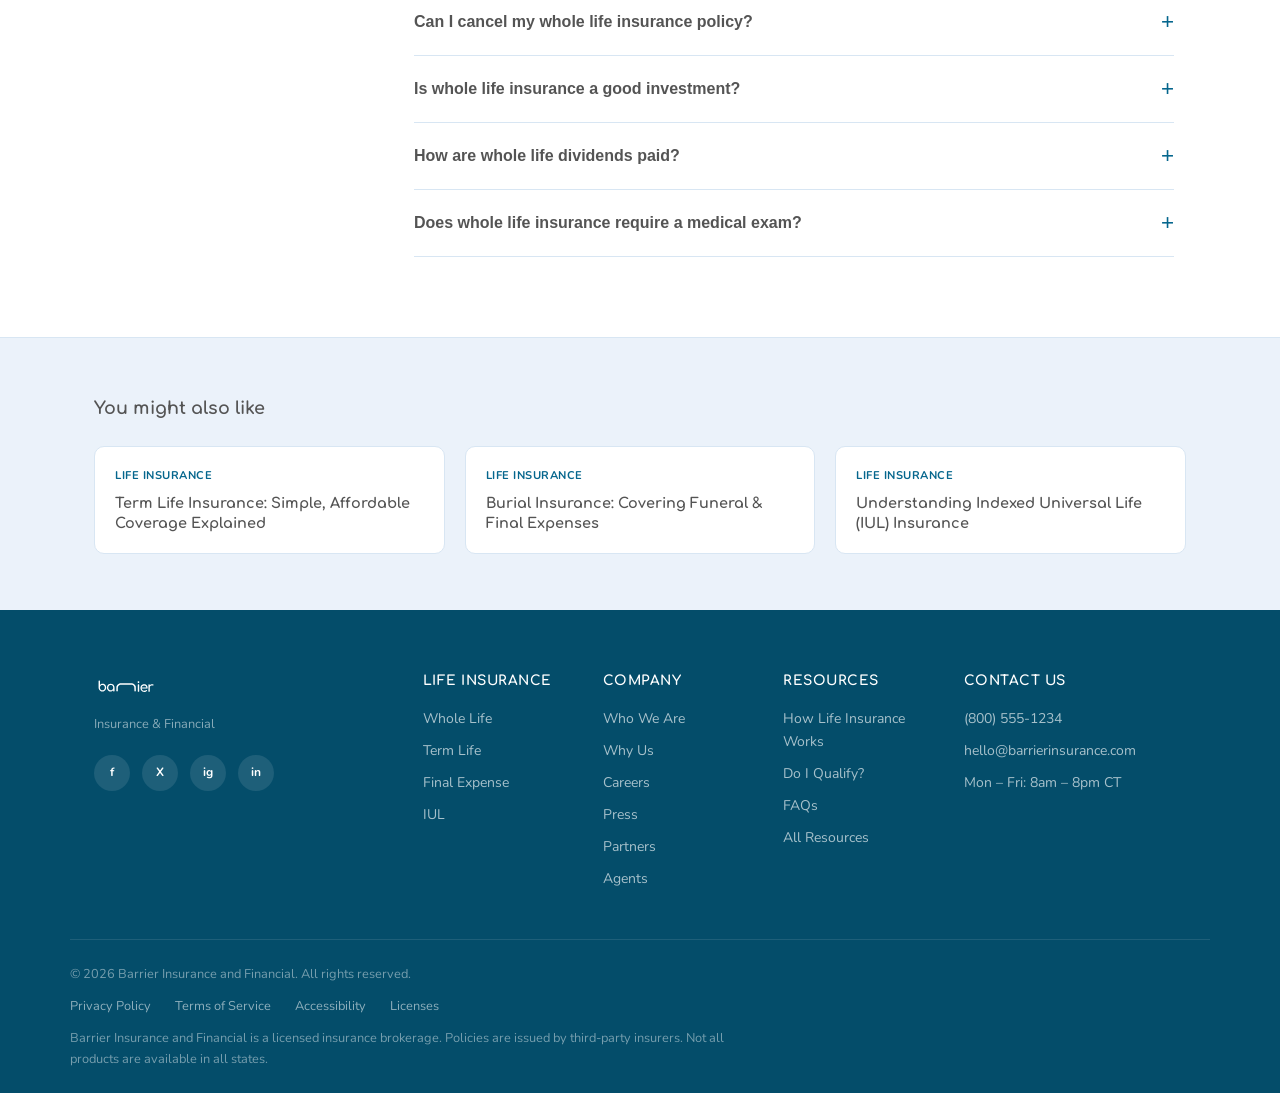
<file: whole-life.html>
<!DOCTYPE html>
<html lang="en">
<head>
  <meta charset="UTF-8" />
  <meta name="viewport" content="width=device-width, initial-scale=1.0" />
  <title>Whole Life Insurance — Barrier Insurance and Financial</title>
  <link rel="icon" href="logo.svg" type="image/svg+xml" />
  <link rel="stylesheet" href="styles.css" />
  <link href="https://fonts.googleapis.com/css2?family=Comfortaa:wght@400;500;600;700&family=Nunito:wght@300;400;500;600;700;800&display=swap" rel="stylesheet" />
  <!-- Meta Pixel Code -->
  <script>
  !function(f,b,e,v,n,t,s)
  {if(f.fbq)return;n=f.fbq=function(){n.callMethod?
  n.callMethod.apply(n,arguments):n.queue.push(arguments)};
  if(!f._fbq)f._fbq=n;n.push=n;n.loaded=!0;n.version='2.0';
  n.queue=[];t=b.createElement(e);t.async=!0;
  t.src=v;s=b.getElementsByTagName(e)[0];
  s.parentNode.insertBefore(t,s)}(window, document,'script',
  'https://connect.facebook.net/en_US/fbevents.js');
  fbq('init', '1562633865295720');
  fbq('track', 'PageView');
  </script>
  <noscript><img height="1" width="1" style="display:none"
  src="https://www.facebook.com/tr?id=1562633865295720&ev=PageView&noscript=1"
  /></noscript>
  <!-- End Meta Pixel Code -->
</head>
<body>

  <!-- NAV -->
  <header class="nav-wrapper">
    <nav class="nav container">
      <a href="index.html" class="nav-logo">
        <img src="logo.svg" alt="Barrier Insurance and Financial" class="logo-img" />
      </a>
      <ul class="nav-links">
        <li class="nav-dropdown">
          <a href="#">Life Insurance &#9662;</a>
          <ul class="dropdown-menu">
            <li><a href="whole-life.html">Whole Life</a></li>
            <li><a href="term-life.html">Term Life</a></li>
            <li><a href="final-expense.html">Final Expense</a></li>
            <li><a href="iul.html">IUL</a></li>
          </ul>
        </li>
        <li class="nav-dropdown">
          <a href="#">About Us &#9662;</a>
          <ul class="dropdown-menu">
            <li><a href="#">Who We Are</a></li>
            <li><a href="#">Why Us</a></li>
          </ul>
        </li>
        <li class="nav-dropdown">
          <a href="#">Resources &#9662;</a>
          <ul class="dropdown-menu">
            <li><a href="#">How Life Insurance Works</a></li>
            <li><a href="#">Do I Qualify?</a></li>
            <li><a href="#">All Resources</a></li>
          </ul>
        </li>
      </ul>
      <div class="nav-actions">
        <button class="btn-ghost">Log in</button>
        <button class="btn-primary">Check my price</button>
      </div>
      <button class="nav-hamburger" id="menuToggle" aria-label="Open menu">&#9776;</button>
    </nav>
    <div class="mobile-menu" id="mobileMenu">
      <span class="mobile-section">Life Insurance</span>
      <a href="whole-life.html" class="mobile-sub">Whole Life</a>
      <a href="term-life.html" class="mobile-sub">Term Life</a>
      <a href="final-expense.html" class="mobile-sub">Final Expense</a>
      <a href="iul.html" class="mobile-sub">IUL</a>
      <span class="mobile-section">About Us</span>
      <a href="#" class="mobile-sub">Who We Are</a>
      <a href="#" class="mobile-sub">Why Us</a>
      <span class="mobile-section">Resources</span>
      <a href="#" class="mobile-sub">How Life Insurance Works</a>
      <a href="#" class="mobile-sub">Do I Qualify?</a>
      <a href="#" class="mobile-sub">All Resources</a>
      <a href="#" class="mobile-cta">Check my price</a>
    </div>
  </header>

  <!-- BREADCRUMB -->
  <div class="breadcrumb">
    <div class="container">
      <a href="index.html">Home</a><span class="sep">›</span>
      <a href="#">Life Insurance</a><span class="sep">›</span>
      Whole Life Insurance
    </div>
  </div>

  <!-- HERO -->
  <section class="article-hero">
    <div class="container article-hero-inner">
      <div class="article-hero-content">
        <h1>Whole Life Insurance</h1>
        <p>Lifetime coverage with guaranteed premiums, a guaranteed death benefit, and a cash value component that grows over time.</p>
      </div>
      <div class="article-hero-img">&#128176;</div>
    </div>
  </section>

  <!-- ARTICLE LAYOUT -->
  <div class="container article-layout">

    <!-- SIDEBAR TOC -->
    <aside class="toc-sidebar">
      <div class="toc-box">
        <h4>Key Summary</h4>
        <ul>
          <li><a href="#what-is">What is Whole Life Insurance?</a></li>
          <li><a href="#how-it-works">How Whole Life Insurance Works</a></li>
          <li><a href="#cash-value">Understanding Cash Value</a></li>
          <li><a href="#key-features">Key Features</a></li>
          <li><a href="#how-much">How Much Does It Cost?</a></li>
          <li><a href="#pros-cons">Pros and Cons</a></li>
          <li><a href="#vs-term">Whole Life vs. Term Life</a></li>
          <li><a href="#who-needs">Who Needs Whole Life?</a></li>
          <li><a href="#estimate">Get Your Estimate</a></li>
          <li><a href="#faq">FAQs</a></li>
        </ul>
      </div>
    </aside>

    <!-- MAIN CONTENT -->
    <article class="article-content">

      <h2 id="what-is">What is Whole Life Insurance?</h2>
      <p>Whole life insurance is a type of permanent life insurance that provides coverage for your <strong>entire lifetime</strong> — as long as premiums are paid. Unlike term life insurance, it never expires, and it builds a <strong>cash value</strong> account over time that you can borrow against or withdraw from.</p>
      <p>It's the most traditional form of permanent life insurance and offers three core guarantees: a guaranteed death benefit, guaranteed level premiums, and guaranteed cash value growth.</p>

      <h2 id="how-it-works">How Whole Life Insurance Works</h2>
      <p>When you purchase a whole life policy, you pay a fixed premium that is split between two components: the <strong>cost of insurance</strong> (your death benefit coverage) and a <strong>savings component</strong> that grows as cash value over time.</p>
      <h3>Premium Payments</h3>
      <p>Premiums are level — they never increase. You can pay them monthly or annually for your entire life, or choose a limited pay option (e.g., pay for 20 years and be covered for life).</p>
      <h3>Death Benefit</h3>
      <p>When you pass away, your beneficiaries receive the death benefit tax-free. The death benefit is guaranteed and will not decrease as long as premiums are paid.</p>
      <h3>Policy Loans and Withdrawals</h3>
      <p>Once your policy accumulates sufficient cash value, you can borrow against it or make partial withdrawals. Policy loans are not taxable and don't require repayment — though unpaid loans reduce the death benefit.</p>

      <h2 id="cash-value">Understanding Cash Value</h2>
      <p>Cash value is the savings component of your whole life policy. It grows on a <strong>tax-deferred basis</strong> at a rate guaranteed by the insurer. Over time, it can become a significant financial asset.</p>
      <h3>How Cash Value Grows</h3>
      <p>The insurer credits your cash value account with a guaranteed interest rate, typically 2–4% annually. Some policies with mutual insurance companies also pay <strong>dividends</strong> that can be used to increase cash value, reduce premiums, or purchase additional coverage.</p>
      <h3>Accessing Your Cash Value</h3>
      <ul>
        <li><strong>Policy loan</strong> — borrow up to 90% of your cash value at a low interest rate</li>
        <li><strong>Partial withdrawal</strong> — take out funds permanently (reduces death benefit)</li>
        <li><strong>Surrender</strong> — cancel the policy and receive the surrender value</li>
      </ul>

      <!-- CTA BOX -->
      <div class="article-cta">
        <div class="article-cta-text">
          <h3>Ready to get covered for life?</h3>
          <p>Our agents will help you find the right whole life policy — no pressure, no obligation.</p>
        </div>
        <button class="btn-yellow btn-large">Check my price</button>
      </div>

      <h2 id="key-features">Key Features of a Whole Life Insurance Policy</h2>
      <h3>Guaranteed Death Benefit</h3>
      <p>Your beneficiaries are guaranteed to receive the death benefit, no matter when you pass away, as long as premiums have been paid.</p>
      <h3>Level Premiums for Life</h3>
      <p>Your premium is fixed at the time of issue and never increases — even as you age or if your health changes.</p>
      <h3>Tax-Deferred Cash Value Growth</h3>
      <p>Cash value grows without being taxed each year. You only owe taxes on gains if you surrender the policy for more than you paid in premiums.</p>
      <h3>Dividend Eligibility</h3>
      <p>Policies from mutual insurance companies may pay annual dividends. While not guaranteed, many carriers have paid dividends consistently for over 100 years.</p>
      <h3>Policy Loans</h3>
      <p>You can borrow against your cash value for any purpose — emergencies, college tuition, retirement income — without a credit check or loan application.</p>

      <h2 id="how-much">How Much Does Whole Life Insurance Cost?</h2>
      <p>Whole life insurance costs significantly more than term life because it covers you for life and builds cash value. Expect to pay <strong>5 to 15 times more</strong> than a comparable term policy.</p>

      <table class="pricing-table">
        <thead>
          <tr>
            <th>Age</th>
            <th>$100,000 coverage</th>
            <th class="col-highlight">$250,000 coverage</th>
            <th>$500,000 coverage</th>
          </tr>
        </thead>
        <tbody>
          <tr>
            <td>25</td>
            <td>$82/mo</td>
            <td class="col-highlight">$192/mo</td>
            <td>$375/mo</td>
          </tr>
          <tr>
            <td>30</td>
            <td>$100/mo</td>
            <td class="col-highlight">$238/mo</td>
            <td>$465/mo</td>
          </tr>
          <tr>
            <td>35</td>
            <td>$124/mo</td>
            <td class="col-highlight">$297/mo</td>
            <td>$580/mo</td>
          </tr>
          <tr>
            <td>40</td>
            <td>$158/mo</td>
            <td class="col-highlight">$380/mo</td>
            <td>$745/mo</td>
          </tr>
          <tr>
            <td>45</td>
            <td>$205/mo</td>
            <td class="col-highlight">$495/mo</td>
            <td>$970/mo</td>
          </tr>
          <tr>
            <td>50</td>
            <td>$270/mo</td>
            <td class="col-highlight">$650/mo</td>
            <td>$1,275/mo</td>
          </tr>
        </tbody>
      </table>
      <p><em>Sample rates for illustrative purposes only. Actual rates vary by carrier, health class, state, and policy options.</em></p>

      <h2 id="pros-cons">Pros and Cons of Whole Life Insurance</h2>
      <div class="pros-cons">
        <div class="pros-box">
          <h4>Pros</h4>
          <ul>
            <li>Lifetime coverage — never expires</li>
            <li>Guaranteed death benefit</li>
            <li>Builds tax-deferred cash value</li>
            <li>Level premiums that never increase</li>
            <li>Can borrow against cash value</li>
            <li>Potential to earn dividends</li>
            <li>Useful for estate planning</li>
          </ul>
        </div>
        <div class="cons-box">
          <h4>Cons</h4>
          <ul>
            <li>Much higher premiums than term life</li>
            <li>Cash value growth is slow early on</li>
            <li>Lower returns vs. investing separately</li>
            <li>Less flexibility than other permanent types</li>
            <li>Surrender fees in early years</li>
          </ul>
        </div>
      </div>

      <h2 id="vs-term">Whole Life vs. Term Life Insurance</h2>
      <table class="pricing-table">
        <thead>
          <tr>
            <th>Feature</th>
            <th>Whole Life</th>
            <th>Term Life</th>
          </tr>
        </thead>
        <tbody>
          <tr>
            <td>Coverage duration</td>
            <td>Lifetime</td>
            <td>10–30 years</td>
          </tr>
          <tr>
            <td>Premiums</td>
            <td>Level, higher</td>
            <td>Level, lower</td>
          </tr>
          <tr>
            <td>Cash value</td>
            <td>Yes</td>
            <td>No</td>
          </tr>
          <tr>
            <td>Guaranteed payout</td>
            <td>Yes (always pays)</td>
            <td>Only if death occurs in term</td>
          </tr>
          <tr>
            <td>Best for</td>
            <td>Estate planning, lifelong needs</td>
            <td>Income replacement, debt coverage</td>
          </tr>
        </tbody>
      </table>

      <h2 id="who-needs">Who Needs Whole Life Insurance?</h2>
      <p>Whole life insurance is best suited for people who:</p>
      <ul>
        <li>Want coverage that <strong>will never expire</strong>, regardless of age or health</li>
        <li>Are looking for a <strong>tax-advantaged savings vehicle</strong> alongside coverage</li>
        <li>Have <strong>estate planning needs</strong> — covering estate taxes or leaving an inheritance</li>
        <li>Have a <strong>dependent with a disability</strong> who will require support indefinitely</li>
        <li>Are a <strong>business owner</strong> looking to fund a buy-sell agreement or key-person insurance</li>
        <li>Want to <strong>supplement retirement income</strong> with tax-free policy loans later in life</li>
      </ul>

      <h2 id="estimate">Get Your Estimate in Seconds</h2>
      <div class="estimate-widget">
        <h3>Get your estimate in seconds</h3>
        <div class="estimate-form">
          <div class="estimate-field">
            <label>Health</label>
            <select>
              <option>Excellent</option>
              <option>Good</option>
              <option>Average</option>
            </select>
          </div>
          <div class="estimate-field">
            <label>Age</label>
            <input type="number" placeholder="e.g. 35" min="18" max="75" />
          </div>
          <div class="estimate-field">
            <label>Zip Code</label>
            <input type="text" placeholder="e.g. 78201" maxlength="5" />
          </div>
          <div class="estimate-field">
            <label>Gender</label>
            <select>
              <option>Male</option>
              <option>Female</option>
            </select>
          </div>
          <div>
            <button class="btn-primary" style="white-space:nowrap">Get Quote</button>
          </div>
        </div>
      </div>

      <!-- FAQ -->
      <h2 id="faq">Whole Life Insurance FAQs</h2>
      <div class="faq-list">
        <div class="faq-item">
          <button class="faq-question" aria-expanded="false">
            What happens to the cash value when I die?
            <span class="faq-icon">+</span>
          </button>
          <div class="faq-answer">
            <p>In most traditional whole life policies, the insurer pays the death benefit to your beneficiaries and retains the cash value. Some policies offer a "return of cash value" rider that pays both, but these carry higher premiums.</p>
          </div>
        </div>
        <div class="faq-item">
          <button class="faq-question" aria-expanded="false">
            Can I cancel my whole life insurance policy?
            <span class="faq-icon">+</span>
          </button>
          <div class="faq-answer">
            <p>Yes. If you surrender the policy, you'll receive the accumulated cash value minus any surrender charges. In the early years, surrender charges can be significant, so it's important to think long-term before purchasing.</p>
          </div>
        </div>
        <div class="faq-item">
          <button class="faq-question" aria-expanded="false">
            Is whole life insurance a good investment?
            <span class="faq-icon">+</span>
          </button>
          <div class="faq-answer">
            <p>It depends on your goals. Whole life offers guaranteed, tax-advantaged growth but typically lower returns than market investments. It's best viewed as a financial planning tool — not a pure investment — particularly for estate planning or supplemental retirement income.</p>
          </div>
        </div>
        <div class="faq-item">
          <button class="faq-question" aria-expanded="false">
            How are whole life dividends paid?
            <span class="faq-icon">+</span>
          </button>
          <div class="faq-answer">
            <p>Dividends from mutual insurance companies can be taken as cash, used to reduce premiums, deposited into an interest-earning account, or used to purchase "paid-up additions" — small additional amounts of paid-up coverage that also build cash value.</p>
          </div>
        </div>
        <div class="faq-item">
          <button class="faq-question" aria-expanded="false">
            Does whole life insurance require a medical exam?
            <span class="faq-icon">+</span>
          </button>
          <div class="faq-answer">
            <p>It depends on the coverage amount and carrier. Barrier works with carriers who offer simplified issue and guaranteed issue whole life policies that require no medical exam — ideal for those with health conditions or who want fast approval.</p>
          </div>
        </div>
      </div>

    </article>
  </div>

  <!-- RELATED ARTICLES -->
  <section class="related-articles">
    <div class="container">
      <h3>You might also like</h3>
      <div class="related-grid">
        <a href="term-life.html" class="related-card">
          <span class="tag">Life Insurance</span>
          <h4>Term Life Insurance: Simple, Affordable Coverage Explained</h4>
        </a>
        <a href="final-expense.html" class="related-card">
          <span class="tag">Life Insurance</span>
          <h4>Burial Insurance: Covering Funeral &amp; Final Expenses</h4>
        </a>
        <a href="iul.html" class="related-card">
          <span class="tag">Life Insurance</span>
          <h4>Understanding Indexed Universal Life (IUL) Insurance</h4>
        </a>
      </div>
    </div>
  </section>

  <!-- FOOTER -->
  <footer class="footer">
    <div class="container footer-grid">
      <div class="footer-col footer-brand">
        <img src="logo.svg" alt="Barrier Insurance and Financial" class="footer-logo" />
        <p class="footer-tagline">Insurance &amp; Financial</p>
        <div class="footer-social">
          <a href="#" aria-label="Facebook">f</a>
          <a href="#" aria-label="Twitter">X</a>
          <a href="#" aria-label="Instagram">ig</a>
          <a href="#" aria-label="LinkedIn">in</a>
        </div>
      </div>
      <div class="footer-col">
        <h4>Life Insurance</h4>
        <ul>
          <li><a href="whole-life.html">Whole Life</a></li>
          <li><a href="term-life.html">Term Life</a></li>
          <li><a href="final-expense.html">Final Expense</a></li>
          <li><a href="iul.html">IUL</a></li>
        </ul>
      </div>
      <div class="footer-col">
        <h4>Company</h4>
        <ul>
          <li><a href="#">Who We Are</a></li>
          <li><a href="#">Why Us</a></li>
          <li><a href="#">Careers</a></li>
          <li><a href="#">Press</a></li>
          <li><a href="#">Partners</a></li>
          <li><a href="#">Agents</a></li>
        </ul>
      </div>
      <div class="footer-col">
        <h4>Resources</h4>
        <ul>
          <li><a href="#">How Life Insurance Works</a></li>
          <li><a href="#">Do I Qualify?</a></li>
          <li><a href="#">FAQs</a></li>
          <li><a href="#">All Resources</a></li>
        </ul>
      </div>
      <div class="footer-col">
        <h4>Contact Us</h4>
        <ul>
          <li><a href="tel:+18005551234">(800) 555-1234</a></li>
          <li><a href="mailto:hello@barrierinsurance.com">hello@barrierinsurance.com</a></li>
          <li>Mon – Fri: 8am – 8pm CT</li>
        </ul>
      </div>
    </div>
    <div class="footer-legal container">
      <p>&copy; 2026 Barrier Insurance and Financial. All rights reserved.</p>
      <div class="footer-legal-links">
        <a href="#">Privacy Policy</a>
        <a href="#">Terms of Service</a>
        <a href="#">Accessibility</a>
        <a href="#">Licenses</a>
      </div>
      <p class="legal-disclaimer">Barrier Insurance and Financial is a licensed insurance brokerage. Policies are issued by third-party insurers. Not all products are available in all states.</p>
    </div>
  </footer>

  <script src="script.js"></script>
</body>
</html>
</file>
<file: styles.css>
/* ============================================================
   BARRIER INSURANCE & FINANCIAL — Main Stylesheet
   Colors: Blue (#1B4F8A primary), Yellow (#F5C200 accent)
   Replace hex values below once final brand colors are confirmed
   ============================================================ */

:root {
  --blue-primary: #05668d;   /* dark teal — primary brand blue */
  --blue-light:   #689abd;   /* medium blue — secondary/accents */
  --blue-dark:    #044d6a;   /* darkened teal for hover states */
  --yellow:       #fdca40;   /* brand gold/yellow */
  --yellow-dark:  #e0b030;   /* darkened yellow for hover */
  --charcoal:     #545454;   /* body text / dark UI elements */
  --white:        #FFFFFF;
  --off-white:    #ebf2fa;   /* brand light background */
  --gray-light:   #d8e6f3;
  --gray-mid:     #8fa8c0;
  --text-dark:    #545454;   /* use brand charcoal for headings */
  --text-body:    #545454;
  --shadow:       0 4px 20px rgba(5,102,141,0.12);
  --radius:       10px;
  --radius-lg:    16px;
}

*, *::before, *::after { box-sizing: border-box; margin: 0; padding: 0; }

html { scroll-behavior: smooth; }

body {
  font-family: 'Nunito', sans-serif;
  color: var(--text-dark);
  background: var(--white);
  line-height: 1.6;
}

h1, h2, h3, h4, h5, h6,
.logo-text, .hero-headline, .section-headline,
.how-content h2, .wills-content h2, .final-cta h2,
.nav-links a, .feature-card h3 {
  font-family: 'Comfortaa', sans-serif;
}

.container {
  max-width: 1140px;
  margin: 0 auto;
  padding: 0 1.5rem;
}

.section-padded { padding: 80px 0; }
.text-center { text-align: center; }
.bg-light { background: var(--off-white); }
.bg-dark  { background: var(--blue-primary); color: var(--white); }

/* ---- BUTTONS ---- */
.btn-primary {
  background: var(--blue-primary);
  color: var(--white);
  border: none;
  border-radius: 50px;
  padding: 0.75rem 2rem;
  font-size: 0.95rem;
  font-weight: 600;
  cursor: pointer;
  transition: background 0.2s, transform 0.1s;
}
.btn-primary:hover { background: var(--blue-dark); transform: translateY(-1px); }

.btn-yellow {
  background: var(--yellow);
  color: var(--blue-dark);
  border: none;
  border-radius: 50px;
  padding: 0.75rem 2rem;
  font-size: 0.95rem;
  font-weight: 700;
  cursor: pointer;
  transition: background 0.2s, transform 0.1s;
}
.btn-yellow:hover { background: var(--yellow-dark); transform: translateY(-1px); }

.btn-ghost {
  background: transparent;
  color: var(--blue-primary);
  border: 2px solid var(--blue-primary);
  border-radius: 50px;
  padding: 0.65rem 1.5rem;
  font-size: 0.9rem;
  font-weight: 600;
  cursor: pointer;
  transition: all 0.2s;
}
.btn-ghost:hover { background: var(--blue-primary); color: var(--white); }

.btn-outline {
  background: transparent;
  color: var(--blue-primary);
  border: 2px solid var(--blue-primary);
  border-radius: 50px;
  padding: 0.75rem 2rem;
  font-size: 0.95rem;
  font-weight: 600;
  cursor: pointer;
  transition: all 0.2s;
}
.btn-outline:hover { background: var(--blue-primary); color: var(--white); }

.btn-large { padding: 1rem 2.5rem; font-size: 1.05rem; }

/* ---- NAV ---- */
.nav-wrapper {
  position: sticky;
  top: 0;
  z-index: 100;
  background: var(--white);
  border-bottom: 1px solid var(--gray-light);
  box-shadow: 0 2px 8px rgba(0,0,0,0.06);
}

.nav {
  display: flex;
  align-items: center;
  justify-content: space-between;
  gap: 2rem;
  padding-top: 1rem;
  padding-bottom: 1rem;
}

.nav-logo { text-decoration: none; }

.logo-text {
  font-size: 1.5rem;
  font-weight: 800;
  color: var(--blue-primary);
  letter-spacing: -0.5px;
}
.logo-accent { color: var(--yellow); }
.logo-img {
  height: 44px;
  width: auto;
  /* SVG viewBox is wide; crop to just the logo content area */
  object-fit: contain;
}
.footer-logo {
  height: 36px;
  width: auto;
  /* Make white-on-dark visible: invert to white */
  filter: brightness(0) invert(1);
  margin-bottom: 0.5rem;
  display: block;
}

.nav-links {
  display: flex;
  list-style: none;
  gap: 1.75rem;
  margin-left: auto;
}
.nav-links a {
  text-decoration: none;
  color: var(--text-body);
  font-size: 0.9rem;
  font-weight: 500;
  transition: color 0.2s;
}
.nav-links a:hover { color: var(--blue-primary); }

/* Dropdown */
.nav-dropdown { position: relative; }
.dropdown-menu {
  display: none;
  position: absolute;
  top: calc(100% + 10px);
  left: 0;
  background: var(--white);
  border: 1px solid var(--gray-light);
  border-radius: var(--radius);
  box-shadow: 0 8px 24px rgba(5,102,141,0.12);
  min-width: 210px;
  list-style: none;
  padding: 0.5rem 0;
  z-index: 200;
}
.dropdown-menu li a {
  display: block;
  padding: 0.65rem 1.25rem;
  font-size: 0.875rem;
  color: var(--text-dark);
  white-space: nowrap;
}
.dropdown-menu li a:hover {
  background: var(--off-white);
  color: var(--blue-primary);
}
.nav-dropdown:hover .dropdown-menu { display: block; }

.nav-actions {
  display: flex;
  gap: 0.75rem;
  align-items: center;
  margin-left: 1rem;
}

.nav-hamburger {
  display: none;
  background: none;
  border: none;
  font-size: 1.5rem;
  cursor: pointer;
  color: var(--blue-primary);
  margin-left: auto;
}

.mobile-menu {
  display: none;
  flex-direction: column;
  background: var(--white);
  padding: 1rem 1.5rem;
  border-top: 1px solid var(--gray-light);
}
.mobile-menu.open { display: flex; }
.mobile-menu a {
  padding: 0.65rem 0;
  text-decoration: none;
  color: var(--text-dark);
  font-weight: 500;
  border-bottom: 1px solid var(--gray-light);
}
.mobile-section {
  display: block;
  padding: 0.75rem 0 0.25rem;
  font-size: 0.75rem;
  font-weight: 700;
  text-transform: uppercase;
  letter-spacing: 0.8px;
  color: var(--blue-primary);
}
.mobile-sub {
  padding-left: 0.75rem !important;
  font-size: 0.9rem !important;
  color: var(--charcoal) !important;
}
.mobile-menu .mobile-cta {
  background: var(--blue-primary);
  color: var(--white);
  text-align: center;
  border-radius: 50px;
  margin-top: 1rem;
  padding: 0.75rem;
  border-bottom: none;
}

/* ---- HERO ---- */
.hero {
  background: linear-gradient(135deg, var(--blue-primary) 0%, #033d57 100%);
  color: var(--white);
  padding: 80px 0 100px;
  position: relative;
  overflow: hidden;
}
.hero::after {
  content: '';
  position: absolute;
  bottom: -2px;
  left: 0; right: 0;
  height: 60px;
  background: var(--white);
  clip-path: ellipse(55% 100% at 50% 100%);
}

.hero-inner {
  display: grid;
  grid-template-columns: 1fr 1fr;
  gap: 4rem;
  align-items: center;
}

.trust-badges {
  display: flex;
  gap: 1rem;
  margin-bottom: 1.5rem;
}
.badge {
  background: rgba(255,255,255,0.15);
  border-radius: var(--radius);
  padding: 0.4rem 0.8rem;
  display: flex;
  flex-direction: column;
  align-items: center;
  font-size: 0.75rem;
}
.badge-stars { color: var(--yellow); font-size: 0.65rem; }
.badge-label { font-weight: 600; margin-top: 2px; }

.hero-headline {
  font-size: clamp(2rem, 4vw, 3.25rem);
  font-weight: 800;
  line-height: 1.15;
  margin-bottom: 1rem;
}
.hero-sub {
  font-size: 1.05rem;
  color: rgba(255,255,255,0.85);
  margin-bottom: 2rem;
  max-width: 420px;
}

.hero-awards {
  display: flex;
  gap: 1.5rem;
  margin-top: 2rem;
  flex-wrap: wrap;
}
.award-item {
  display: flex;
  align-items: center;
  gap: 0.4rem;
  font-size: 0.85rem;
  font-weight: 600;
  color: rgba(255,255,255,0.9);
}
.award-icon { font-size: 1.1rem; }

.hero-image { display: flex; justify-content: center; }
.hero-img-placeholder {
  width: 320px;
  height: 360px;
  background: rgba(255,255,255,0.1);
  border-radius: var(--radius-lg);
  display: flex;
  flex-direction: column;
  align-items: center;
  justify-content: center;
  border: 2px dashed rgba(255,255,255,0.3);
  gap: 1rem;
  color: rgba(255,255,255,0.7);
  font-size: 0.9rem;
}
.family-icon { font-size: 5rem; }

/* ---- REVIEWS ---- */
.reviews-grid {
  display: grid;
  grid-template-columns: repeat(3, 1fr);
  gap: 1.5rem;
}
.review-card {
  background: var(--white);
  border: 1px solid var(--gray-light);
  border-radius: var(--radius-lg);
  padding: 1.5rem;
  box-shadow: var(--shadow);
  transition: transform 0.2s;
}
.review-card:hover { transform: translateY(-3px); }

.review-source {
  font-size: 0.85rem;
  font-weight: 700;
  margin-bottom: 0.4rem;
}
.review-source.google { color: #4285F4; }
.review-source.trustpilot { color: #00B67A; }

.review-stars { color: var(--yellow); font-size: 0.9rem; margin-bottom: 0.75rem; }
.review-text { font-size: 0.9rem; color: var(--text-body); margin-bottom: 0.75rem; font-style: italic; }
.reviewer { font-size: 0.8rem; color: var(--gray-mid); font-weight: 600; }

/* ---- VALUE PROP ---- */
.section-headline {
  font-size: clamp(1.6rem, 3vw, 2.25rem);
  font-weight: 800;
  color: var(--text-dark);
  margin-bottom: 3rem;
  line-height: 1.25;
}
.section-sub {
  color: var(--text-body);
  font-size: 1rem;
  margin-bottom: 2.5rem;
  margin-top: -1.5rem;
}

.features-grid {
  display: grid;
  grid-template-columns: repeat(4, 1fr);
  gap: 1.5rem;
  margin-bottom: 2.5rem;
}
.feature-card {
  background: var(--white);
  border: 1px solid var(--gray-light);
  border-radius: var(--radius-lg);
  padding: 2rem 1.25rem;
  text-align: center;
  box-shadow: var(--shadow);
  transition: transform 0.2s, box-shadow 0.2s;
}
.feature-card:hover {
  transform: translateY(-4px);
  box-shadow: 0 8px 30px rgba(27,79,138,0.18);
}
.feature-icon { font-size: 2.5rem; margin-bottom: 1rem; }
.feature-card h3 { font-size: 0.95rem; font-weight: 700; color: var(--text-dark); line-height: 1.4; }

/* ---- HOW IT WORKS ---- */
.how-inner {
  display: grid;
  grid-template-columns: 1fr 1fr;
  gap: 5rem;
  align-items: center;
}

.phone-frame {
  width: 240px;
  height: 480px;
  background: var(--blue-dark);
  border-radius: 36px;
  border: 8px solid var(--blue-primary);
  display: flex;
  align-items: center;
  justify-content: center;
  margin: 0 auto;
  box-shadow: 0 20px 60px rgba(27,79,138,0.3);
}
.phone-screen {
  width: 100%;
  height: 100%;
  background: var(--white);
  border-radius: 28px;
  padding: 1.5rem;
  display: flex;
  flex-direction: column;
  gap: 1rem;
}
.phone-logo {
  font-size: 1.2rem;
  font-weight: 800;
  color: var(--blue-primary);
}
.phone-logo span { color: var(--yellow); }

.phone-form { display: flex; flex-direction: column; gap: 0.75rem; margin-top: 0.5rem; }
.form-line {
  height: 10px;
  background: var(--gray-light);
  border-radius: 6px;
  width: 100%;
}
.form-line.short { width: 60%; }
.phone-btn {
  background: var(--blue-primary);
  color: var(--white);
  border: none;
  border-radius: 50px;
  padding: 0.5rem;
  font-size: 0.85rem;
  font-weight: 600;
  cursor: default;
  margin-top: 0.5rem;
}

.how-label {
  font-size: 0.8rem;
  font-weight: 700;
  text-transform: uppercase;
  letter-spacing: 1px;
  color: var(--blue-light);
  margin-bottom: 0.75rem;
}
.how-content h2 {
  font-size: clamp(1.4rem, 2.5vw, 2rem);
  font-weight: 800;
  line-height: 1.3;
  color: var(--text-dark);
  margin-bottom: 1rem;
}
.how-sub {
  color: var(--text-body);
  margin-bottom: 2rem;
}

/* ---- COMPARISON TABLE ---- */
.table-wrapper {
  max-width: 700px;
  margin: 0 auto 2.5rem;
  overflow-x: auto;
}
.comparison-table {
  width: 100%;
  border-collapse: collapse;
  border-radius: var(--radius-lg);
  overflow: hidden;
  box-shadow: var(--shadow);
}
.comparison-table th, .comparison-table td {
  padding: 1rem 1.25rem;
  text-align: center;
  border-bottom: 1px solid var(--gray-light);
}
.comparison-table th { background: var(--blue-primary); color: var(--white); font-weight: 700; font-size: 0.95rem; }
.comparison-table td:first-child { text-align: left; color: var(--text-body); font-size: 0.95rem; }
.comparison-table tr:last-child td { border-bottom: none; }
.comparison-table tr:nth-child(even) { background: var(--off-white); }

.col-barrier { background: var(--blue-light) !important; }
.table-logo { font-weight: 800; font-size: 1rem; }
.table-logo span { color: var(--yellow); }

.check { font-size: 1.1rem; font-weight: 700; }
.check.yes { color: #22C55E; }
.check.no  { color: #EF4444; }

/* ---- WILLS ---- */
.wills-inner {
  display: grid;
  grid-template-columns: 1fr 1fr;
  gap: 4rem;
  align-items: center;
}
.wills-content h2 {
  font-size: clamp(1.75rem, 3vw, 2.5rem);
  font-weight: 800;
  margin-bottom: 1rem;
}
.wills-content p { color: rgba(255,255,255,0.8); margin-bottom: 2rem; max-width: 400px; }
.wills-img-placeholder {
  font-size: 8rem;
  text-align: center;
  opacity: 0.6;
}

/* ---- FAQ ---- */
.faq-list { max-width: 760px; margin: 0 auto; }
.faq-item {
  border-bottom: 1px solid var(--gray-light);
}
.faq-question {
  width: 100%;
  text-align: left;
  background: none;
  border: none;
  padding: 1.25rem 0;
  font-size: 1rem;
  font-weight: 600;
  color: var(--text-dark);
  cursor: pointer;
  display: flex;
  justify-content: space-between;
  align-items: center;
  transition: color 0.2s;
}
.faq-question:hover { color: var(--blue-primary); }
.faq-icon {
  font-size: 1.4rem;
  font-weight: 300;
  color: var(--blue-primary);
  transition: transform 0.3s;
  flex-shrink: 0;
}
.faq-question[aria-expanded="true"] .faq-icon { transform: rotate(45deg); }
.faq-answer {
  max-height: 0;
  overflow: hidden;
  transition: max-height 0.3s ease, padding 0.3s;
}
.faq-answer.open {
  max-height: 200px;
  padding-bottom: 1.25rem;
}
.faq-answer p { color: var(--text-body); font-size: 0.95rem; }

/* ---- FINAL CTA ---- */
.final-cta h2 {
  font-size: clamp(1.75rem, 3vw, 2.5rem);
  font-weight: 800;
  margin-bottom: 1rem;
}
.final-cta p {
  color: rgba(255,255,255,0.8);
  max-width: 540px;
  margin: 0 auto 2rem;
  font-size: 0.95rem;
}

/* ---- FOOTER ---- */
.footer {
  background: var(--blue-dark);
  color: rgba(255,255,255,0.75);
  padding: 60px 0 0;
}
.footer-grid {
  display: grid;
  grid-template-columns: 2fr 1fr 1fr 1fr 1.5fr;
  gap: 2rem;
  padding-bottom: 3rem;
}
.footer-brand .logo-text { font-size: 1.4rem; display: block; margin-bottom: 0.4rem; }
.footer-tagline { font-size: 0.8rem; margin-bottom: 1.25rem; opacity: 0.7; }

.footer-social { display: flex; gap: 0.75rem; }
.footer-social a {
  width: 36px; height: 36px;
  background: rgba(255,255,255,0.1);
  border-radius: 50%;
  display: flex; align-items: center; justify-content: center;
  text-decoration: none;
  color: var(--white);
  font-size: 0.75rem;
  font-weight: 700;
  transition: background 0.2s;
}
.footer-social a:hover { background: var(--yellow); color: var(--blue-dark); }

.footer-col h4 {
  color: var(--white);
  font-size: 0.85rem;
  font-weight: 700;
  text-transform: uppercase;
  letter-spacing: 0.5px;
  margin-bottom: 1rem;
}
.footer-col ul { list-style: none; display: flex; flex-direction: column; gap: 0.6rem; }
.footer-col ul li, .footer-col ul a {
  font-size: 0.875rem;
  color: rgba(255,255,255,0.65);
  text-decoration: none;
  transition: color 0.2s;
}
.footer-col ul a:hover { color: var(--yellow); }

.footer-legal {
  border-top: 1px solid rgba(255,255,255,0.1);
  padding: 1.5rem 0;
  display: flex;
  flex-direction: column;
  gap: 0.75rem;
  font-size: 0.8rem;
  color: rgba(255,255,255,0.45);
}
.footer-legal-links { display: flex; gap: 1.5rem; flex-wrap: wrap; }
.footer-legal-links a { color: rgba(255,255,255,0.55); text-decoration: none; }
.footer-legal-links a:hover { color: var(--yellow); }
.legal-disclaimer { max-width: 700px; line-height: 1.6; }

/* ============================================================
   ARTICLE / INNER PAGES
   ============================================================ */

.breadcrumb {
  padding: 0.85rem 0;
  font-size: 0.8rem;
  color: var(--gray-mid);
  border-bottom: 1px solid var(--gray-light);
  background: var(--white);
}
.breadcrumb a { color: var(--blue-primary); text-decoration: none; }
.breadcrumb a:hover { text-decoration: underline; }
.breadcrumb .sep { margin: 0 0.4rem; }

.article-hero {
  background: var(--off-white);
  padding: 52px 0 0;
  overflow: hidden;
}
.article-hero-inner {
  display: grid;
  grid-template-columns: 1fr 1fr;
  gap: 3rem;
  align-items: end;
}
.article-hero-content { padding-bottom: 48px; }
.article-hero-content h1 {
  font-size: clamp(1.75rem, 3vw, 2.6rem);
  font-weight: 800;
  color: var(--text-dark);
  line-height: 1.2;
  margin-bottom: 0.85rem;
}
.article-hero-content p {
  font-size: 1rem;
  color: var(--text-body);
  max-width: 480px;
  line-height: 1.65;
}
.article-hero-img {
  height: 300px;
  background: linear-gradient(135deg, var(--blue-light) 0%, var(--blue-primary) 100%);
  border-radius: var(--radius-lg) var(--radius-lg) 0 0;
  display: flex;
  align-items: center;
  justify-content: center;
  font-size: 6rem;
}

.article-layout {
  display: grid;
  grid-template-columns: 260px 1fr;
  gap: 3rem;
  align-items: start;
  padding: 48px 0 80px;
}

.toc-sidebar { position: sticky; top: 80px; }
.toc-box {
  background: var(--off-white);
  border: 1px solid var(--gray-light);
  border-radius: var(--radius-lg);
  padding: 1.5rem;
}
.toc-box h4 {
  font-size: 0.75rem;
  font-weight: 700;
  text-transform: uppercase;
  letter-spacing: 0.9px;
  color: var(--blue-primary);
  margin-bottom: 1rem;
}
.toc-box ul { list-style: none; display: flex; flex-direction: column; gap: 0.4rem; }
.toc-box ul li a {
  font-size: 0.85rem;
  color: var(--text-body);
  text-decoration: none;
  line-height: 1.45;
  display: block;
  padding: 0.2rem 0;
  border-left: 2px solid transparent;
  padding-left: 0.6rem;
  transition: color 0.2s, border-color 0.2s;
}
.toc-box ul li a:hover { color: var(--blue-primary); border-left-color: var(--blue-primary); }

.article-content h2 {
  font-size: 1.5rem;
  font-weight: 800;
  color: var(--text-dark);
  margin: 2.75rem 0 1rem;
  scroll-margin-top: 90px;
  padding-top: 0.25rem;
}
.article-content h2:first-child { margin-top: 0; }
.article-content h3 {
  font-size: 1.05rem;
  font-weight: 700;
  color: var(--text-dark);
  margin: 1.75rem 0 0.6rem;
  scroll-margin-top: 90px;
}
.article-content p {
  color: var(--text-body);
  font-size: 0.95rem;
  margin-bottom: 1rem;
  line-height: 1.75;
}
.article-content ul, .article-content ol {
  padding-left: 1.5rem;
  margin-bottom: 1rem;
  color: var(--text-body);
  font-size: 0.95rem;
}
.article-content li { margin-bottom: 0.45rem; line-height: 1.65; }
.article-content strong { color: var(--text-dark); }

.article-cta {
  background: var(--blue-primary);
  color: var(--white);
  border-radius: var(--radius-lg);
  padding: 2rem 2.5rem;
  margin: 2.5rem 0;
  display: flex;
  align-items: center;
  justify-content: space-between;
  gap: 2rem;
}
.article-cta-text h3 { color: var(--white); font-size: 1.2rem; margin-bottom: 0.4rem; }
.article-cta-text p { color: rgba(255,255,255,0.85); font-size: 0.9rem; margin: 0; }

.pros-cons {
  display: grid;
  grid-template-columns: 1fr 1fr;
  gap: 1.25rem;
  margin: 1.5rem 0;
}
.pros-box, .cons-box {
  border-radius: var(--radius);
  padding: 1.25rem 1.5rem;
}
.pros-box { background: #f0fdf4; border: 1px solid #bbf7d0; }
.cons-box { background: #fef2f2; border: 1px solid #fecaca; }
.pros-box h4 { color: #15803d; margin-bottom: 0.75rem; font-size: 0.85rem; text-transform: uppercase; letter-spacing: 0.5px; }
.cons-box h4 { color: #b91c1c; margin-bottom: 0.75rem; font-size: 0.85rem; text-transform: uppercase; letter-spacing: 0.5px; }
.pros-box ul, .cons-box ul { list-style: none; padding: 0; font-size: 0.875rem; }
.pros-box li { padding-left: 1.2rem; position: relative; margin-bottom: 0.5rem; color: #166534; }
.pros-box li::before { content: "✓"; position: absolute; left: 0; color: #16a34a; font-weight: 700; }
.cons-box li { padding-left: 1.2rem; position: relative; margin-bottom: 0.5rem; color: #991b1b; }
.cons-box li::before { content: "✗"; position: absolute; left: 0; color: #dc2626; font-weight: 700; }

.estimate-widget {
  background: var(--off-white);
  border: 1px solid var(--gray-light);
  border-radius: var(--radius-lg);
  padding: 2rem;
  margin: 2.5rem 0;
}
.estimate-widget h3 { font-size: 1.2rem; margin-bottom: 1.5rem; color: var(--text-dark); }
.estimate-form {
  display: grid;
  grid-template-columns: repeat(4, 1fr) auto;
  gap: 1rem;
  align-items: end;
}
.estimate-field label {
  display: block;
  font-size: 0.75rem;
  font-weight: 700;
  color: var(--gray-mid);
  margin-bottom: 0.4rem;
  text-transform: uppercase;
  letter-spacing: 0.5px;
}
.estimate-field select, .estimate-field input {
  width: 100%;
  padding: 0.65rem 0.75rem;
  border: 1px solid var(--gray-light);
  border-radius: var(--radius);
  font-family: inherit;
  font-size: 0.9rem;
  color: var(--text-dark);
  background: var(--white);
}

.pricing-table {
  width: 100%;
  border-collapse: collapse;
  margin: 1.5rem 0;
  font-size: 0.875rem;
  border-radius: var(--radius-lg);
  overflow: hidden;
  box-shadow: var(--shadow);
}
.pricing-table th {
  background: var(--blue-primary);
  color: var(--white);
  padding: 0.875rem 1rem;
  text-align: center;
  font-weight: 700;
  font-size: 0.85rem;
}
.pricing-table th:first-child { text-align: left; }
.pricing-table td {
  padding: 0.75rem 1rem;
  text-align: center;
  border-bottom: 1px solid var(--gray-light);
  color: var(--text-body);
}
.pricing-table td:first-child { text-align: left; font-weight: 600; color: var(--text-dark); }
.pricing-table tr:nth-child(even) { background: var(--off-white); }
.pricing-table tr:last-child td { border-bottom: none; }
.pricing-table .col-highlight { background: #dbeafe !important; font-weight: 700; color: var(--blue-dark) !important; }

.related-articles { padding: 56px 0; background: var(--off-white); border-top: 1px solid var(--gray-light); }
.related-articles h3 { font-size: 1.1rem; font-weight: 700; margin-bottom: 1.5rem; color: var(--text-dark); }
.related-grid { display: grid; grid-template-columns: repeat(3, 1fr); gap: 1.25rem; }
.related-card {
  background: var(--white);
  border: 1px solid var(--gray-light);
  border-radius: var(--radius);
  padding: 1.25rem;
  text-decoration: none;
  color: var(--text-dark);
  transition: box-shadow 0.2s, transform 0.2s;
  display: block;
}
.related-card:hover { box-shadow: var(--shadow); transform: translateY(-2px); }
.related-card .tag {
  font-size: 0.7rem;
  font-weight: 700;
  text-transform: uppercase;
  color: var(--blue-primary);
  margin-bottom: 0.5rem;
  display: block;
  letter-spacing: 0.5px;
}
.related-card h4 { font-size: 0.9rem; font-weight: 700; line-height: 1.4; color: var(--text-dark); }

/* ============================================================
   RESPONSIVE
   ============================================================ */
@media (max-width: 1024px) {
  .features-grid { grid-template-columns: repeat(2, 1fr); }
  .footer-grid { grid-template-columns: 1fr 1fr 1fr; }
  .footer-brand { grid-column: 1 / -1; }
}

@media (max-width: 768px) {
  .section-padded { padding: 56px 0; }

  .nav-links, .nav-actions { display: none; }
  .nav-hamburger { display: block; }

  .hero-inner { grid-template-columns: 1fr; text-align: center; }
  .hero-image { display: none; }
  .hero-sub { margin: 0 auto 2rem; }
  .trust-badges { justify-content: center; }
  .hero-awards { justify-content: center; }

  .reviews-grid { grid-template-columns: 1fr; }
  .how-inner { grid-template-columns: 1fr; }
  .how-content { text-align: center; }
  .wills-inner { grid-template-columns: 1fr; text-align: center; }
  .wills-img-placeholder { display: none; }

  .footer-grid { grid-template-columns: 1fr 1fr; }
}

@media (max-width: 480px) {
  .features-grid { grid-template-columns: 1fr; }
  .footer-grid { grid-template-columns: 1fr; }
  .footer-legal-links { flex-direction: column; gap: 0.5rem; }
}

@media (max-width: 960px) {
  .article-layout { grid-template-columns: 1fr; }
  .toc-sidebar { position: static; }
  .article-hero-inner { grid-template-columns: 1fr; }
  .article-hero-img { display: none; }
  .pros-cons { grid-template-columns: 1fr; }
  .related-grid { grid-template-columns: 1fr 1fr; }
  .estimate-form { grid-template-columns: 1fr 1fr; }
  .article-cta { flex-direction: column; text-align: center; }
}

@media (max-width: 540px) {
  .estimate-form { grid-template-columns: 1fr; }
  .related-grid { grid-template-columns: 1fr; }
}

/* ============================================================
   LANDING PAGE — Redesigned Homepage
   ============================================================ */

/* ---- LP HERO ---- */
.lp-hero {
  background: var(--off-white);
  padding: 60px 0 80px;
}
.lp-hero-inner {
  max-width: 1200px;
  margin: 0 auto;
  padding: 0 2rem;
  display: grid;
  grid-template-columns: 1fr 1fr;
  gap: 60px;
  align-items: center;
  min-height: calc(100vh - 76px);
}

.hero-left {
  display: flex;
  flex-direction: column;
  gap: 28px;
}

.hero-badge {
  display: inline-flex;
  align-items: center;
  gap: 8px;
  background: rgba(5,102,141,0.08);
  color: var(--blue-primary);
  font-family: 'Comfortaa', sans-serif;
  font-size: 0.78rem;
  font-weight: 700;
  padding: 8px 16px;
  border-radius: 50px;
  border: 1.5px solid rgba(5,102,141,0.2);
  width: fit-content;
  letter-spacing: 0.5px;
  text-transform: uppercase;
}
.hero-badge::before { content: '🛡️'; font-size: 0.9rem; }

.hero-left h1 {
  font-family: 'Comfortaa', sans-serif;
  font-size: clamp(2rem, 3.5vw, 3rem);
  font-weight: 700;
  color: var(--blue-primary);
  line-height: 1.2;
}
.hero-left h1 em {
  font-style: normal;
  color: var(--yellow);
}
.hero-left > p {
  font-size: 1.05rem;
  line-height: 1.7;
  color: var(--text-body);
  max-width: 480px;
}

.trust-row {
  display: flex;
  gap: 16px;
  flex-wrap: wrap;
}
.trust-item {
  display: flex;
  align-items: center;
  gap: 8px;
  font-size: 0.85rem;
  font-weight: 600;
  color: var(--blue-primary);
}
.trust-check {
  width: 22px;
  height: 22px;
  background: var(--yellow);
  border-radius: 50%;
  display: flex;
  align-items: center;
  justify-content: center;
  font-size: 0.7rem;
  color: var(--charcoal);
  font-weight: 900;
  flex-shrink: 0;
}

.lp-hero-cta { width: fit-content; }

/* Photo Card */
.hero-right {
  display: flex;
  justify-content: center;
  align-items: center;
}
.photo-card {
  position: relative;
  width: 100%;
  max-width: 380px;
  border-radius: 28px;
  overflow: hidden;
  box-shadow: 0 30px 80px rgba(5,102,141,0.22), 0 0 0 6px var(--yellow);
  aspect-ratio: 4/5;
}
.photo-card img {
  width: 100%;
  height: 100%;
  object-fit: cover;
  object-position: top center;
  display: block;
}
.photo-overlay {
  position: absolute;
  bottom: 0;
  left: 0;
  right: 0;
  background: linear-gradient(to top, rgba(5,102,141,0.95) 0%, transparent 70%);
  padding: 48px 24px 24px;
}
.photo-name {
  font-family: 'Comfortaa', sans-serif;
  font-size: 1.25rem;
  font-weight: 700;
  color: var(--white);
}
.photo-title {
  font-size: 0.82rem;
  color: var(--yellow);
  font-weight: 600;
  margin-top: 4px;
  letter-spacing: 0.3px;
}
.photo-tag {
  position: absolute;
  top: 20px;
  right: -8px;
  background: var(--yellow);
  color: var(--charcoal);
  font-family: 'Comfortaa', sans-serif;
  font-size: 0.72rem;
  font-weight: 700;
  padding: 8px 18px 8px 14px;
  border-radius: 6px 0 0 6px;
  box-shadow: -4px 4px 12px rgba(0,0,0,0.15);
  letter-spacing: 0.3px;
  z-index: 2;
}

/* ---- QUOTE FORM ---- */
.form-section {
  background: var(--white);
  padding: 80px 1.5rem;
}
.form-container { max-width: 780px; margin: 0 auto; }
.form-header {
  text-align: center;
  margin-bottom: 48px;
}
.form-header h2 {
  font-family: 'Comfortaa', sans-serif;
  font-size: clamp(1.6rem, 3vw, 2.2rem);
  color: var(--blue-primary);
  font-weight: 700;
  margin-bottom: 12px;
}
.form-header p {
  font-size: 1rem;
  color: var(--text-body);
  opacity: 0.75;
  max-width: 520px;
  margin: 0 auto;
  line-height: 1.6;
}

/* Step Indicator */
.step-indicator {
  display: flex;
  align-items: center;
  justify-content: center;
  margin-bottom: 48px;
}
.step {
  display: flex;
  flex-direction: column;
  align-items: center;
  gap: 6px;
}
.step-num {
  width: 36px;
  height: 36px;
  border-radius: 50%;
  background: var(--off-white);
  border: 2px solid var(--gray-light);
  display: flex;
  align-items: center;
  justify-content: center;
  font-family: 'Comfortaa', sans-serif;
  font-size: 0.8rem;
  font-weight: 700;
  color: var(--gray-mid);
  transition: all 0.3s;
}
.step.active .step-num { background: var(--blue-primary); border-color: var(--blue-primary); color: var(--white); }
.step.done .step-num   { background: var(--yellow);       border-color: var(--yellow);       color: var(--charcoal); }
.step-label {
  font-size: 0.68rem;
  font-weight: 600;
  color: var(--gray-mid);
  text-transform: uppercase;
  letter-spacing: 0.5px;
}
.step.active .step-label { color: var(--blue-primary); }
.step.done .step-label   { color: var(--yellow-dark); }
.step-line {
  width: 80px;
  height: 2px;
  background: var(--gray-light);
  margin-bottom: 22px;
  flex-shrink: 0;
  transition: background 0.3s;
}
.step-line.done { background: var(--yellow); }

/* Question Blocks */
.q-block {
  margin-bottom: 40px;
  animation: lpFadeUp 0.4s ease both;
}
@keyframes lpFadeUp {
  from { opacity: 0; transform: translateY(16px); }
  to   { opacity: 1; transform: translateY(0); }
}
.q-label {
  font-family: 'Comfortaa', sans-serif;
  font-size: 1.05rem;
  font-weight: 700;
  color: var(--blue-primary);
  margin-bottom: 16px;
  display: flex;
  align-items: flex-start;
  gap: 10px;
}
.q-num {
  background: var(--blue-primary);
  color: var(--white);
  width: 26px;
  height: 26px;
  border-radius: 50%;
  display: inline-flex;
  align-items: center;
  justify-content: center;
  font-size: 0.72rem;
  font-weight: 700;
  flex-shrink: 0;
  margin-top: 1px;
}

.options-grid {
  display: grid;
  grid-template-columns: 1fr 1fr;
  gap: 12px;
}

.opt-btn {
  background: var(--off-white);
  border: 2px solid transparent;
  border-radius: 14px;
  padding: 16px 18px;
  text-align: left;
  cursor: pointer;
  font-family: 'Nunito', sans-serif;
  font-size: 0.92rem;
  font-weight: 600;
  color: var(--text-dark);
  transition: all 0.2s;
  display: flex;
  align-items: center;
  gap: 12px;
}
.opt-btn::before {
  content: '';
  width: 20px;
  height: 20px;
  border-radius: 50%;
  border: 2px solid var(--gray-mid);
  flex-shrink: 0;
  transition: all 0.2s;
}
.opt-btn:hover {
  border-color: var(--blue-light);
  background: rgba(104,154,189,0.08);
  transform: translateY(-1px);
}
.opt-btn.selected {
  border-color: var(--blue-primary);
  background: rgba(5,102,141,0.06);
  color: var(--blue-primary);
}
.opt-btn.selected::before {
  background: var(--blue-primary);
  border-color: var(--blue-primary);
  box-shadow: inset 0 0 0 4px var(--white);
}

.input-field {
  width: 100%;
  padding: 16px 20px;
  border: 2px solid var(--gray-light);
  border-radius: 14px;
  font-family: 'Nunito', sans-serif;
  font-size: 1rem;
  font-weight: 600;
  color: var(--text-dark);
  background: var(--off-white);
  transition: border-color 0.2s, box-shadow 0.2s;
  outline: none;
}
.input-field:focus {
  border-color: var(--blue-primary);
  box-shadow: 0 0 0 4px rgba(5,102,141,0.1);
  background: var(--white);
}

@keyframes shake {
  0%, 100% { transform: translateX(0); }
  20%       { transform: translateX(-6px); }
  40%       { transform: translateX(6px); }
  60%       { transform: translateX(-4px); }
  80%       { transform: translateX(4px); }
}

.options-grid[data-error="true"] .opt-btn {
  border-color: #e53e3e;
  background: #fff5f5;
}
.options-grid[data-error="true"]::after {
  content: 'Please select an option to continue.';
  display: block;
  grid-column: 1 / -1;
  color: #e53e3e;
  font-size: 0.8rem;
  font-weight: 600;
  margin-top: 4px;
}
.options-grid[data-error="true"] {
  animation: shake 0.35s ease;
}

.input-field.input-error {
  border-color: #e53e3e;
  background: #fff5f5;
  animation: shake 0.35s ease;
}
.input-field.input-error::placeholder { color: #e53e3e; }

.input-row {
  display: grid;
  grid-template-columns: 1fr 1fr;
  gap: 16px;
}

.submit-btn {
  width: 100%;
  background: linear-gradient(135deg, var(--blue-primary) 0%, var(--blue-dark) 100%);
  color: var(--white);
  font-family: 'Comfortaa', sans-serif;
  font-size: 1.1rem;
  font-weight: 700;
  padding: 20px 40px;
  border: none;
  border-radius: 16px;
  cursor: pointer;
  margin-top: 12px;
  transition: transform 0.2s, box-shadow 0.2s;
  letter-spacing: 0.3px;
  box-shadow: 0 8px 24px rgba(5,102,141,0.3);
}
.submit-btn:hover {
  transform: translateY(-2px);
  box-shadow: 0 14px 32px rgba(5,102,141,0.38);
}
.submit-btn:active { transform: translateY(0); }

.form-disclaimer {
  text-align: center;
  margin-top: 16px;
  font-size: 0.78rem;
  color: var(--gray-mid);
  line-height: 1.5;
}
.form-disclaimer a { color: var(--blue-light); text-decoration: none; }
.form-disclaimer a:hover { text-decoration: underline; }

/* Success Screen */
.success-screen {
  display: none;
  text-align: center;
  padding: 60px 20px;
  animation: lpFadeUp 0.5s ease both;
}
.success-screen.visible { display: block; }
.success-icon {
  width: 80px;
  height: 80px;
  background: var(--yellow);
  border-radius: 50%;
  display: flex;
  align-items: center;
  justify-content: center;
  font-size: 2.2rem;
  font-weight: 700;
  color: var(--charcoal);
  margin: 0 auto 24px;
}
.success-screen h2 {
  font-family: 'Comfortaa', sans-serif;
  font-size: 1.8rem;
  color: var(--blue-primary);
  font-weight: 700;
  margin-bottom: 12px;
}
.success-screen p {
  font-size: 1rem;
  color: var(--text-body);
  max-width: 420px;
  margin: 0 auto 32px;
  line-height: 1.65;
}
.success-cta-row {
  display: flex;
  gap: 16px;
  justify-content: center;
  flex-wrap: wrap;
}
.success-btn {
  text-decoration: none;
  padding: 14px 28px;
  font-size: 1rem;
  font-weight: 700;
  border-radius: 50px;
}

/* ---- WHY BARRIER ---- */
.why-section {
  background: var(--off-white);
  padding: 80px 1.5rem;
}
.why-container { max-width: 1100px; margin: 0 auto; }

.section-title {
  font-family: 'Comfortaa', sans-serif;
  font-size: clamp(1.5rem, 2.5vw, 2rem);
  color: var(--blue-primary);
  font-weight: 700;
  text-align: center;
  margin-bottom: 12px;
}
.why-sub {
  text-align: center;
  color: var(--text-body);
  font-size: 0.95rem;
  margin-bottom: 52px;
  line-height: 1.65;
  opacity: 0.75;
  max-width: 560px;
  margin-left: auto;
  margin-right: auto;
}
.why-grid {
  display: grid;
  grid-template-columns: repeat(3, 1fr);
  gap: 28px;
}
.why-card {
  background: var(--white);
  border-radius: 20px;
  padding: 32px 28px;
  box-shadow: var(--shadow);
  transition: transform 0.2s, box-shadow 0.2s;
  border-top: 4px solid var(--yellow);
}
.why-card:hover {
  transform: translateY(-4px);
  box-shadow: 0 12px 32px rgba(5,102,141,0.15);
}
.why-icon { font-size: 2rem; margin-bottom: 16px; display: block; }
.why-card h3 {
  font-family: 'Comfortaa', sans-serif;
  font-size: 1.05rem;
  color: var(--blue-primary);
  font-weight: 700;
  margin-bottom: 10px;
}
.why-card p {
  font-size: 0.88rem;
  line-height: 1.65;
  color: var(--text-body);
}

/* ---- TESTIMONIAL ---- */
.testimonial-section {
  background: linear-gradient(135deg, var(--blue-primary) 0%, #02445e 100%);
  padding: 80px 1.5rem;
  text-align: center;
}
.testimonial-section .stars {
  color: var(--yellow);
  font-size: 1.4rem;
  margin-bottom: 20px;
}
.testimonial-section blockquote {
  font-family: 'Comfortaa', sans-serif;
  font-size: clamp(1.1rem, 2vw, 1.45rem);
  color: var(--white);
  font-weight: 600;
  max-width: 700px;
  margin: 0 auto 24px;
  line-height: 1.65;
  font-style: italic;
}
.testimonial-section blockquote::before { content: '\201C'; }
.testimonial-section blockquote::after  { content: '\201D'; }
.testimonial-author {
  color: var(--yellow);
  font-size: 0.85rem;
  font-weight: 700;
  letter-spacing: 1px;
  text-transform: uppercase;
}

/* ---- RESPONSIVE — LANDING PAGE ---- */
@media (max-width: 960px) {
  .why-grid { grid-template-columns: 1fr 1fr; }
}

@media (max-width: 860px) {
  .lp-hero-inner {
    grid-template-columns: 1fr;
    padding: 0 1.5rem;
    gap: 40px;
    min-height: auto;
  }
  .hero-right { order: -1; }
  .photo-card { max-width: 280px; margin: 0 auto; }
  .hero-left h1 { text-align: center; }
  .hero-left > p { text-align: center; margin: 0 auto; }
  .trust-row { justify-content: center; }
  .lp-hero-cta { margin: 0 auto; }
}

@media (max-width: 600px) {
  .why-grid { grid-template-columns: 1fr; }
  .options-grid { grid-template-columns: 1fr; }
  .input-row { grid-template-columns: 1fr; }
  .lp-hero { padding: 40px 0 60px; }
  .form-section,
  .why-section,
  .testimonial-section { padding: 60px 1.5rem; }
}
</file>
